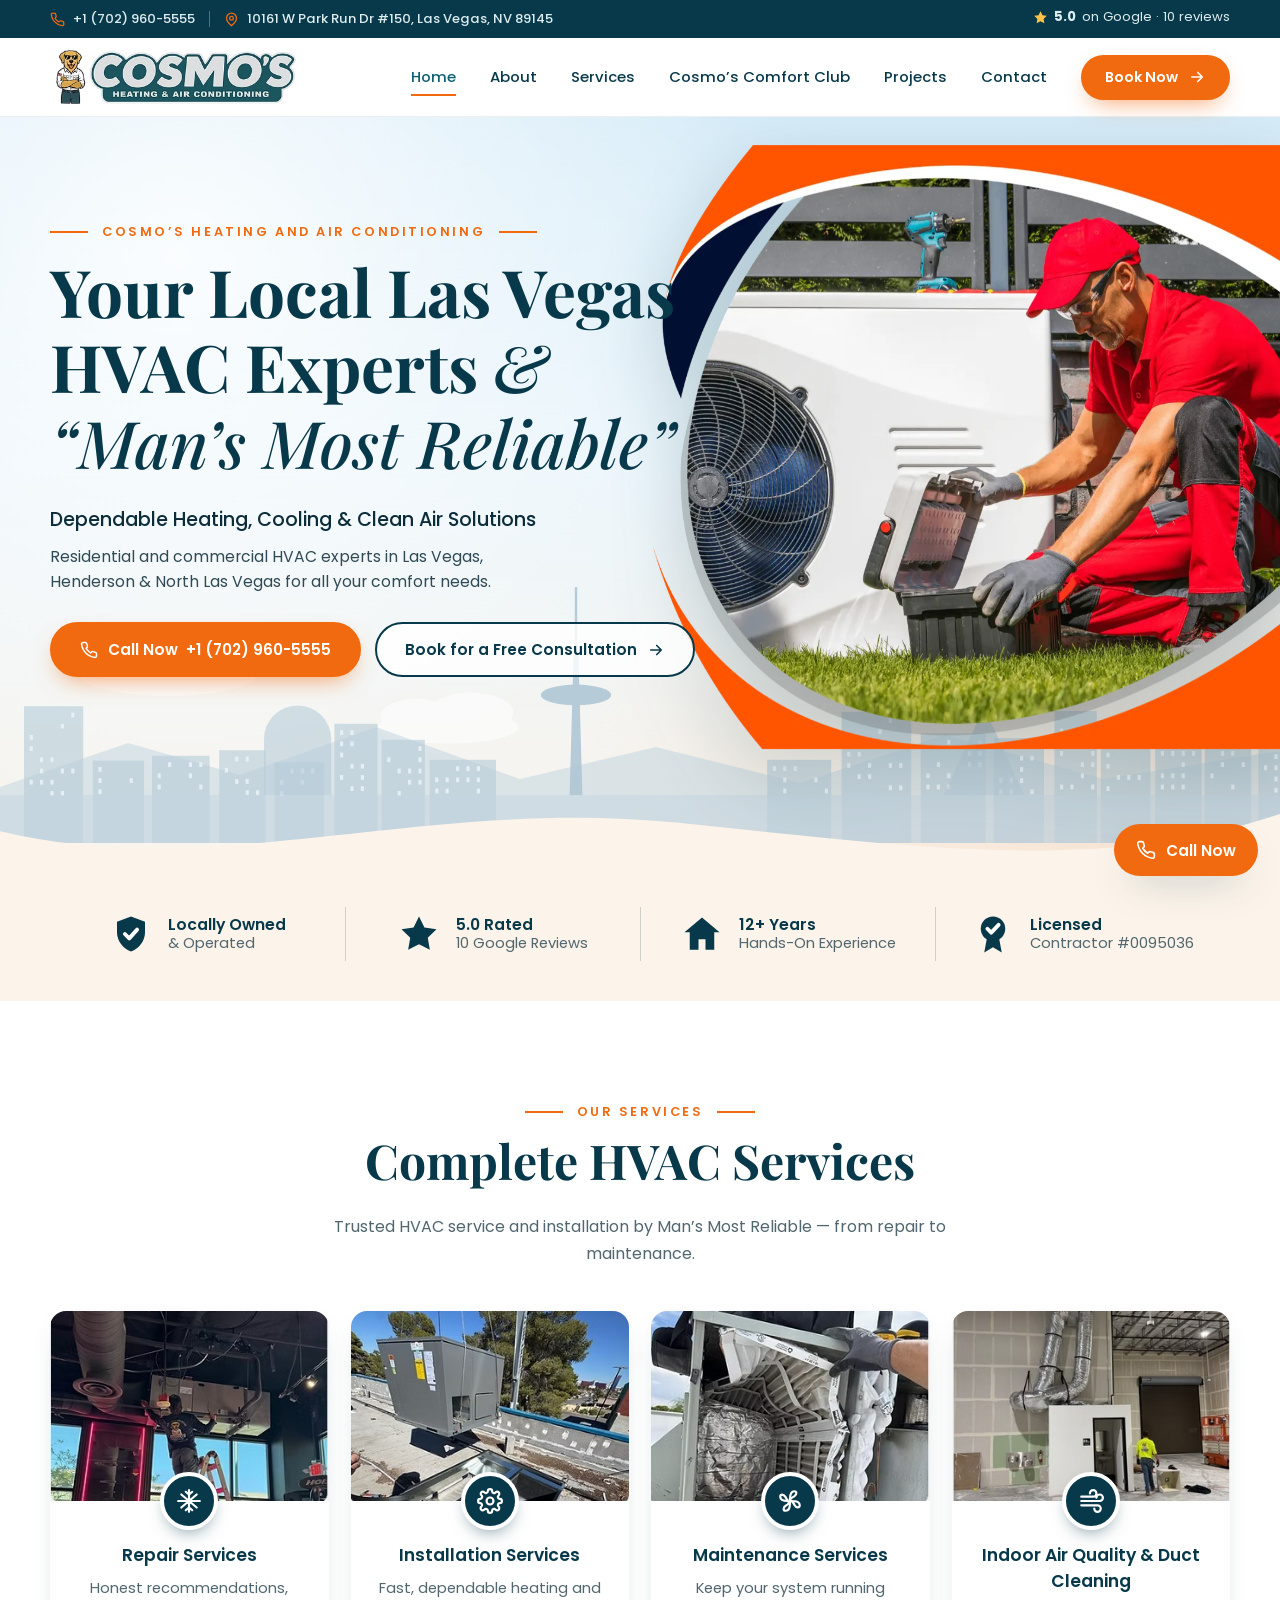
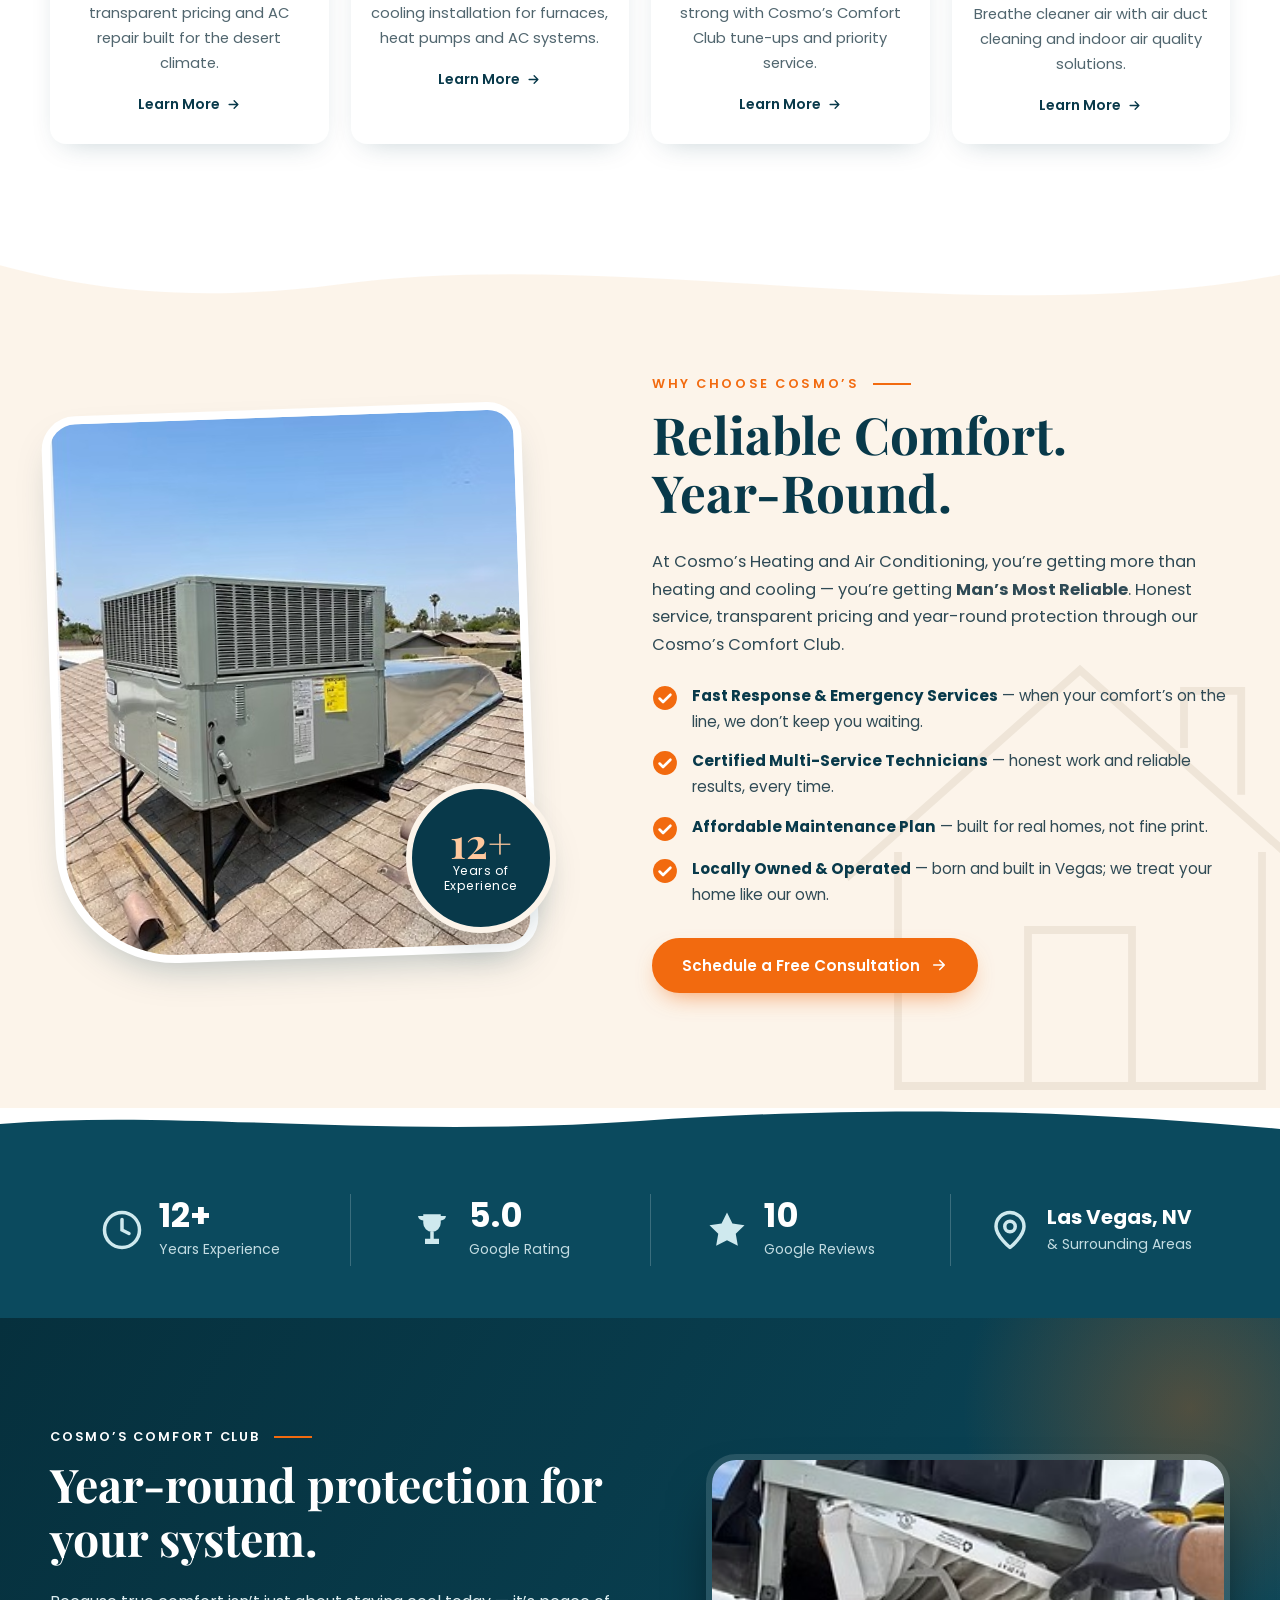
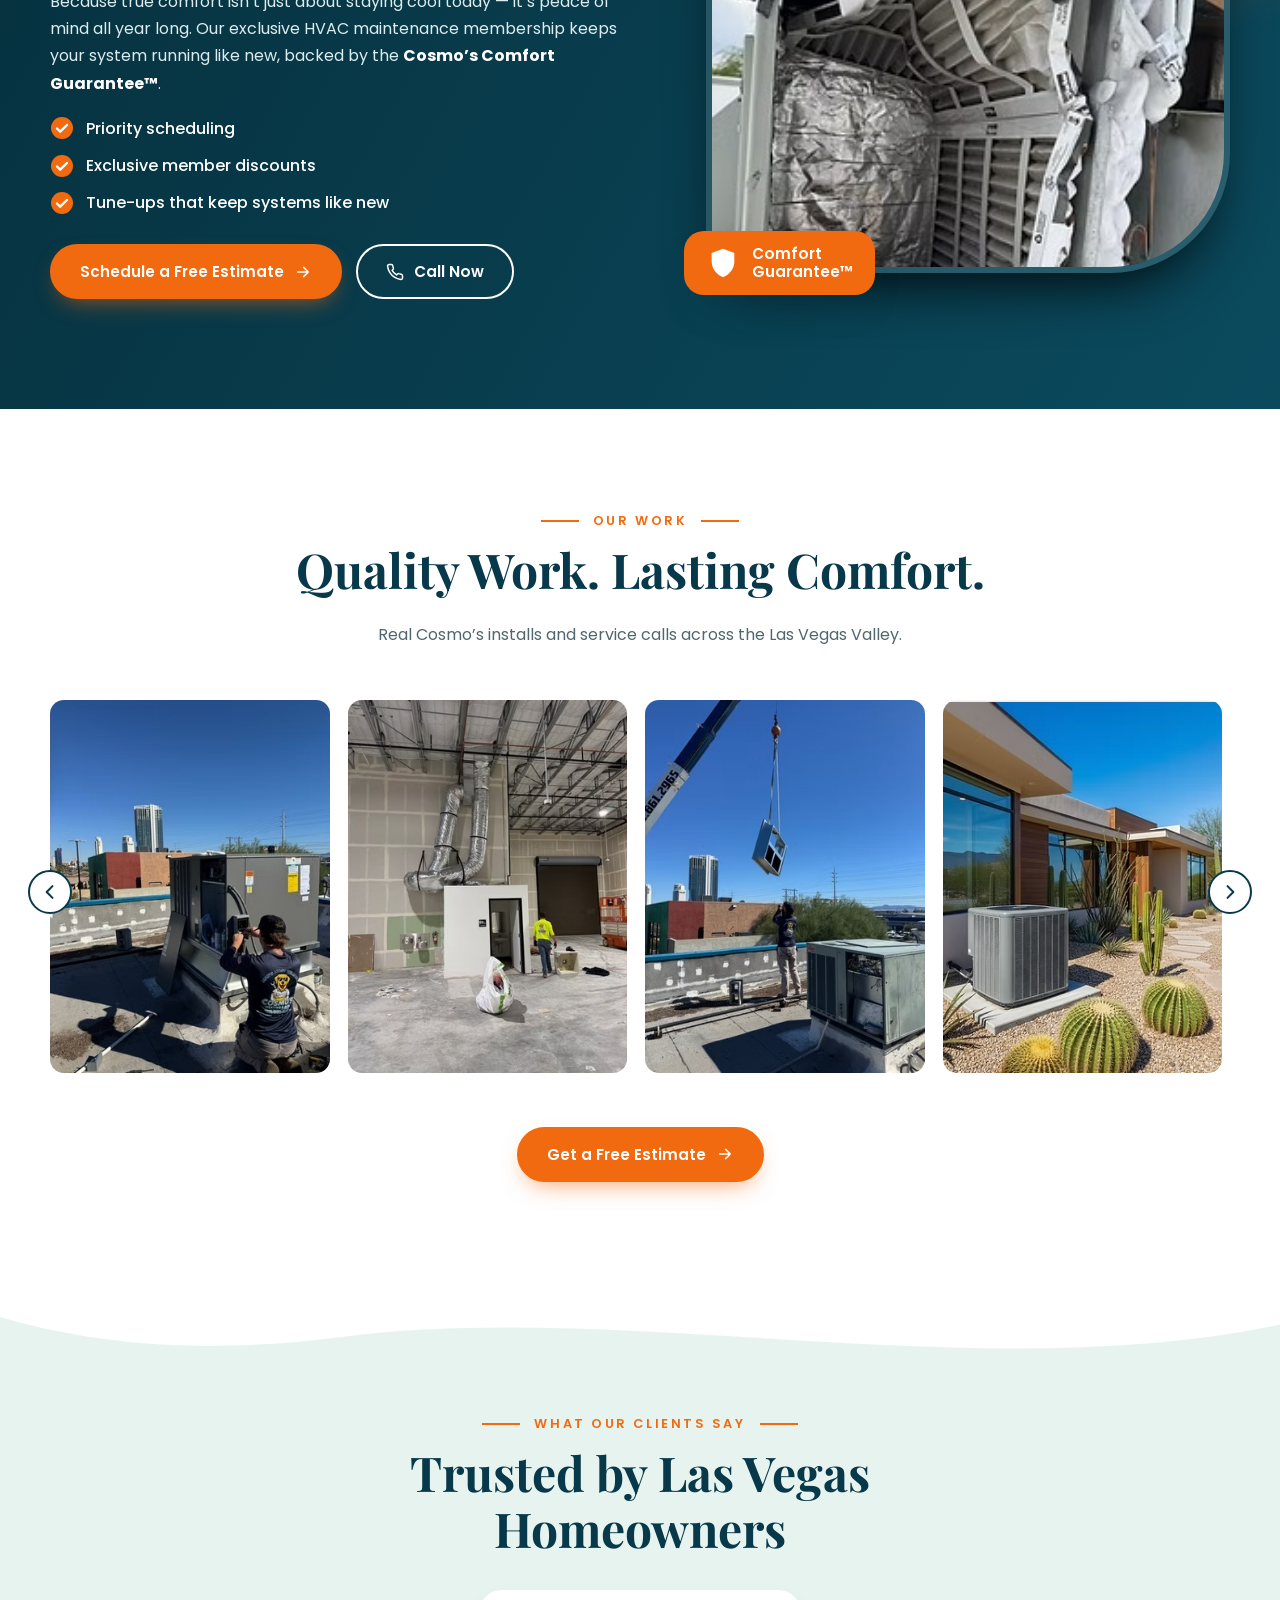
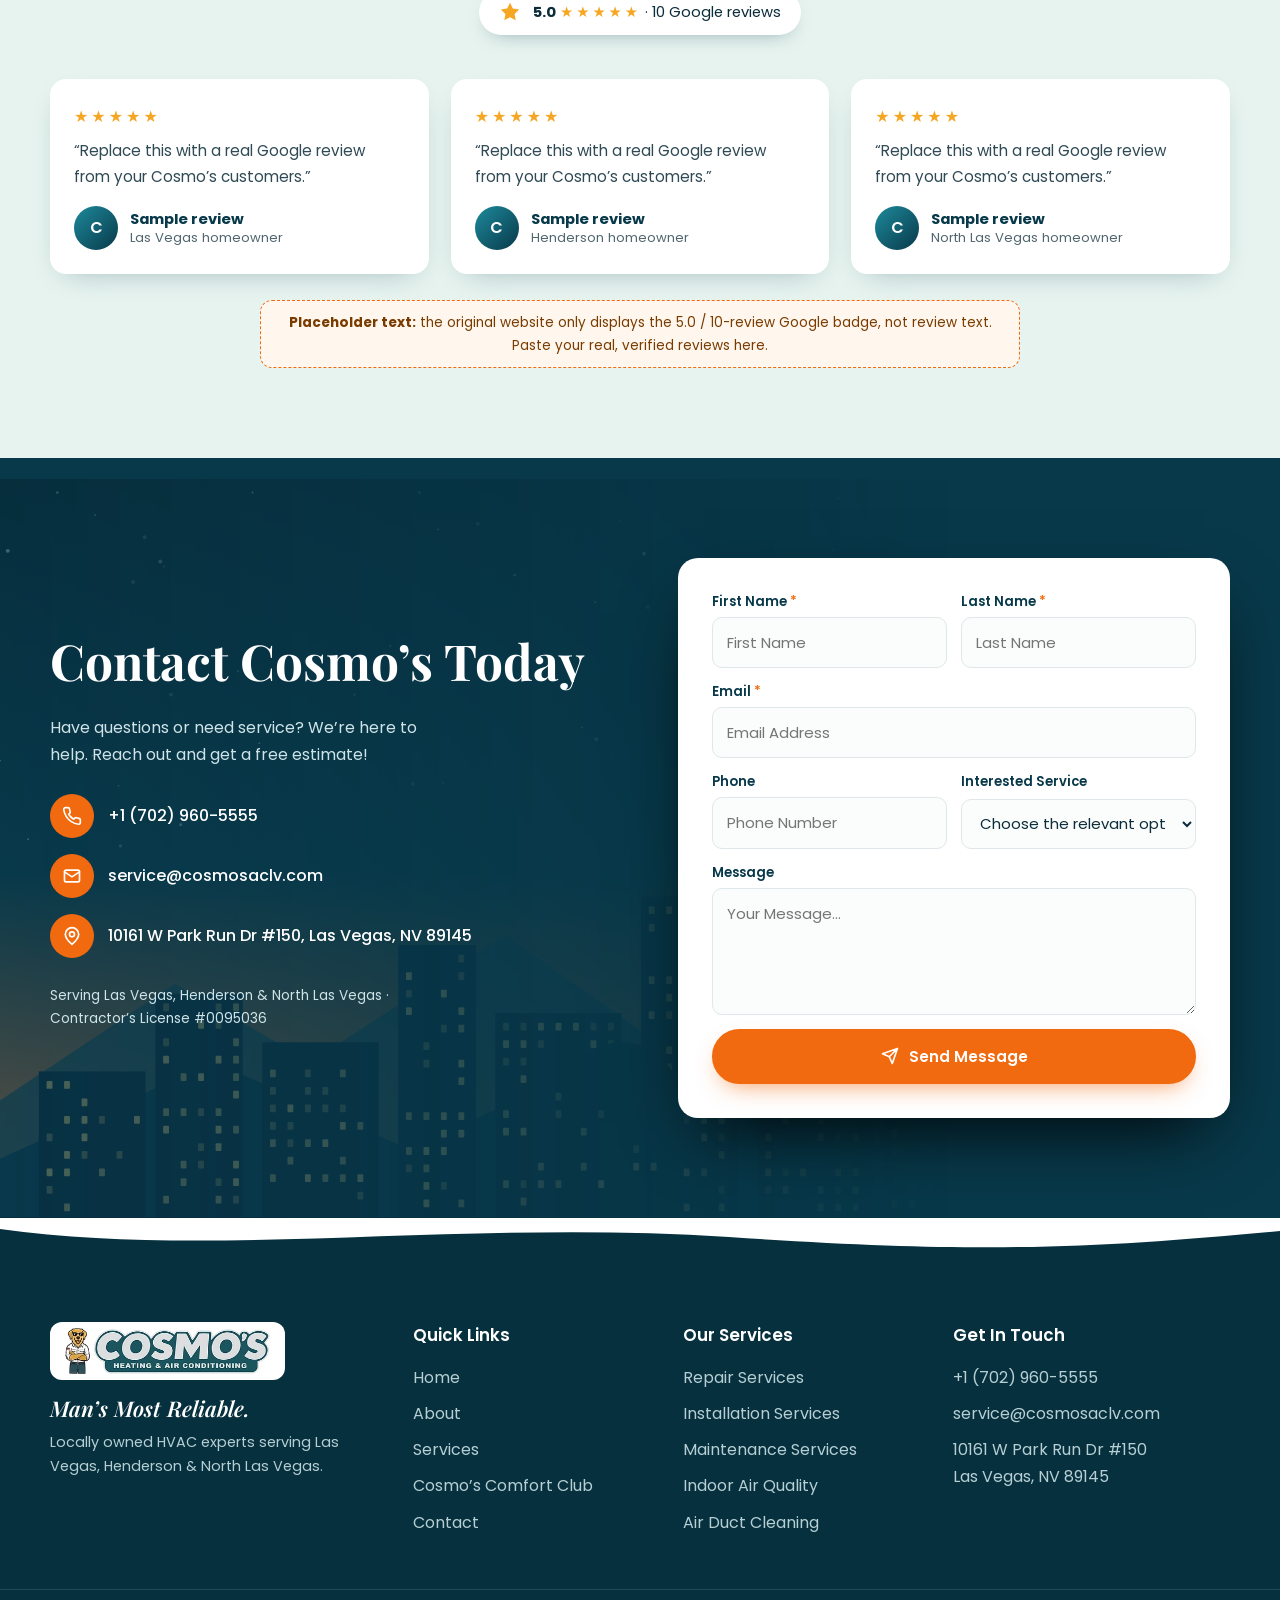
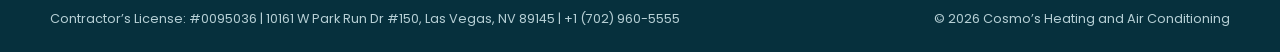
<file: index.html>
<!DOCTYPE html>
<html lang="en-US" class="no-js">
<head>
<meta charset="utf-8">
<meta name="viewport" content="width=device-width, initial-scale=1">
<title>AC Repair Las Vegas | Cosmo’s Heating &amp; Air Conditioning</title>
<meta name="description" content="Locally owned AC repair, heating, installation &amp; maintenance in Las Vegas, Henderson &amp; North Las Vegas. Comfort Guarantee™. Call (702) 960-5555.">
<link rel="canonical" href="https://www.cosmosaclv.com/">
<meta name="robots" content="index, follow, max-image-preview:large">
<meta name="theme-color" content="#0b4a5e">
<meta name="geo.region" content="US-NV"><meta name="geo.placename" content="Las Vegas">
<meta property="og:type" content="website"><meta property="og:site_name" content="Cosmo's Heating and Air Conditioning">
<meta property="og:title" content="AC Repair Las Vegas | Cosmo’s Heating &amp; Air Conditioning">
<meta property="og:description" content="Your Home's Most Reliable HVAC Partner | Las Vegas | Air Conditioning &amp; Heating">
<meta property="og:url" content="https://www.cosmosaclv.com/">
<meta property="og:image" content="https://static.wixstatic.com/media/8b2153_b9d178d994244cc1b9a9e0832935fe7a%7Emv2.png/v1/fit/w_2500,h_1330,al_c/8b2153_b9d178d994244cc1b9a9e0832935fe7a%7Emv2.png">
<meta name="twitter:card" content="summary_large_image">
<link rel="icon" href="assets/images/favicon.svg" type="image/svg+xml">
<link rel="preconnect" href="https://fonts.googleapis.com"><link rel="preconnect" href="https://fonts.gstatic.com" crossorigin>
<link rel="preconnect" href="https://static.wixstatic.com" crossorigin>
<link rel="stylesheet" href="https://fonts.googleapis.com/css2?family=Playfair+Display:ital,wght@0,600;0,700;1,500;1,600&family=Poppins:wght@400;500;600&display=swap">
<link rel="preload" as="image" href="assets/images/hero-technician.webp" fetchpriority="high">
<link rel="stylesheet" href="style.css">
<script type="application/ld+json">
{"@context":"https://schema.org","@type":["HVACBusiness","LocalBusiness"],"name":"Cosmo's Heating and Air Conditioning","url":"https://www.cosmosaclv.com/","telephone":"+1-702-960-5555","email":"service@cosmosaclv.com","slogan":"Man's Most Reliable","image":"https://static.wixstatic.com/media/8b2153_b9d178d994244cc1b9a9e0832935fe7a%7Emv2.png/v1/fit/w_2500,h_1330,al_c/8b2153_b9d178d994244cc1b9a9e0832935fe7a%7Emv2.png","address":{"@type":"PostalAddress","streetAddress":"10161 W Park Run Dr #150","addressLocality":"Las Vegas","addressRegion":"NV","postalCode":"89145","addressCountry":"US"},"areaServed":[{"@type":"City","name":"Las Vegas"},{"@type":"City","name":"Henderson"},{"@type":"City","name":"North Las Vegas"}],"identifier":{"@type":"PropertyValue","name":"Nevada Contractor's License","value":"0095036"},"knowsAbout":["AC repair","AC installation","Heating repair","HVAC maintenance","Indoor air quality","Air duct cleaning"]}
</script>
</head>
<body>

<!-- SVG icon sprite -->
<svg width="0" height="0" style="position:absolute" aria-hidden="true" focusable="false">
  <symbol id="i-phone" viewBox="0 0 24 24"><path fill="none" stroke="currentColor" stroke-width="2" stroke-linecap="round" stroke-linejoin="round" d="M22 16.9v3a2 2 0 0 1-2.2 2 19.8 19.8 0 0 1-8.6-3.1 19.5 19.5 0 0 1-6-6A19.8 19.8 0 0 1 2.1 4.2 2 2 0 0 1 4.1 2h3a2 2 0 0 1 2 1.7c.1 1 .4 1.9.7 2.8a2 2 0 0 1-.5 2.1L8.1 9.9a16 16 0 0 0 6 6l1.3-1.3a2 2 0 0 1 2.1-.4c.9.3 1.8.6 2.8.7a2 2 0 0 1 1.7 2z"/></symbol>
  <symbol id="i-pin" viewBox="0 0 24 24"><path fill="none" stroke="currentColor" stroke-width="2" stroke-linecap="round" stroke-linejoin="round" d="M12 22s8-6.5 8-12a8 8 0 1 0-16 0c0 5.5 8 12 8 12z"/><circle cx="12" cy="10" r="3" fill="none" stroke="currentColor" stroke-width="2"/></symbol>
  <symbol id="i-mail" viewBox="0 0 24 24"><rect x="3" y="5" width="18" height="14" rx="2" fill="none" stroke="currentColor" stroke-width="2"/><path d="m3 7 9 6 9-6" fill="none" stroke="currentColor" stroke-width="2" stroke-linecap="round"/></symbol>
  <symbol id="i-star" viewBox="0 0 24 24"><path fill="currentColor" d="m12 2 3.1 6.3 6.9 1-5 4.9 1.2 6.8L12 17.8 5.8 21l1.2-6.8-5-4.9 6.9-1z"/></symbol>
  <symbol id="i-shield" viewBox="0 0 24 24"><path fill="currentColor" d="M12 2 4 5v6c0 5 3.4 9.4 8 11 4.6-1.6 8-6 8-11V5z"/><path d="m8.5 12 2.5 2.5 4.5-5" fill="none" stroke="#fff" stroke-width="2.2" stroke-linecap="round" stroke-linejoin="round"/></symbol>
  <symbol id="i-house" viewBox="0 0 24 24"><path fill="currentColor" d="M12 2.5 2 11h3v10h5v-6h4v6h5V11h3z"/></symbol>
  <symbol id="i-check" viewBox="0 0 24 24"><circle cx="12" cy="12" r="11" fill="currentColor"/><path d="m7 12.5 3.2 3.2L17 9" fill="none" stroke="#fff" stroke-width="2.4" stroke-linecap="round" stroke-linejoin="round"/></symbol>
  <symbol id="i-snow" viewBox="0 0 24 24"><path fill="none" stroke="currentColor" stroke-width="2" stroke-linecap="round" d="M12 2v20M4.9 6l14.2 12M19.1 6 4.9 18M2 12h20M9 3.5l3 2.5 3-2.5M9 20.5l3-2.5 3 2.5"/></symbol>
  <symbol id="i-gear" viewBox="0 0 24 24"><circle cx="12" cy="12" r="3.2" fill="none" stroke="currentColor" stroke-width="2"/><path fill="none" stroke="currentColor" stroke-width="2" stroke-linecap="round" stroke-linejoin="round" d="M19.4 15a1.7 1.7 0 0 0 .3 1.9l.1.1a2 2 0 1 1-2.8 2.8l-.1-.1a1.7 1.7 0 0 0-1.9-.3 1.7 1.7 0 0 0-1 1.5V21a2 2 0 1 1-4 0v-.1a1.7 1.7 0 0 0-1.1-1.5 1.7 1.7 0 0 0-1.9.3l-.1.1a2 2 0 1 1-2.8-2.8l.1-.1a1.7 1.7 0 0 0 .3-1.9 1.7 1.7 0 0 0-1.5-1H3a2 2 0 1 1 0-4h.1a1.7 1.7 0 0 0 1.5-1.1 1.7 1.7 0 0 0-.3-1.9l-.1-.1a2 2 0 1 1 2.8-2.8l.1.1a1.7 1.7 0 0 0 1.9.3H9a1.7 1.7 0 0 0 1-1.5V3a2 2 0 1 1 4 0v.1a1.7 1.7 0 0 0 1 1.5 1.7 1.7 0 0 0 1.9-.3l.1-.1a2 2 0 1 1 2.8 2.8l-.1.1a1.7 1.7 0 0 0-.3 1.9V9a1.7 1.7 0 0 0 1.5 1H21a2 2 0 1 1 0 4h-.1a1.7 1.7 0 0 0-1.5 1z"/></symbol>
  <symbol id="i-fan" viewBox="0 0 24 24"><circle cx="12" cy="12" r="1.8" fill="currentColor"/><path fill="none" stroke="currentColor" stroke-width="2" stroke-linecap="round" stroke-linejoin="round" d="M12 10.2C12 6 13 3 16 3c2.5 0 2.5 3 0 4.6-1.2.7-2.600 1.500-4 2.600M13.800 12c4.200 0 7.200 1 7.200 4 0 2.500-3 2.500-4.600 0-.7-1.200-1.500-2.600-2.600-4M12 13.800c0 4.200-1 7.200-4 7.200-2.500 0-2.500-3 0-4.600 1.200-.7 2.600-1.500 2.600-2.600M10.200 12C6 12 3 11 3 8c0-2.500 3-2.500 4.600 0 .7 1.200 1.500 2.600 2.600 4"/></symbol>
  <symbol id="i-wind" viewBox="0 0 24 24"><path fill="none" stroke="currentColor" stroke-width="2" stroke-linecap="round" d="M3 8h11a3 3 0 1 0-3-3M3 16h15a3 3 0 1 1-3 3M3 12h17a3 3 0 1 0-3-3"/></symbol>
  <symbol id="i-calendar" viewBox="0 0 24 24"><rect x="3" y="4" width="18" height="17" rx="2" fill="none" stroke="currentColor" stroke-width="2"/><path d="M3 9h18M8 2v4M16 2v4" fill="none" stroke="currentColor" stroke-width="2" stroke-linecap="round"/></symbol>
  <symbol id="i-arrow" viewBox="0 0 24 24"><path d="M5 12h14m-6-6 6 6-6 6" fill="none" stroke="currentColor" stroke-width="2.2" stroke-linecap="round" stroke-linejoin="round"/></symbol>
  <symbol id="i-left" viewBox="0 0 24 24"><path d="m15 5-7 7 7 7" fill="none" stroke="currentColor" stroke-width="2.4" stroke-linecap="round" stroke-linejoin="round"/></symbol>
  <symbol id="i-right" viewBox="0 0 24 24"><path d="m9 5 7 7-7 7" fill="none" stroke="currentColor" stroke-width="2.4" stroke-linecap="round" stroke-linejoin="round"/></symbol>
  <symbol id="i-trophy" viewBox="0 0 24 24"><path fill="currentColor" d="M7 3h10v5a5 5 0 0 1-10 0zM4 4h3v2.500A3 3 0 0 1 4 4zm16 0h-3v2.500A3 3 0 0 0 20 4zM11 13h2v4h3v3H8v-3h3z"/></symbol>
  <symbol id="i-badge" viewBox="0 0 24 24"><circle cx="12" cy="9" r="7" fill="currentColor"/><path d="m8.500 14.500-1.500 8 5-3 5 3-1.500-8" fill="currentColor"/><path d="m8.800 9 2.200 2.200 4.200-4.400" fill="none" stroke="#fff" stroke-width="2.200" stroke-linecap="round" stroke-linejoin="round"/></symbol>
  <symbol id="i-clock" viewBox="0 0 24 24"><circle cx="12" cy="12" r="10" fill="none" stroke="currentColor" stroke-width="2"/><path d="M12 6v6l4 2" fill="none" stroke="currentColor" stroke-width="2" stroke-linecap="round"/></symbol>
  <symbol id="i-send" viewBox="0 0 24 24"><path d="m22 2-11 11M22 2l-7 20-4-9-9-4z" fill="none" stroke="currentColor" stroke-width="2.200" stroke-linecap="round" stroke-linejoin="round"/></symbol>
</svg>

<a class="skip" href="#main">Skip to main content</a>
<div class="progress" aria-hidden="true"></div>

<!-- TOP BAR -->
<div class="topbar">
  <div class="wrap topbar__in">
    <div class="topbar__l">
      <a href="tel:+17029605555"><svg class="ic"><use href="#i-phone"/></svg>+1 (702) 960-5555</a>
      <span class="sep" aria-hidden="true"></span>
      <a href="https://www.google.com/maps/search/?api=1&amp;query=10161+W+Park+Run+Dr+%23150,+Las+Vegas,+NV+89145" target="_blank" rel="noopener"><svg class="ic"><use href="#i-pin"/></svg>10161 W Park Run Dr #150, Las Vegas, NV 89145</a>
    </div>
    <div class="topbar__r"><span class="g-rate"><svg class="ic"><use href="#i-star"/></svg><b>5.0</b> on Google · 10 reviews</span></div>
  </div>
</div>

<!-- HEADER -->
<header class="header" id="top">
  <div class="wrap header__in">
    <a class="brand" href="#top" aria-label="Cosmo's Heating &amp; Air Conditioning — home">
      <img src="assets/images/logo.png" alt="Cosmo's Heating &amp; Air Conditioning logo" width="196" height="51" fetchpriority="high">
    </a>
    <nav id="nav" class="nav" aria-label="Main navigation">
      <a href="#top" class="is-active">Home</a>
      <a href="about.html">About</a>
      <a href="services.html">Services</a>
      <a href="comfort-club.html">Cosmo’s Comfort Club</a>
      <a href="#work">Projects</a>
      <a href="#contact">Contact</a>
      <a class="btn btn--sm nav__book" href="https://book.housecallpro.com/book/Cosmos-Heating--Air-Conditioning/5dd6087d1c134f25b5e4cfb80da8b594?v2=true" target="_blank" rel="noopener">Book Now <svg class="ic"><use href="#i-arrow"/></svg></a>
    </nav>
    <a class="btn btn--sm header__book" href="https://book.housecallpro.com/book/Cosmos-Heating--Air-Conditioning/5dd6087d1c134f25b5e4cfb80da8b594?v2=true" target="_blank" rel="noopener">Book Now <svg class="ic"><use href="#i-arrow"/></svg></a>
    <button class="burger" aria-expanded="false" aria-controls="nav" aria-label="Open menu"><span></span></button>
  </div>
</header>

<main id="main">

<!-- HERO -->
<section class="hero" aria-labelledby="hero-title">
  <div class="wrap hero__in">
    <div class="hero__copy">
      <p class="eyebrow eyebrow--lines eyebrow--start reveal">Cosmo’s Heating and Air Conditioning</p>
      <h1 id="hero-title" class="reveal" style="--d:.08s">Your Local Las Vegas <br>HVAC Experts <em>&amp; “Man’s Most Reliable”</em></h1>
      <p class="hero__sub reveal" style="--d:.16s">Dependable Heating, Cooling &amp; Clean Air Solutions<br><span>Residential and commercial HVAC experts in Las Vegas, Henderson &amp; North Las Vegas for all your comfort needs.</span></p>
      <div class="hero__cta reveal" style="--d:.24s">
        <a class="btn" href="tel:+17029605555"><svg class="ic"><use href="#i-phone"/></svg>Call Now&nbsp; +1 (702) 960-5555</a>
        <a class="btn btn--outline" href="https://book.housecallpro.com/book/Cosmos-Heating--Air-Conditioning/5dd6087d1c134f25b5e4cfb80da8b594?v2=true" target="_blank" rel="noopener">Book for a Free Consultation <svg class="ic"><use href="#i-arrow"/></svg></a>
      </div>
    </div>
    <figure class="hero__art reveal" data-from="right" style="--d:.15s">
      <img class="parallax" data-speed="0.05" src="assets/images/hero-technician.webp" alt="Cosmo’s HVAC technician servicing an outdoor air conditioning unit" width="1080" height="1018" fetchpriority="high" decoding="async">
    </figure>
  </div>
  <svg class="wave wave--cream" viewBox="0 0 1440 90" preserveAspectRatio="none" aria-hidden="true"><path d="M0 40C240 100 480 0 760 30s480 60 680-10V90H0z"/></svg>
</section>

<!-- TRUST BAR -->
<section class="trustbar" aria-label="Why customers trust Cosmo’s">
  <ul class="wrap trustbar__in">
    <li class="reveal"><svg class="ic ic--xl"><use href="#i-shield"/></svg><span><b>Locally Owned</b>&amp; Operated</span></li>
    <li class="reveal" style="--d:.07s"><svg class="ic ic--xl"><use href="#i-star"/></svg><span><b>5.0 Rated</b>10 Google Reviews</span></li>
    <li class="reveal" style="--d:.14s"><svg class="ic ic--xl"><use href="#i-house"/></svg><span><b>12+ Years</b>Hands-On Experience</span></li>
    <li class="reveal" style="--d:.21s"><svg class="ic ic--xl"><use href="#i-badge"/></svg><span><b>Licensed</b>Contractor #0095036</span></li>
  </ul>
</section>

<!-- SERVICES -->
<section class="section" id="services" aria-labelledby="svc-title">
  <div class="wrap">
    <header class="sec-head reveal">
      <p class="eyebrow eyebrow--lines">Our Services</p>
      <h2 id="svc-title">Complete HVAC Services</h2>
      <p>Trusted HVAC service and installation by Man’s Most Reliable — from repair to maintenance.</p>
    </header>
    <div class="cards">
      <article class="card reveal">
        <div class="card__img"><img src="assets/images/service-repair.jpg" data-hires="https://static.wixstatic.com/media/8b2153_36352a0da47b40718e5b14f1b922f320~mv2.jpeg/v1/fit/w_900,h_640,q_85/repair.jpeg" alt="Cosmo’s technician servicing a rooftop air conditioner" width="326" height="224" loading="lazy"></div>
        <span class="card__ic"><svg class="ic"><use href="#i-snow"/></svg></span>
        <h3>Repair Services</h3>
        <p>Honest recommendations, transparent pricing and AC repair built for the desert climate.</p>
        <a class="more" href="#contact">Learn More <svg class="ic"><use href="#i-arrow"/></svg></a>
      </article>
      <article class="card reveal" style="--d:.08s">
        <div class="card__img"><img src="assets/images/service-install.jpg" data-hires="https://static.wixstatic.com/media/8b2153_7dff9e0efb3e47e8b8143254b151e51c~mv2.png/v1/fit/w_900,h_640,q_85/install.jpg" alt="Commercial rooftop HVAC unit installation" width="322" height="224" loading="lazy"></div>
        <span class="card__ic"><svg class="ic"><use href="#i-gear"/></svg></span>
        <h3>Installation Services</h3>
        <p>Fast, dependable heating and cooling installation for furnaces, heat pumps and AC systems.</p>
        <a class="more" href="#contact">Learn More <svg class="ic"><use href="#i-arrow"/></svg></a>
      </article>
      <article class="card reveal" style="--d:.16s">
        <div class="card__img"><img src="assets/images/service-maintenance.jpg" data-hires="https://static.wixstatic.com/media/8b2153_7a7414a59d2b45fbbcd257a13241c9b9~mv2.jpeg/v1/fit/w_900,h_640,q_85/maintenance.jpeg" alt="HVAC technician replacing a filter during maintenance" width="323" height="224" loading="lazy"></div>
        <span class="card__ic"><svg class="ic"><use href="#i-fan"/></svg></span>
        <h3>Maintenance Services</h3>
        <p>Keep your system running strong with Cosmo’s Comfort Club tune-ups and priority service.</p>
        <a class="more" href="#comfort-club">Learn More <svg class="ic"><use href="#i-arrow"/></svg></a>
      </article>
      <article class="card reveal" style="--d:.24s">
        <div class="card__img"><img src="assets/images/gallery-2.jpg" data-hires="https://static.wixstatic.com/media/8b2153_fdfc5da3a2334a6694d8e72675592e4b~mv2.png/v1/fit/w_900,h_640,q_85/ducts.png" alt="Ductwork installed inside a commercial building" width="351" height="461" loading="lazy"></div>
        <span class="card__ic"><svg class="ic"><use href="#i-wind"/></svg></span>
        <h3>Indoor Air Quality &amp; Duct Cleaning</h3>
        <p>Breathe cleaner air with air duct cleaning and indoor air quality solutions.</p>
        <a class="more" href="#contact">Learn More <svg class="ic"><use href="#i-arrow"/></svg></a>
      </article>
    </div>
  </div>
</section>

<!-- ABOUT / WHY CHOOSE -->
<section class="about" id="about" aria-labelledby="about-title">
  <svg class="wave wave--top" viewBox="0 0 1440 80" preserveAspectRatio="none" aria-hidden="true"><path d="M0 0h1440v30C1100 90 700 0 380 40 200 62 80 40 0 20z"/></svg>
  <div class="wrap about__in">
    <div class="about__media reveal" data-from="left">
      <div class="about__photo"><img src="assets/images/rooftop-install.jpg" data-hires="https://static.wixstatic.com/media/8b2153_577c37d06183446a8fd7dc5ae8c600b8~mv2.jpeg/v1/fit/w_1000,h_1300,q_85/rooftop.jpeg" alt="Rooftop air conditioning unit installed by Cosmo’s" width="380" height="507" loading="lazy"></div>
      <div class="badge-years"><b data-count="12" data-suffix="+">12+</b><span>Years of<br>Experience</span></div>
    </div>
    <div class="about__copy reveal" data-from="right">
      <p class="eyebrow eyebrow--lines eyebrow--left">Why Choose Cosmo’s</p>
      <h2 id="about-title">Reliable Comfort.<br>Year-Round.</h2>
      <p class="lead">At Cosmo’s Heating and Air Conditioning, you’re getting more than heating and cooling — you’re getting <strong>Man’s Most Reliable</strong>. Honest service, transparent pricing and year-round protection through our Cosmo’s Comfort Club.</p>
      <ul class="checks">
        <li><svg class="ic"><use href="#i-check"/></svg><span><b>Fast Response &amp; Emergency Services</b> — when your comfort’s on the line, we don’t keep you waiting.</span></li>
        <li><svg class="ic"><use href="#i-check"/></svg><span><b>Certified Multi-Service Technicians</b> — honest work and reliable results, every time.</span></li>
        <li><svg class="ic"><use href="#i-check"/></svg><span><b>Affordable Maintenance Plan</b> — built for real homes, not fine print.</span></li>
        <li><svg class="ic"><use href="#i-check"/></svg><span><b>Locally Owned &amp; Operated</b> — born and built in Vegas; we treat your home like our own.</span></li>
      </ul>
      <a class="btn" href="https://book.housecallpro.com/book/Cosmos-Heating--Air-Conditioning/5dd6087d1c134f25b5e4cfb80da8b594?v2=true" target="_blank" rel="noopener">Schedule a Free Consultation <svg class="ic"><use href="#i-arrow"/></svg></a>
    </div>
  </div>
</section>

<!-- STATS -->
<section class="stats" aria-label="Cosmo’s by the numbers">
  <svg class="wave wave--stats-top" viewBox="0 0 1440 40" preserveAspectRatio="none" aria-hidden="true"><path d="M0 40V15C200 0 420 30 720 12s520-8 720 8v20z"/></svg>
  <ul class="wrap stats__in">
    <li class="reveal"><svg class="ic ic--xl"><use href="#i-clock"/></svg><div><b data-count="12" data-suffix="+">12+</b><span>Years Experience</span></div></li>
    <li class="reveal" style="--d:.08s"><svg class="ic ic--xl"><use href="#i-trophy"/></svg><div><b data-count="5" data-decimals="1">5.0</b><span>Google Rating</span></div></li>
    <li class="reveal" style="--d:.16s"><svg class="ic ic--xl"><use href="#i-star"/></svg><div><b data-count="10">10</b><span>Google Reviews</span></div></li>
    <li class="reveal" style="--d:.24s"><svg class="ic ic--xl"><use href="#i-pin"/></svg><div><b class="sm">Las Vegas, NV</b><span>&amp; Surrounding Areas</span></div></li>
  </ul>
</section>

<!-- COMFORT CLUB -->
<section class="club" id="comfort-club" aria-labelledby="club-title">
  <div class="wrap club__in">
    <div class="club__copy reveal" data-from="left">
      <p class="eyebrow eyebrow--lines eyebrow--left eyebrow--light">Cosmo’s Comfort Club</p>
      <h2 id="club-title">Year-round protection for your system.</h2>
      <p>Because true comfort isn’t just about staying cool today — it’s peace of mind all year long. Our exclusive HVAC maintenance membership keeps your system running like new, backed by the <strong>Cosmo’s Comfort Guarantee™</strong>.</p>
      <ul class="club__perks">
        <li><svg class="ic"><use href="#i-check"/></svg>Priority scheduling</li>
        <li><svg class="ic"><use href="#i-check"/></svg>Exclusive member discounts</li>
        <li><svg class="ic"><use href="#i-check"/></svg>Tune-ups that keep systems like new</li>
      </ul>
      <div class="club__cta">
        <a class="btn" href="https://book.housecallpro.com/book/Cosmos-Heating--Air-Conditioning/5dd6087d1c134f25b5e4cfb80da8b594?v2=true" target="_blank" rel="noopener">Schedule a Free Estimate <svg class="ic"><use href="#i-arrow"/></svg></a>
        <a class="btn btn--outline" href="tel:+17029605555"><svg class="ic"><use href="#i-phone"/></svg>Call Now</a>
      </div>
    </div>
    <div class="club__media reveal" data-from="right">
      <img src="assets/images/service-maintenance.jpg" data-hires="https://static.wixstatic.com/media/8b2153_7a7414a59d2b45fbbcd257a13241c9b9~mv2.jpeg/v1/fit/w_1000,h_760,q_85/club.jpeg" alt="Technician performing a Comfort Club maintenance tune-up" width="323" height="224" loading="lazy">
      <div class="club__seal"><svg class="ic ic--xl"><use href="#i-shield"/></svg><span>Comfort<br>Guarantee™</span></div>
    </div>
  </div>
</section>

<!-- PROJECTS -->
<section class="section" id="work" aria-labelledby="work-title">
  <div class="wrap">
    <header class="sec-head reveal">
      <p class="eyebrow eyebrow--lines">Our Work</p>
      <h2 id="work-title">Quality Work. Lasting Comfort.</h2>
      <p>Real Cosmo’s installs and service calls across the Las Vegas Valley.</p>
    </header>
    <div class="carousel reveal">
      <button class="car-btn car-btn--prev" aria-label="Previous projects"><svg class="ic"><use href="#i-left"/></svg></button>
      <ul class="track" tabindex="0" aria-label="Project photo carousel">
        <li><button class="shot" data-caption="Rooftop unit service — Las Vegas"><img src="assets/images/gallery-1.jpg" data-hires="https://static.wixstatic.com/media/8b2153_ee23ab066bd941278ca37fd11207edac~mv2.png/v1/fit/w_1000,h_1300,q_90/gallery1.png" alt="Cosmo’s technician servicing a rooftop HVAC unit" width="349" height="461" loading="lazy"></button></li>
        <li><button class="shot" data-caption="Commercial ductwork installation"><img src="assets/images/gallery-2.jpg" data-hires="https://static.wixstatic.com/media/8b2153_79a875624b0f41118d4cb4637f10ecaf~mv2.png/v1/fit/w_1000,h_1300,q_90/gallery2.png" alt="Commercial ductwork and HVAC equipment installation" width="351" height="461" loading="lazy"></button></li>
        <li><button class="shot" data-caption="Crane-lift rooftop installation"><img src="assets/images/gallery-3.jpg" data-hires="https://static.wixstatic.com/media/8b2153_fdfc5da3a2334a6694d8e72675592e4b~mv2.png/v1/fit/w_1000,h_1300,q_90/gallery3.png" alt="New HVAC unit being lifted by crane onto a rooftop" width="348" height="461" loading="lazy"></button></li>
        <li><button class="shot" data-caption="Residential AC installation"><img src="assets/images/home-ac.jpg" data-hires="https://static.wixstatic.com/media/8b2153_41e101c3eac14f27a0b27a0c3d480f15~mv2.jpg/v1/fit/w_1000,h_1000,q_90/home.jpg" alt="Air conditioner installed beside a modern desert home" width="402" height="402" loading="lazy"></button></li>
        <li><button class="shot" data-caption="Rooftop package unit"><img src="assets/images/rooftop-install.jpg" data-hires="https://static.wixstatic.com/media/8b2153_577c37d06183446a8fd7dc5ae8c600b8~mv2.jpeg/v1/fit/w_1000,h_1300,q_90/rooftop2.jpeg" alt="Rooftop package AC unit on a Las Vegas home" width="380" height="507" loading="lazy"></button></li>
        <li><button class="shot" data-caption="Indoor ceiling HVAC service"><img src="assets/images/service-repair.jpg" data-hires="https://static.wixstatic.com/media/8b2153_36352a0da47b40718e5b14f1b922f320~mv2.jpeg/v1/fit/w_1000,h_700,q_90/repair2.jpeg" alt="Technician working on ceiling-mounted HVAC equipment" width="326" height="224" loading="lazy"></button></li>
      </ul>
      <button class="car-btn car-btn--next" aria-label="Next projects"><svg class="ic"><use href="#i-right"/></svg></button>
    </div>
    <p class="center reveal"><a class="btn" href="#contact">Get a Free Estimate <svg class="ic"><use href="#i-arrow"/></svg></a></p>
  </div>
</section>

<!-- TESTIMONIALS -->
<section class="reviews" id="reviews" aria-labelledby="rev-title">
  <svg class="wave wave--top wave--mint" viewBox="0 0 1440 60" preserveAspectRatio="none" aria-hidden="true"><path d="M0 0h1440v20C1100 70 700 0 380 30 200 46 80 30 0 14z"/></svg>
  <div class="wrap">
    <header class="sec-head reveal">
      <p class="eyebrow eyebrow--lines">What Our Clients Say</p>
      <h2 id="rev-title">Trusted by Las Vegas Homeowners</h2>
      <a class="gbadge" href="https://www.google.com/search?q=Cosmo%27s+Heating+and+Air+Conditioning+Las+Vegas+reviews" target="_blank" rel="noopener">
        <svg class="ic"><use href="#i-star"/></svg><span><b>5.0</b> <span class="stars" aria-hidden="true">★★★★★</span> · 10 Google reviews</span>
      </a>
    </header>
    <div class="rev-grid">
      <figure class="rev reveal"><span class="stars" role="img" aria-label="5 out of 5 stars">★★★★★</span><blockquote>“Replace this with a real Google review from your Cosmo’s customers.”</blockquote><figcaption><i aria-hidden="true">C</i><span><b>Sample review</b>Las Vegas homeowner</span></figcaption></figure>
      <figure class="rev reveal" style="--d:.1s"><span class="stars" role="img" aria-label="5 out of 5 stars">★★★★★</span><blockquote>“Replace this with a real Google review from your Cosmo’s customers.”</blockquote><figcaption><i aria-hidden="true">C</i><span><b>Sample review</b>Henderson homeowner</span></figcaption></figure>
      <figure class="rev reveal" style="--d:.2s"><span class="stars" role="img" aria-label="5 out of 5 stars">★★★★★</span><blockquote>“Replace this with a real Google review from your Cosmo’s customers.”</blockquote><figcaption><i aria-hidden="true">C</i><span><b>Sample review</b>North Las Vegas homeowner</span></figcaption></figure>
    </div>
    <p class="notice" role="note"><strong>Placeholder text:</strong> the original website only displays the 5.0 / 10-review Google badge, not review text. Paste your real, verified reviews here.</p>
  </div>
</section>

<!-- CONTACT -->
<section class="contact" id="contact" aria-labelledby="contact-title">
  <div class="contact__bg" aria-hidden="true"><img class="parallax" data-speed="0.06" src="assets/images/hero-skyline-fallback.svg" data-hires="https://static.wixstatic.com/media/8b2153_74b5ddbd11684ed094554650dc03fad9~mv2.jpg/v1/fit/w_1600,h_1000,q_80/skyline2.jpg" alt="" width="1600" height="900" loading="lazy"></div>
  <div class="wrap contact__in">
    <div class="contact__copy reveal" data-from="left">
      <h2 id="contact-title">Contact Cosmo’s Today</h2>
      <p>Have questions or need service? We’re here to help. Reach out and get a free estimate!</p>
      <ul class="contact__list">
        <li><span class="cic"><svg class="ic"><use href="#i-phone"/></svg></span><a href="tel:+17029605555">+1 (702) 960-5555</a></li>
        <li><span class="cic"><svg class="ic"><use href="#i-mail"/></svg></span><a href="mailto:service@cosmosaclv.com">service@cosmosaclv.com</a></li>
        <li><span class="cic"><svg class="ic"><use href="#i-pin"/></svg></span><a href="https://www.google.com/maps/search/?api=1&amp;query=10161+W+Park+Run+Dr+%23150,+Las+Vegas,+NV+89145" target="_blank" rel="noopener">10161 W Park Run Dr #150, Las Vegas, NV 89145</a></li>
      </ul>
      <p class="contact__note">Serving Las Vegas, Henderson &amp; North Las Vegas · Contractor’s License #0095036</p>
    </div>
    <div class="formcard reveal" data-from="right">
      <form id="lead-form" novalidate aria-label="Contact form">
        <div class="row">
          <div class="field"><label for="fn">First Name <span aria-hidden="true">*</span></label><input id="fn" name="first_name" autocomplete="given-name" placeholder="First Name" required><span class="err" role="alert">Please enter your first name.</span></div>
          <div class="field"><label for="ln">Last Name <span aria-hidden="true">*</span></label><input id="ln" name="last_name" autocomplete="family-name" placeholder="Last Name" required><span class="err" role="alert">Please enter your last name.</span></div>
        </div>
        <div class="field"><label for="em">Email <span aria-hidden="true">*</span></label><input id="em" name="email" type="email" autocomplete="email" placeholder="Email Address" required><span class="err" role="alert">Please enter a valid email.</span></div>
        <div class="row">
          <div class="field"><label for="ph">Phone</label><input id="ph" name="phone" type="tel" inputmode="tel" autocomplete="tel" placeholder="Phone Number"><span class="err" role="alert">Please enter a valid phone number.</span></div>
          <div class="field"><label for="sv">Interested Service</label>
            <select id="sv" name="service"><option value="">Choose the relevant option</option><option>Repair Services</option><option>Installation Services</option><option>Maintenance Services</option><option>Cosmo’s Comfort Club</option><option>Indoor Air Quality</option><option>Air Duct Cleaning</option></select></div>
        </div>
        <div class="field"><label for="ms">Message</label><textarea id="ms" name="message" rows="4" placeholder="Your Message…"></textarea></div>
        <div class="hp" aria-hidden="true"><label>Leave blank <input name="website" tabindex="-1" autocomplete="off"></label></div>
        <button class="btn btn--block" type="submit"><svg class="ic"><use href="#i-send"/></svg>Send Message</button>
      </form>
      <div class="success" role="status" hidden><svg class="ic ic--xl"><use href="#i-check"/></svg><h3>Thanks for submitting!</h3><p>This is a demo form — connect it to your email or CRM (see README). For urgent service call <a href="tel:+17029605555">+1 (702) 960-5555</a>.</p></div>
    </div>
  </div>
</section>
</main>

<!-- FOOTER -->
<footer class="footer">
  <svg class="wave wave--footer" viewBox="0 0 1440 40" preserveAspectRatio="none" aria-hidden="true"><path d="M0 40V10C240 40 520 0 820 18s420 10 620-6v28z"/></svg>
  <div class="wrap footer__grid">
    <div class="footer__brand">
      <img src="assets/images/logo.png" alt="Cosmo’s Heating &amp; Air Conditioning" width="220" height="57" loading="lazy">
      <p class="tag">Man’s Most Reliable.</p>
      <p class="small">Locally owned HVAC experts serving Las Vegas, Henderson &amp; North Las Vegas.</p>
    </div>
    <nav aria-label="Quick links"><h3>Quick Links</h3><ul><li><a href="#top">Home</a></li><li><a href="about.html">About</a></li><li><a href="services.html">Services</a></li><li><a href="comfort-club.html">Cosmo’s Comfort Club</a></li><li><a href="#contact">Contact</a></li></ul></nav>
    <nav aria-label="Services"><h3>Our Services</h3><ul><li><a href="services.html#repair">Repair Services</a></li><li><a href="services.html#installation">Installation Services</a></li><li><a href="services.html#maintenance">Maintenance Services</a></li><li><a href="services.html#air-quality">Indoor Air Quality</a></li><li><a href="services.html#air-quality">Air Duct Cleaning</a></li></ul></nav>
    <div><h3>Get In Touch</h3><ul class="footer__contact"><li><a href="tel:+17029605555">+1 (702) 960-5555</a></li><li><a href="mailto:service@cosmosaclv.com">service@cosmosaclv.com</a></li><li>10161 W Park Run Dr #150<br>Las Vegas, NV 89145</li></ul></div>
  </div>
  <div class="footer__bar"><div class="wrap"><span>Contractor’s License: #0095036 | 10161 W Park Run Dr #150, Las Vegas, NV 89145 | +1 (702) 960-5555</span><span>© <span id="yr">2026</span> Cosmo’s Heating and Air Conditioning</span></div></div>
</footer>

<!-- STICKY CTAs -->
<a class="fab" href="tel:+17029605555" aria-label="Call Cosmo’s now"><svg class="ic"><use href="#i-phone"/></svg><span>Call Now</span></a>
<div class="mbar"><a class="mbar__call" href="tel:+17029605555"><svg class="ic"><use href="#i-phone"/></svg>Call Now</a><a class="mbar__book" href="https://book.housecallpro.com/book/Cosmos-Heating--Air-Conditioning/5dd6087d1c134f25b5e4cfb80da8b594?v2=true" target="_blank" rel="noopener"><svg class="ic"><use href="#i-calendar"/></svg>Book Now</a></div>

<!-- LIGHTBOX -->
<div class="lb" id="lightbox" role="dialog" aria-modal="true" aria-label="Project photo viewer" hidden>
  <button class="lb__x" aria-label="Close viewer">×</button>
  <button class="lb__nav lb__prev" aria-label="Previous photo"><svg class="ic"><use href="#i-left"/></svg></button>
  <figure><img alt="" width="800" height="600"><figcaption></figcaption></figure>
  <button class="lb__nav lb__next" aria-label="Next photo"><svg class="ic"><use href="#i-right"/></svg></button>
</div>

<script src="script.js" defer></script>
</body>
</html>
</file>
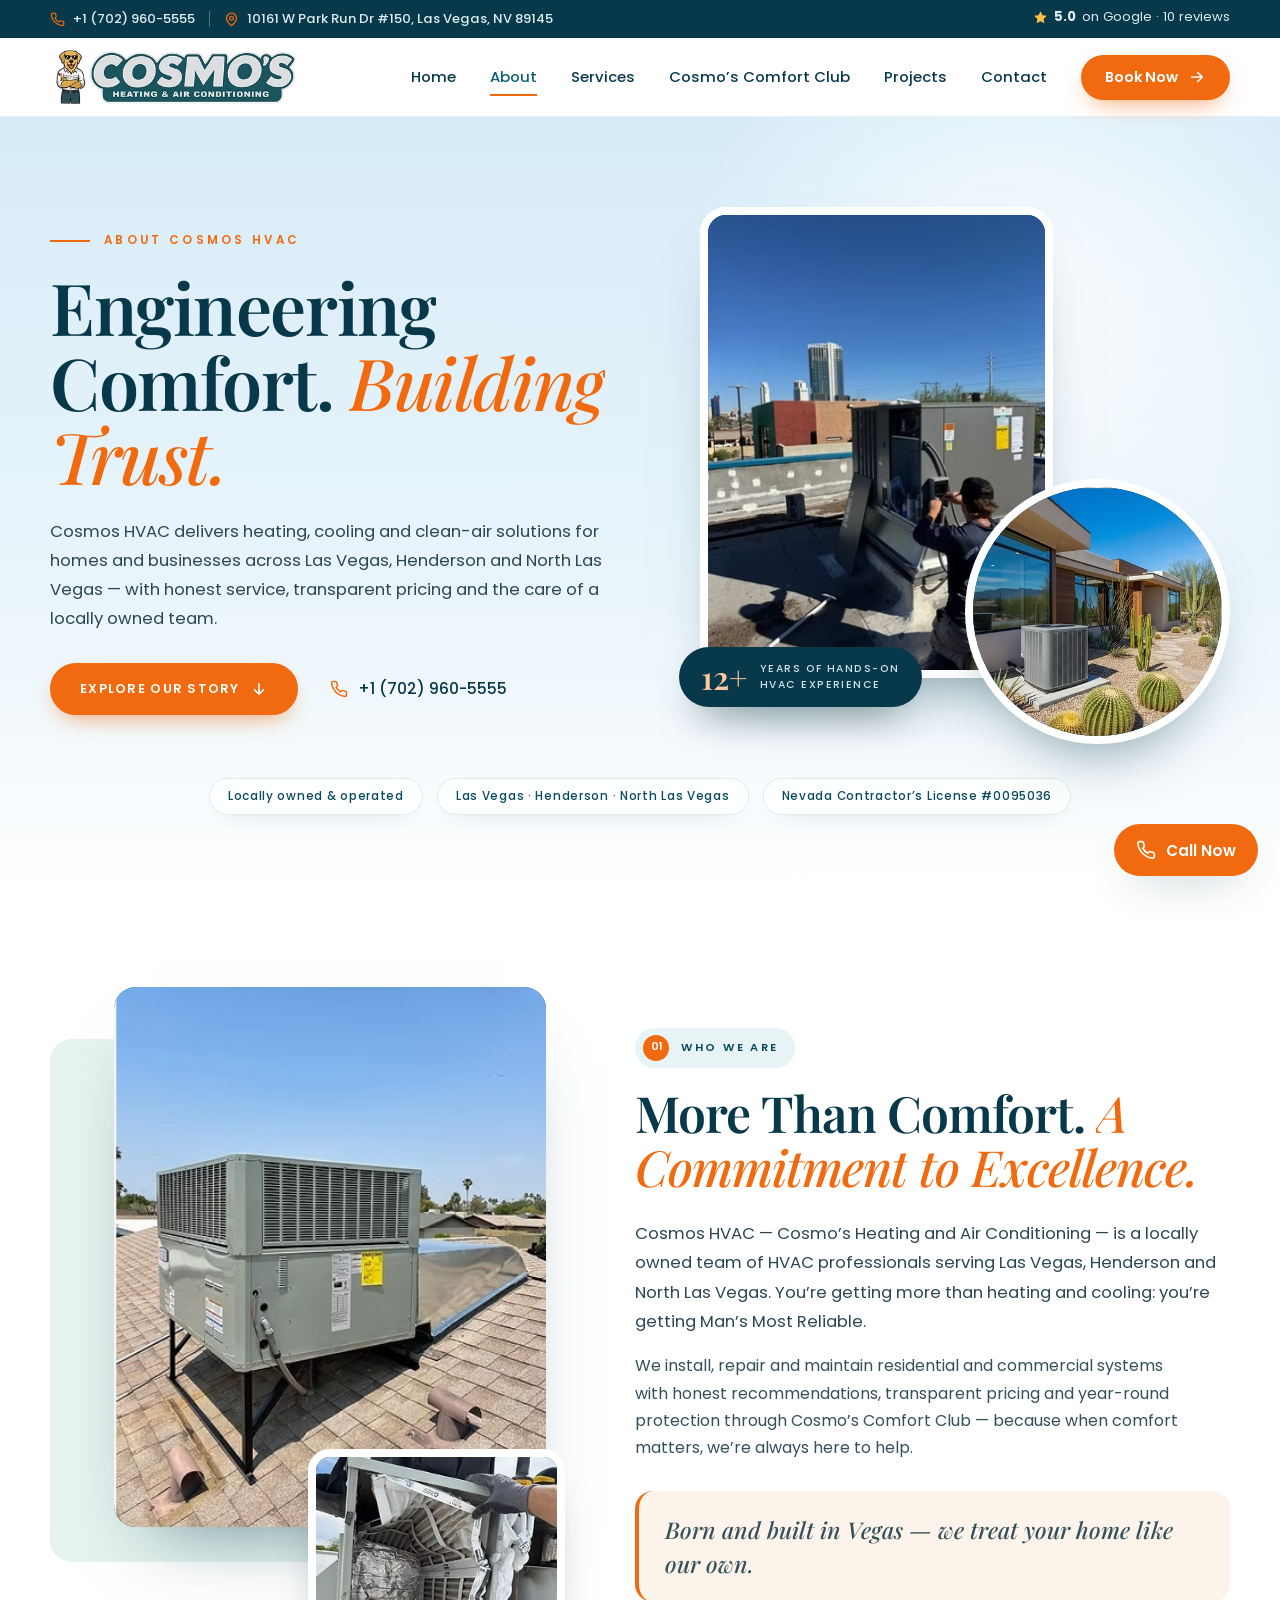
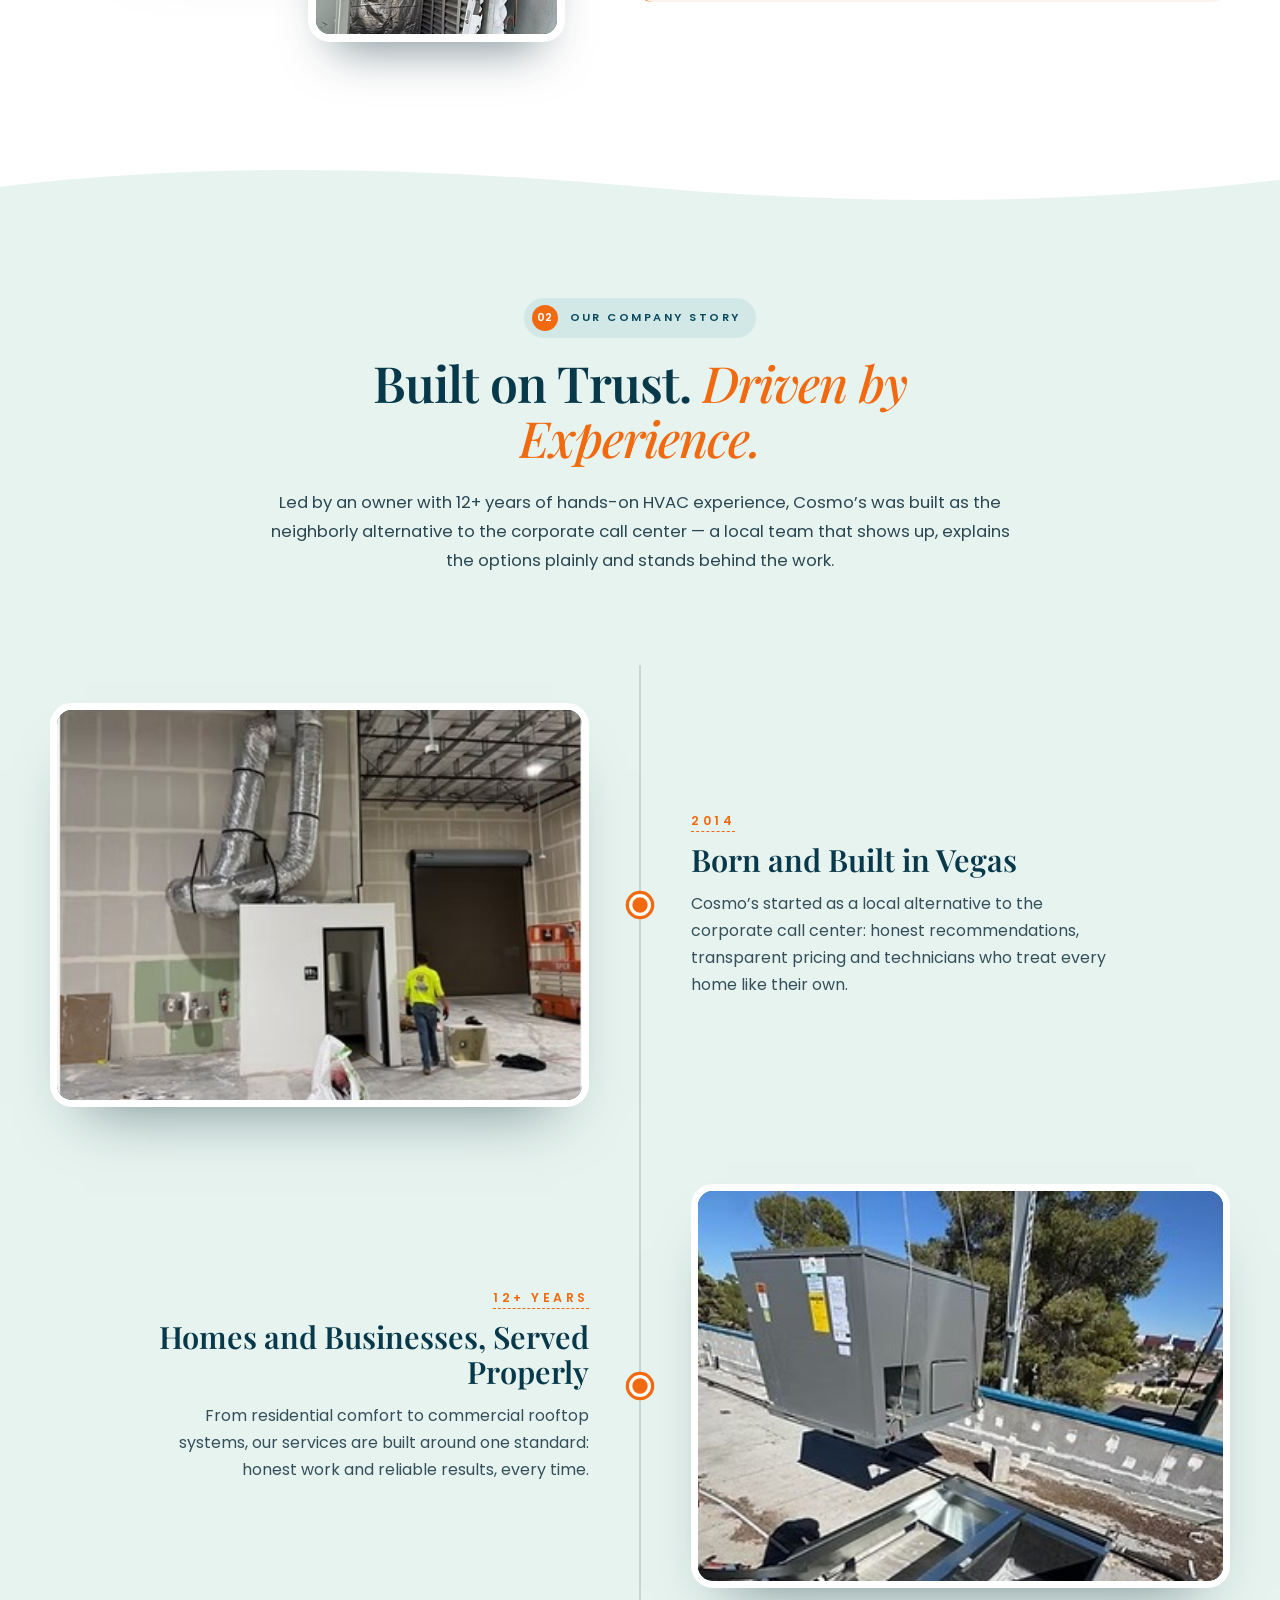
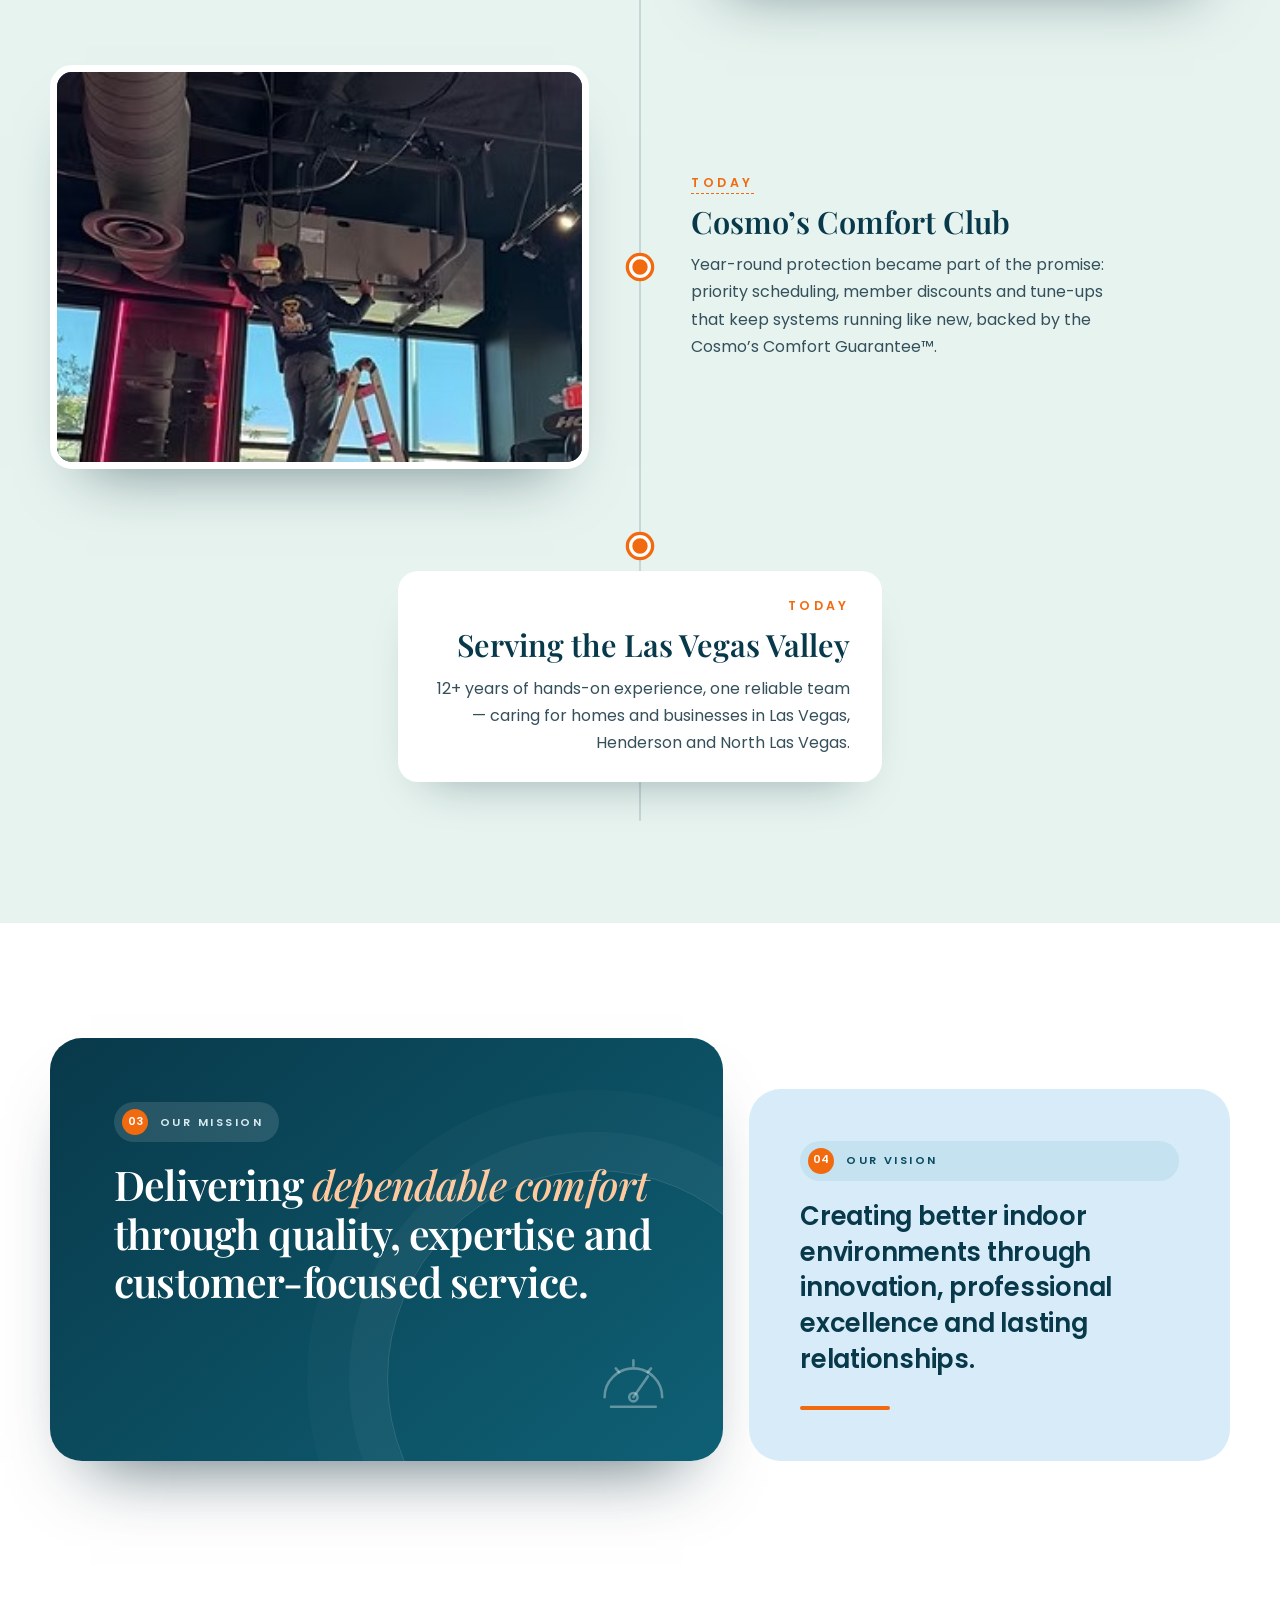
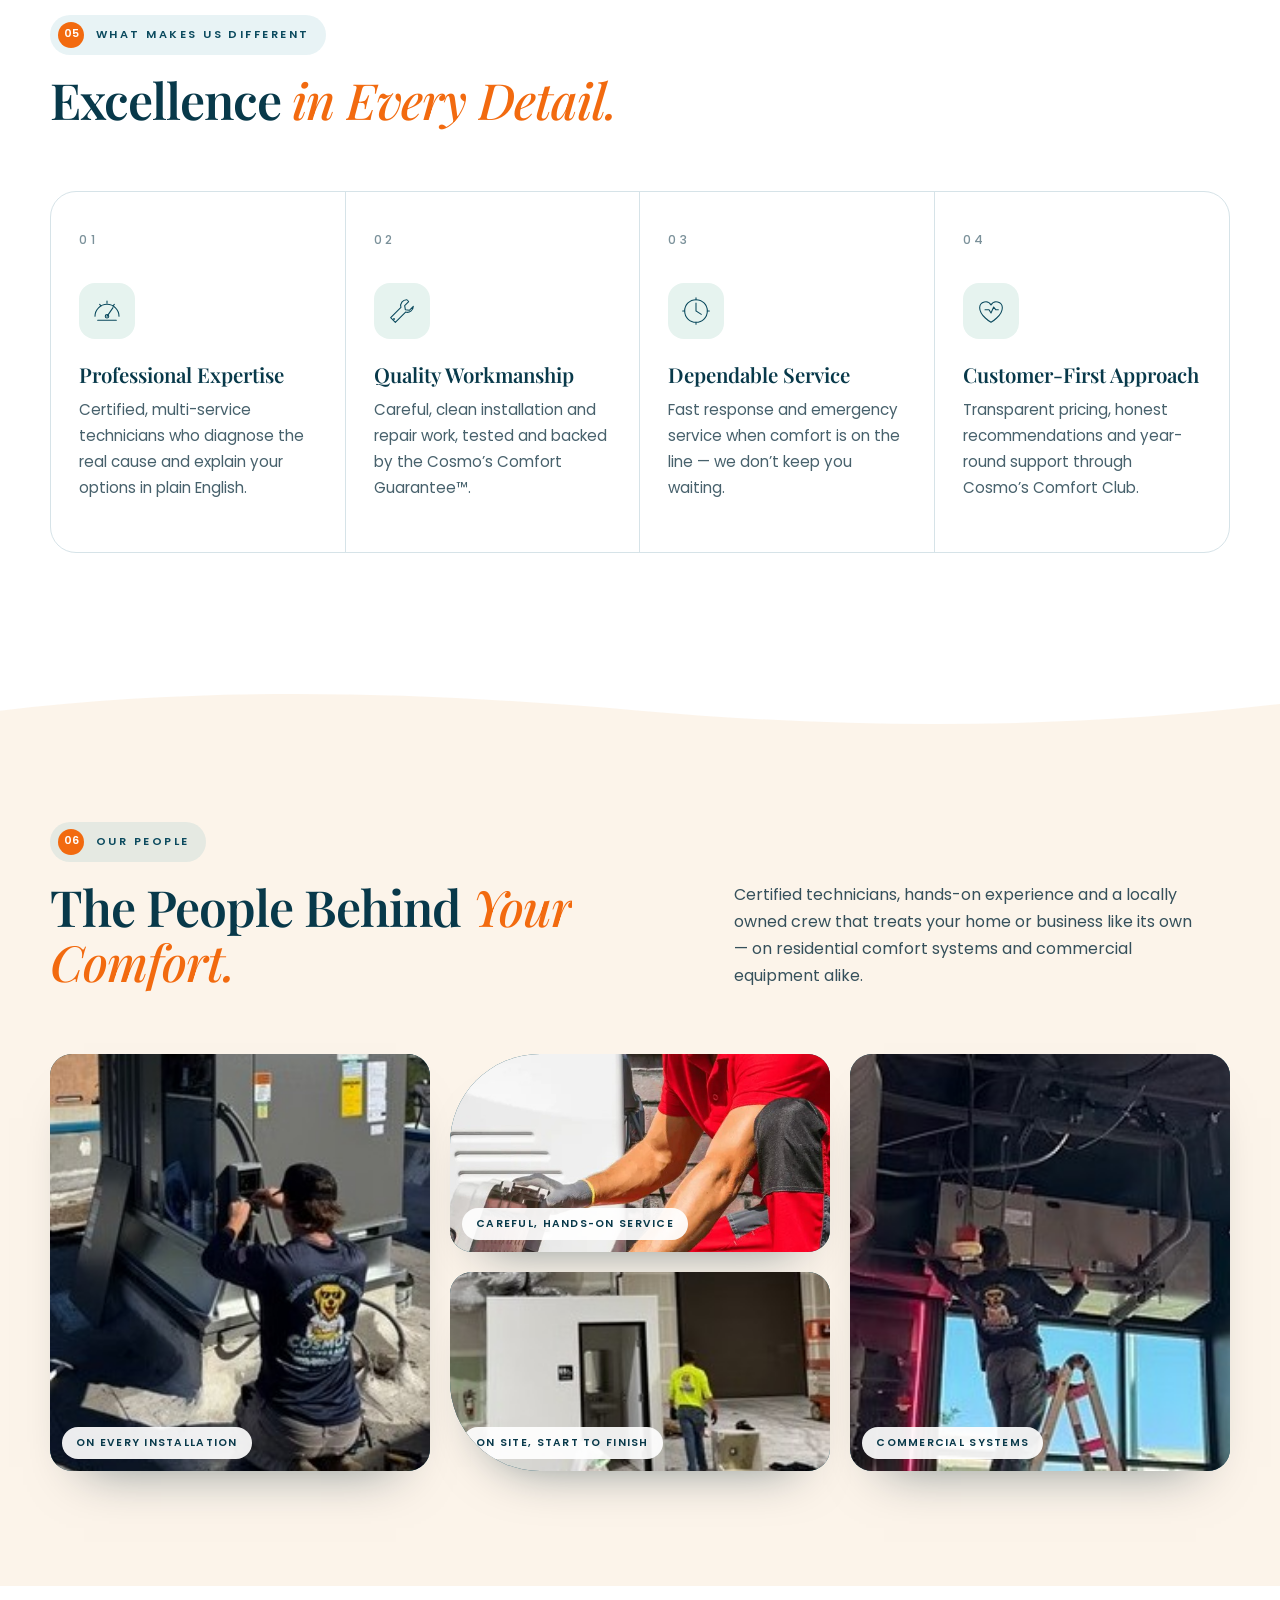
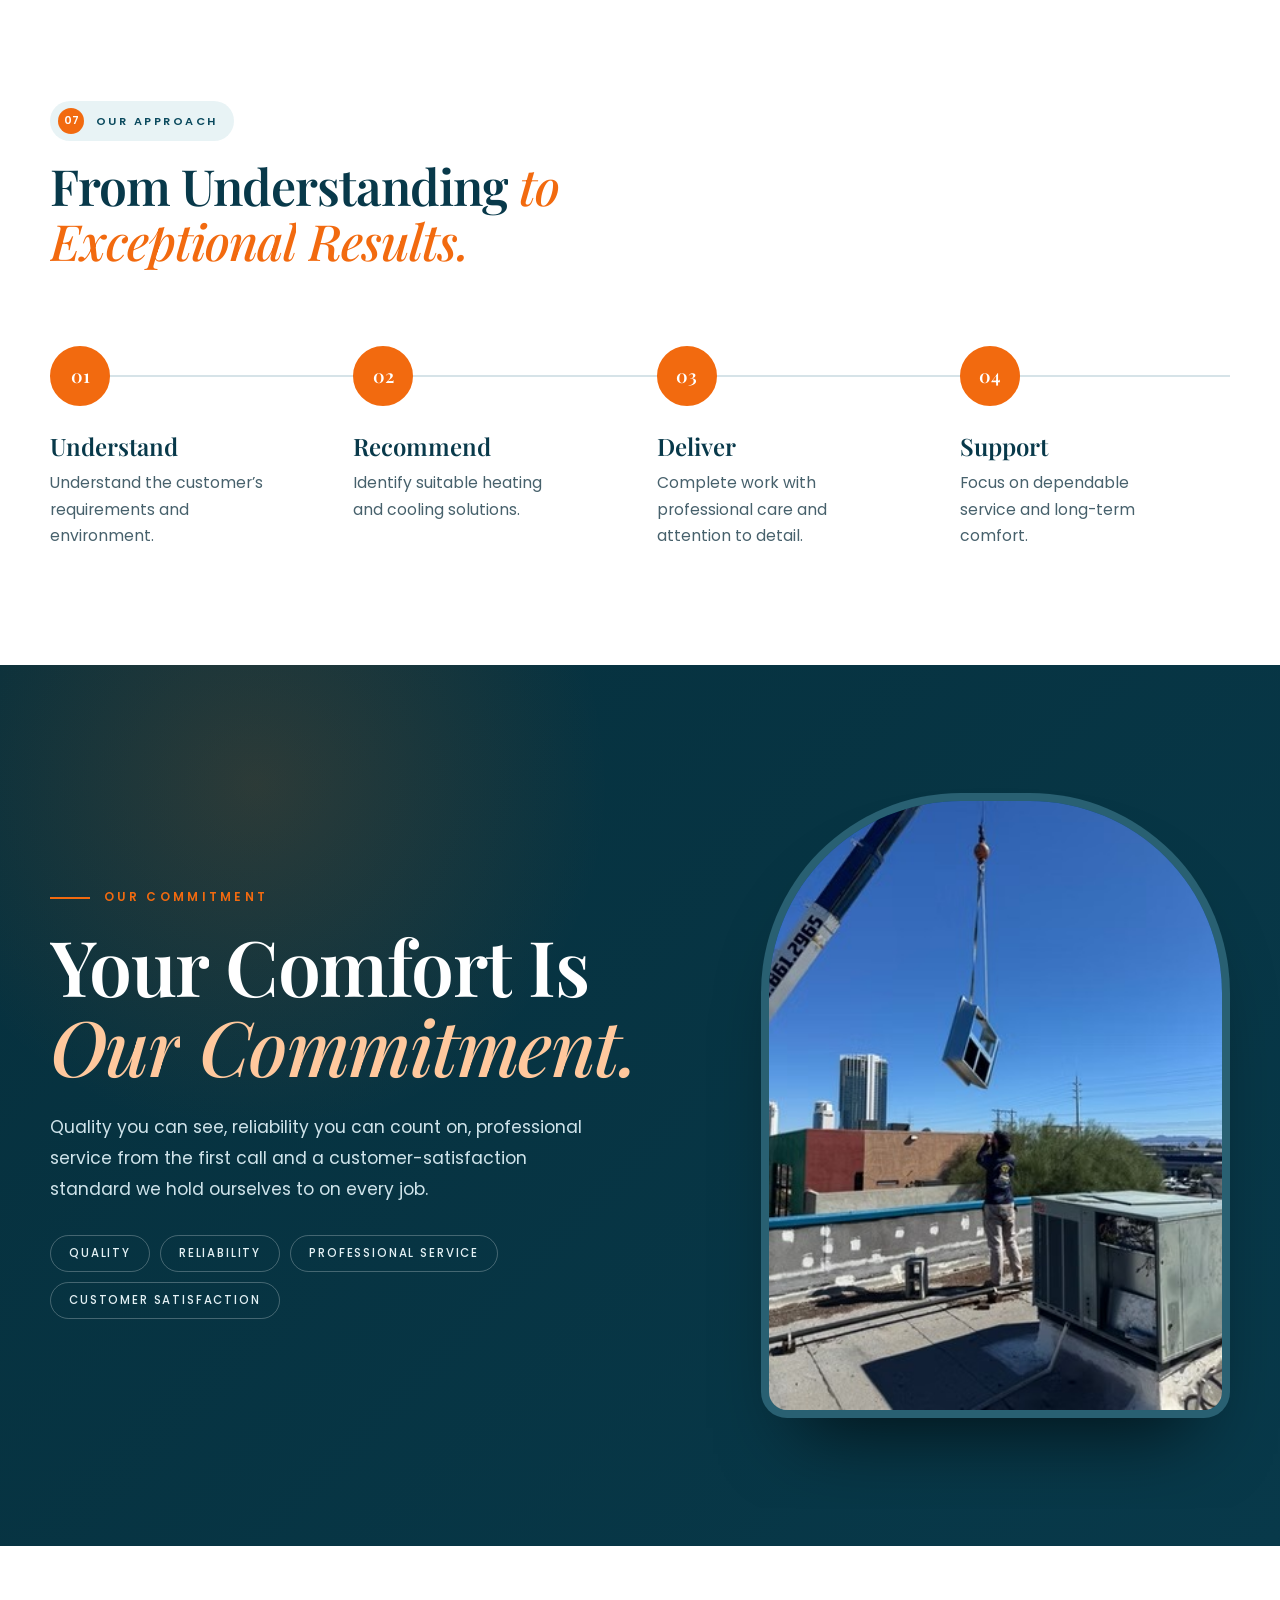
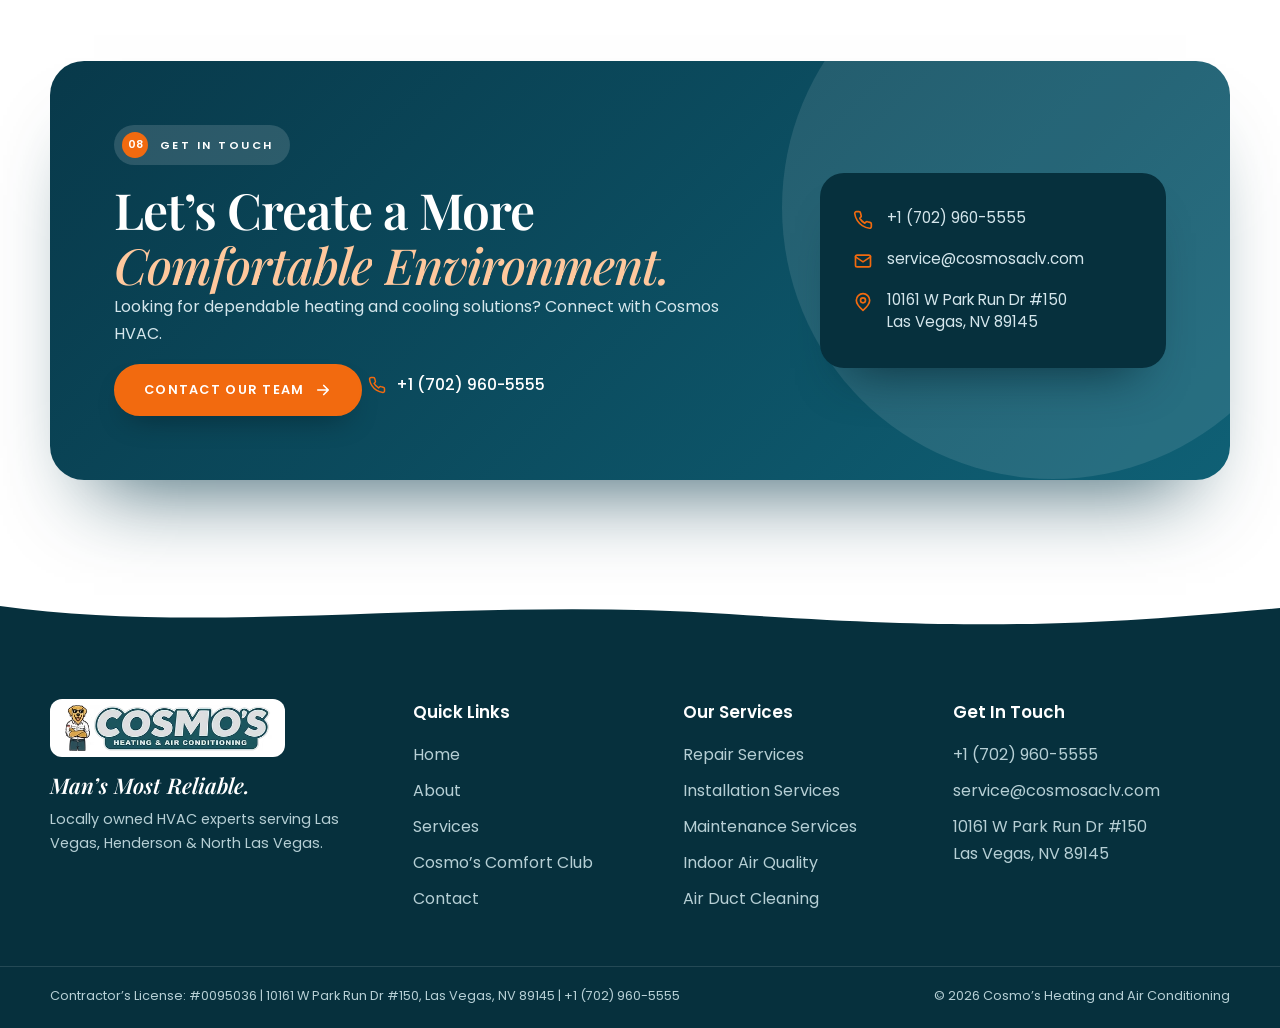
<file: about.html>
<!DOCTYPE html>
<html lang="en-US" class="no-js">
<head>
<meta charset="utf-8">
<meta name="viewport" content="width=device-width, initial-scale=1">
<script>document.documentElement.classList.replace('no-js','js')</script>
<title>About Cosmos HVAC | Cosmo’s Heating &amp; Air Conditioning, Las Vegas</title>
<meta name="description" content="Meet Cosmos HVAC — Cosmo’s Heating &amp; Air Conditioning. A locally owned Las Vegas team with 12+ years of hands-on experience, honest pricing and the Comfort Guarantee™.">
<link rel="canonical" href="https://www.cosmosaclv.com/about.html">
<meta name="robots" content="index, follow, max-image-preview:large">
<meta name="theme-color" content="#06303d">
<meta name="geo.region" content="US-NV"><meta name="geo.placename" content="Las Vegas">
<meta property="og:type" content="website"><meta property="og:site_name" content="Cosmo's Heating and Air Conditioning">
<meta property="og:title" content="About Cosmos HVAC | Engineering Comfort. Building Trust.">
<meta property="og:description" content="A locally owned Las Vegas HVAC team: honest service, transparent pricing and year-round protection.">
<meta property="og:url" content="https://www.cosmosaclv.com/about.html">
<meta name="twitter:card" content="summary_large_image">
<link rel="icon" href="assets/images/favicon.svg" type="image/svg+xml">
<link rel="preconnect" href="https://fonts.googleapis.com"><link rel="preconnect" href="https://fonts.gstatic.com" crossorigin>
<link rel="stylesheet" href="https://fonts.googleapis.com/css2?family=Playfair+Display:ital,wght@0,500;0,600;0,700;1,500;1,600&family=Poppins:wght@400;500;600&display=swap">
<link rel="stylesheet" href="style.css">
<link rel="stylesheet" href="css/about.css">
<script type="application/ld+json">
{"@context":"https://schema.org","@graph":[
{"@type":"AboutPage","@id":"https://www.cosmosaclv.com/about.html#page","url":"https://www.cosmosaclv.com/about.html","name":"About Cosmos HVAC","description":"A locally owned Las Vegas HVAC company with 12+ years of hands-on experience.","about":{"@id":"https://www.cosmosaclv.com/#business"}},
{"@type":"BreadcrumbList","itemListElement":[{"@type":"ListItem","position":1,"name":"Home","item":"https://www.cosmosaclv.com/"},{"@type":"ListItem","position":2,"name":"About","item":"https://www.cosmosaclv.com/about.html"}]},
{"@type":["HVACBusiness","LocalBusiness"],"@id":"https://www.cosmosaclv.com/#business","name":"Cosmo's Heating and Air Conditioning","alternateName":"Cosmos HVAC","url":"https://www.cosmosaclv.com/","telephone":"+1-702-960-5555","email":"service@cosmosaclv.com","slogan":"Man's Most Reliable","address":{"@type":"PostalAddress","streetAddress":"10161 W Park Run Dr #150","addressLocality":"Las Vegas","addressRegion":"NV","postalCode":"89145","addressCountry":"US"},"areaServed":[{"@type":"City","name":"Las Vegas"},{"@type":"City","name":"Henderson"},{"@type":"City","name":"North Las Vegas"}],"identifier":{"@type":"PropertyValue","name":"Nevada Contractor's License","value":"0095036"}}]}
</script>
</head>
<body class="about-body">
<div class="a-curtain" aria-hidden="true"></div>

<svg width="0" height="0" style="position:absolute" aria-hidden="true" focusable="false">
  <symbol id="i-phone" viewBox="0 0 24 24"><path fill="none" stroke="currentColor" stroke-width="2" stroke-linecap="round" stroke-linejoin="round" d="M22 16.9v3a2 2 0 0 1-2.2 2 19.8 19.8 0 0 1-8.6-3.1 19.5 19.5 0 0 1-6-6A19.8 19.8 0 0 1 2.1 4.2 2 2 0 0 1 4.1 2h3a2 2 0 0 1 2 1.7c.1 1 .4 1.9.7 2.8a2 2 0 0 1-.5 2.1L8.1 9.9a16 16 0 0 0 6 6l1.3-1.3a2 2 0 0 1 2.1-.4c.9.3 1.8.6 2.8.7a2 2 0 0 1 1.7 2z"/></symbol>
  <symbol id="i-pin" viewBox="0 0 24 24"><path fill="none" stroke="currentColor" stroke-width="2" stroke-linecap="round" stroke-linejoin="round" d="M12 22s8-6.5 8-12a8 8 0 1 0-16 0c0 5.5 8 12 8 12z"/><circle cx="12" cy="10" r="3" fill="none" stroke="currentColor" stroke-width="2"/></symbol>
  <symbol id="i-mail" viewBox="0 0 24 24"><rect x="3" y="5" width="18" height="14" rx="2" fill="none" stroke="currentColor" stroke-width="2"/><path d="m3 7 9 6 9-6" fill="none" stroke="currentColor" stroke-width="2" stroke-linecap="round"/></symbol>
  <symbol id="i-star" viewBox="0 0 24 24"><path fill="currentColor" d="m12 2 3.1 6.3 6.9 1-5 4.9 1.2 6.8L12 17.8 5.8 21l1.2-6.8-5-4.9 6.9-1z"/></symbol>
  <symbol id="i-shield" viewBox="0 0 24 24"><path fill="currentColor" d="M12 2 4 5v6c0 5 3.4 9.4 8 11 4.6-1.6 8-6 8-11V5z"/><path d="m8.5 12 2.5 2.5 4.5-5" fill="none" stroke="#fff" stroke-width="2.2" stroke-linecap="round" stroke-linejoin="round"/></symbol>
  <symbol id="i-house" viewBox="0 0 24 24"><path fill="currentColor" d="M12 2.5 2 11h3v10h5v-6h4v6h5V11h3z"/></symbol>
  <symbol id="i-check" viewBox="0 0 24 24"><circle cx="12" cy="12" r="11" fill="currentColor"/><path d="m7 12.5 3.2 3.2L17 9" fill="none" stroke="#fff" stroke-width="2.4" stroke-linecap="round" stroke-linejoin="round"/></symbol>
  <symbol id="i-snow" viewBox="0 0 24 24"><path fill="none" stroke="currentColor" stroke-width="2" stroke-linecap="round" d="M12 2v20M4.9 6l14.2 12M19.1 6 4.9 18M2 12h20M9 3.5l3 2.5 3-2.5M9 20.5l3-2.5 3 2.5"/></symbol>
  <symbol id="i-gear" viewBox="0 0 24 24"><circle cx="12" cy="12" r="3.2" fill="none" stroke="currentColor" stroke-width="2"/><path fill="none" stroke="currentColor" stroke-width="2" stroke-linecap="round" stroke-linejoin="round" d="M19.4 15a1.7 1.7 0 0 0 .3 1.9l.1.1a2 2 0 1 1-2.8 2.8l-.1-.1a1.7 1.7 0 0 0-1.9-.3 1.7 1.7 0 0 0-1 1.5V21a2 2 0 1 1-4 0v-.1a1.7 1.7 0 0 0-1.1-1.5 1.7 1.7 0 0 0-1.9.3l-.1.1a2 2 0 1 1-2.8-2.8l.1-.1a1.7 1.7 0 0 0 .3-1.9 1.7 1.7 0 0 0-1.5-1H3a2 2 0 1 1 0-4h.1a1.7 1.7 0 0 0 1.5-1.1 1.7 1.7 0 0 0-.3-1.9l-.1-.1a2 2 0 1 1 2.8-2.8l.1.1a1.7 1.7 0 0 0 1.9.3H9a1.7 1.7 0 0 0 1-1.5V3a2 2 0 1 1 4 0v.1a1.7 1.7 0 0 0 1 1.5 1.7 1.7 0 0 0 1.9-.3l.1-.1a2 2 0 1 1 2.8 2.8l-.1.1a1.7 1.7 0 0 0-.3 1.9V9a1.7 1.7 0 0 0 1.5 1H21a2 2 0 1 1 0 4h-.1a1.7 1.7 0 0 0-1.5 1z"/></symbol>
  <symbol id="i-fan" viewBox="0 0 24 24"><circle cx="12" cy="12" r="1.8" fill="currentColor"/><path fill="none" stroke="currentColor" stroke-width="2" stroke-linecap="round" stroke-linejoin="round" d="M12 10.2C12 6 13 3 16 3c2.5 0 2.5 3 0 4.6-1.2.7-2.600 1.500-4 2.600M13.800 12c4.200 0 7.200 1 7.200 4 0 2.500-3 2.500-4.600 0-.7-1.200-1.500-2.600-2.600-4M12 13.800c0 4.200-1 7.200-4 7.200-2.500 0-2.500-3 0-4.600 1.200-.7 2.600-1.500 2.600-2.600M10.200 12C6 12 3 11 3 8c0-2.500 3-2.500 4.600 0 .7 1.200 1.500 2.600 2.600 4"/></symbol>
  <symbol id="i-wind" viewBox="0 0 24 24"><path fill="none" stroke="currentColor" stroke-width="2" stroke-linecap="round" d="M3 8h11a3 3 0 1 0-3-3M3 16h15a3 3 0 1 1-3 3M3 12h17a3 3 0 1 0-3-3"/></symbol>
  <symbol id="i-calendar" viewBox="0 0 24 24"><rect x="3" y="4" width="18" height="17" rx="2" fill="none" stroke="currentColor" stroke-width="2"/><path d="M3 9h18M8 2v4M16 2v4" fill="none" stroke="currentColor" stroke-width="2" stroke-linecap="round"/></symbol>
  <symbol id="i-arrow" viewBox="0 0 24 24"><path d="M5 12h14m-6-6 6 6-6 6" fill="none" stroke="currentColor" stroke-width="2.2" stroke-linecap="round" stroke-linejoin="round"/></symbol>
  <symbol id="i-left" viewBox="0 0 24 24"><path d="m15 5-7 7 7 7" fill="none" stroke="currentColor" stroke-width="2.4" stroke-linecap="round" stroke-linejoin="round"/></symbol>
  <symbol id="i-right" viewBox="0 0 24 24"><path d="m9 5 7 7-7 7" fill="none" stroke="currentColor" stroke-width="2.4" stroke-linecap="round" stroke-linejoin="round"/></symbol>
  <symbol id="i-trophy" viewBox="0 0 24 24"><path fill="currentColor" d="M7 3h10v5a5 5 0 0 1-10 0zM4 4h3v2.500A3 3 0 0 1 4 4zm16 0h-3v2.500A3 3 0 0 0 20 4zM11 13h2v4h3v3H8v-3h3z"/></symbol>
  <symbol id="i-badge" viewBox="0 0 24 24"><circle cx="12" cy="9" r="7" fill="currentColor"/><path d="m8.500 14.500-1.500 8 5-3 5 3-1.500-8" fill="currentColor"/><path d="m8.800 9 2.200 2.200 4.200-4.400" fill="none" stroke="#fff" stroke-width="2.200" stroke-linecap="round" stroke-linejoin="round"/></symbol>
  <symbol id="i-clock" viewBox="0 0 24 24"><circle cx="12" cy="12" r="10" fill="none" stroke="currentColor" stroke-width="2"/><path d="M12 6v6l4 2" fill="none" stroke="currentColor" stroke-width="2" stroke-linecap="round"/></symbol>
  <symbol id="i-send" viewBox="0 0 24 24"><path d="m22 2-11 11M22 2l-7 20-4-9-9-4z" fill="none" stroke="currentColor" stroke-width="2.200" stroke-linecap="round" stroke-linejoin="round"/></symbol>
</svg>


<svg width="0" height="0" style="position:absolute" aria-hidden="true" focusable="false">
  <symbol id="a-gauge" viewBox="0 0 48 48"><path d="M6 32a18 18 0 1 1 36 0" fill="none" stroke="currentColor" stroke-width="1.6" stroke-linecap="round"/><path d="M24 32 33 19" fill="none" stroke="currentColor" stroke-width="1.6" stroke-linecap="round" class="a-needle"/><circle cx="24" cy="32" r="2.6" fill="none" stroke="currentColor" stroke-width="1.6"/><path d="M10 38h28M13 14l2 2.4M24 9v3.4M35 14l-2 2.4" fill="none" stroke="currentColor" stroke-width="1.6" stroke-linecap="round"/></symbol>
  <symbol id="a-wrench" viewBox="0 0 48 48"><path d="M31 7a9 9 0 0 0-8.600 11.600L7 34l7 7 15.400-15.400A9 9 0 0 0 41 17l-6 6-6-1-1-6 6-6A9 9 0 0 0 31 7z" fill="none" stroke="currentColor" stroke-width="1.6" stroke-linejoin="round"/><circle cx="12" cy="36" r="1.4" fill="currentColor"/></symbol>
  <symbol id="a-clock" viewBox="0 0 48 48"><circle cx="24" cy="24" r="17" fill="none" stroke="currentColor" stroke-width="1.6"/><path d="M24 12v12l8 5" fill="none" stroke="currentColor" stroke-width="1.6" stroke-linecap="round" class="a-needle"/><path d="M24 4v3M24 41v3M4 24h3M41 24h3" fill="none" stroke="currentColor" stroke-width="1.6" stroke-linecap="round"/></symbol>
  <symbol id="a-heart" viewBox="0 0 48 48"><path d="M24 41S7 31 7 19a9 9 0 0 1 17-4 9 9 0 0 1 17 4c0 12-17 22-17 22z" fill="none" stroke="currentColor" stroke-width="1.6" stroke-linejoin="round"/><path d="M15 22h6l3 5 4-9 3 4h4" fill="none" stroke="currentColor" stroke-width="1.6" stroke-linecap="round" stroke-linejoin="round"/></symbol>
  <symbol id="a-down" viewBox="0 0 24 24"><path d="M12 5v14m-6-6 6 6 6-6" fill="none" stroke="currentColor" stroke-width="2.2" stroke-linecap="round" stroke-linejoin="round"/></symbol>
</svg>

<a class="skip" href="#main">Skip to main content</a>
<div class="progress" aria-hidden="true"></div>

<!-- TOP BAR -->
<div class="topbar">
  <div class="wrap topbar__in">
    <div class="topbar__l">
      <a href="tel:+17029605555"><svg class="ic"><use href="#i-phone"/></svg>+1 (702) 960-5555</a>
      <span class="sep" aria-hidden="true"></span>
      <a href="https://www.google.com/maps/search/?api=1&amp;query=10161+W+Park+Run+Dr+%23150,+Las+Vegas,+NV+89145" target="_blank" rel="noopener"><svg class="ic"><use href="#i-pin"/></svg>10161 W Park Run Dr #150, Las Vegas, NV 89145</a>
    </div>
    <div class="topbar__r"><span class="g-rate"><svg class="ic"><use href="#i-star"/></svg><b>5.0</b> on Google · 10 reviews</span></div>
  </div>
</div>

<!-- HEADER -->
<header class="header" id="top">
  <div class="wrap header__in">
    <a class="brand" href="index.html" aria-label="Cosmo's Heating &amp; Air Conditioning — home">
      <img src="assets/images/logo.png" alt="Cosmo's Heating &amp; Air Conditioning logo" width="196" height="51" fetchpriority="high">
    </a>
    <nav id="nav" class="nav" aria-label="Main navigation">
      <a href="index.html">Home</a>
      <a href="about.html" class="is-active" aria-current="page">About</a>
      <a href="services.html">Services</a>
      <a href="comfort-club.html">Cosmo’s Comfort Club</a>
      <a href="index.html#work">Projects</a>
      <a href="index.html#contact">Contact</a>
      <a class="btn btn--sm nav__book" href="https://book.housecallpro.com/book/Cosmos-Heating--Air-Conditioning/5dd6087d1c134f25b5e4cfb80da8b594?v2=true" target="_blank" rel="noopener">Book Now <svg class="ic"><use href="#i-arrow"/></svg></a>
    </nav>
    <a class="btn btn--sm header__book" href="https://book.housecallpro.com/book/Cosmos-Heating--Air-Conditioning/5dd6087d1c134f25b5e4cfb80da8b594?v2=true" target="_blank" rel="noopener">Book Now <svg class="ic"><use href="#i-arrow"/></svg></a>
    <button class="burger" aria-expanded="false" aria-controls="nav" aria-label="Open menu"><span></span></button>
  </div>
</header>



<main id="main" class="about-page">

<!-- ===== HERO : sky-blue, photo mosaic ===== -->
<section class="a-hero" aria-labelledby="a-hero-title">
  <div class="wrap a-hero__grid">
    <div class="a-hero__text">
      <p class="a-eyebrow" data-a>About Cosmos HVAC</p>
      <h1 id="a-hero-title" class="a-display" data-split>Engineering Comfort. <em>Building Trust.</em></h1>
      <p class="a-hero__lead" data-a style="--d:.45s">Cosmos HVAC delivers heating, cooling and clean-air solutions for homes and businesses across Las Vegas, Henderson and North Las Vegas — with honest service, transparent pricing and the care of a locally owned team.</p>
      <div class="a-hero__cta" data-a style="--d:.6s">
        <a class="btn btn--caps" href="#who">Explore our story <svg class="ic"><use href="#a-down"/></svg></a>
        <a class="a-link-dark" href="tel:+17029605555"><svg class="ic"><use href="#i-phone"/></svg>+1 (702) 960-5555</a>
      </div>
    </div>
    <div class="a-hero__mosaic">
      <figure class="a-hm a-hm--1 a-img"><img src="assets/about/hero-rooftop.jpg" alt="Cosmo’s technician servicing a commercial rooftop HVAC unit in Las Vegas" width="349" height="461" decoding="async"></figure>
      <figure class="a-hm a-hm--2 a-img" style="--d:.2s"><img src="assets/about/hero-residential.jpg" alt="Newly installed residential air conditioner beside a desert-landscaped Las Vegas home" width="402" height="402" decoding="async"></figure>
      <p class="a-hm__badge" data-a style="--d:.5s"><b>12+</b><span>Years of hands-on<br>HVAC experience</span></p>
    </div>
  </div>
  <ul class="wrap a-hero__meta" aria-label="Company at a glance">
    <li>Locally owned &amp; operated</li>
    <li>Las Vegas · Henderson · North Las Vegas</li>
    <li>Nevada Contractor’s License #0095036</li>
  </ul>
  <svg class="a-wave" viewBox="0 0 1440 60" preserveAspectRatio="none" aria-hidden="true"><path d="M0 40c240 30 480 30 720 8s480-30 720 0v12H0z" fill="#fff"/></svg>
</section>

<!-- ===== WHO WE ARE ===== -->
<section class="a-who" id="who" aria-labelledby="who-title">
  <div class="wrap a-who__grid">
    <div class="a-who__media">
      <figure class="a-who__main a-img"><img src="assets/about/who-main.jpg" alt="Commercial rooftop package HVAC unit installed on a residential roof in Las Vegas" width="380" height="507" loading="lazy" decoding="async"></figure>
      <figure class="a-who__small a-img" style="--d:.2s"><img src="assets/about/who-detail.jpg" alt="Technician’s gloved hands replacing a filter inside an HVAC air handler" width="323" height="224" loading="lazy" decoding="async"></figure>
    </div>
    <div class="a-who__text">
      <p class="a-label" data-a><span>01</span>Who we are</p>
      <h2 id="who-title" class="a-h2" data-split>More Than Comfort. <em>A Commitment to Excellence.</em></h2>
      <p class="a-lead" data-a>Cosmos HVAC — Cosmo’s Heating and Air Conditioning — is a locally owned team of HVAC professionals serving Las Vegas, Henderson and North Las Vegas. You’re getting more than heating and cooling: you’re getting Man’s Most Reliable.</p>
      <p data-a>We install, repair and maintain residential and commercial systems with honest recommendations, transparent pricing and year-round protection through Cosmo’s Comfort Club — because when comfort matters, we’re always here to help.</p>
      <blockquote class="a-pull" data-a><p>Born and built in Vegas — we treat your home like our own.</p></blockquote>
    </div>
  </div>
</section>

<!-- ===== COMPANY STORY / TIMELINE ===== -->
<section class="a-story" id="story" aria-labelledby="story-title">
  <svg class="a-wave a-wave--top" viewBox="0 0 1440 60" preserveAspectRatio="none" aria-hidden="true"><path d="M0 0h1440v28c-240 30-480 30-720 8S240 6 0 36z" fill="#fff"/></svg>
  <div class="wrap">
    <header class="a-story__head">
      <p class="a-label" data-a><span>02</span>Our company story</p>
      <h2 id="story-title" class="a-h2" data-split>Built on Trust. <em>Driven by Experience.</em></h2>
      <p class="a-lead" data-a>Led by an owner with 12+ years of hands-on HVAC experience, Cosmo’s was built as the neighborly alternative to the corporate call center — a local team that shows up, explains the options plainly and stands behind the work.</p>
    </header>
    <!-- EDIT: replace each [Year] with your real date. Titles/descriptions are drawn from the live website. -->
    <ol class="a-tl" data-progress>
      <li class="a-tl__item">
        <div class="a-tl__media a-img"><img src="assets/about/story-1.jpg" alt="Cosmo’s crew working inside a commercial building with new ductwork overhead" width="349" height="461" loading="lazy" decoding="async"></div>
        <div class="a-tl__body" data-a>
          <p class="a-tl__date"><span class="is-placeholder" data-editable>2014</span></p>
          <h3>Born and Built in Vegas</h3>
          <p>Cosmo’s started as a local alternative to the corporate call center: honest recommendations, transparent pricing and technicians who treat every home like their own.</p>
        </div>
      </li>
      <li class="a-tl__item">
        <div class="a-tl__media a-img"><img src="assets/about/story-2.jpg" alt="Rooftop HVAC unit being lifted into place by crane on a Las Vegas building" width="322" height="224" loading="lazy" decoding="async"></div>
        <div class="a-tl__body" data-a>
          <p class="a-tl__date"><span class="is-placeholder" data-editable>12+ Years</span></p>
          <h3>Homes and Businesses, Served Properly</h3>
          <p>From residential comfort to commercial rooftop systems, our services are built around one standard: honest work and reliable results, every time.</p>
        </div>
      </li>
      <li class="a-tl__item">
        <div class="a-tl__media a-img"><img src="assets/about/story-3.jpg" alt="Cosmo’s technician on a ladder servicing ceiling-mounted ductwork in a restaurant" width="326" height="224" loading="lazy" decoding="async"></div>
        <div class="a-tl__body" data-a>
          <p class="a-tl__date"><span class="is-placeholder" data-editable>Today</span></p>
          <h3>Cosmo’s Comfort Club</h3>
          <p>Year-round protection became part of the promise: priority scheduling, member discounts and tune-ups that keep systems running like new, backed by the Cosmo’s Comfort Guarantee™.</p>
        </div>
      </li>
      <li class="a-tl__item a-tl__item--today">
        <div class="a-tl__body" data-a>
          <p class="a-tl__date">Today</p>
          <h3>Serving the Las Vegas Valley</h3>
          <p>12+ years of hands-on experience, one reliable team — caring for homes and businesses in Las Vegas, Henderson and North Las Vegas.</p>
        </div>
      </li>
    </ol>
  </div>
</section>

<!-- ===== MISSION & VISION ===== -->
<section class="a-mv" aria-label="Mission and vision">
  <div class="wrap a-mv__grid">
    <article class="a-mission" aria-labelledby="mission-title" data-a>
      <p class="a-label a-label--light"><span>03</span>Our mission</p>
      <h2 id="mission-title" class="a-statement">Delivering <em>dependable comfort</em> through quality, expertise and customer-focused service.</h2>
      <svg class="a-mv__ic" aria-hidden="true"><use href="#a-gauge"/></svg>
    </article>
    <article class="a-vision" aria-labelledby="vision-title" data-a style="--d:.15s">
      <p class="a-label"><span>04</span>Our vision</p>
      <h2 id="vision-title" class="a-vision__title">Creating better indoor environments through innovation, professional excellence and lasting relationships.</h2>
      <span class="a-vision__rule" aria-hidden="true"></span>
    </article>
  </div>
</section>

<!-- ===== WHAT MAKES US DIFFERENT ===== -->
<section class="a-diff" aria-labelledby="diff-title">
  <div class="wrap">
    <div class="a-diff__head">
      <p class="a-label" data-a><span>05</span>What makes us different</p>
      <h2 id="diff-title" class="a-h2" data-split>Excellence <em>in Every Detail.</em></h2>
    </div>
    <ul class="a-diff__list">
      <li class="a-diff__item" data-a>
        <span class="a-diff__no">01</span>
        <svg class="a-diff__ic" aria-hidden="true"><use href="#a-gauge"/></svg>
        <h3>Professional Expertise</h3>
        <p>Certified, multi-service technicians who diagnose the real cause and explain your options in plain English.</p>
      </li>
      <li class="a-diff__item" data-a style="--d:.1s">
        <span class="a-diff__no">02</span>
        <svg class="a-diff__ic" aria-hidden="true"><use href="#a-wrench"/></svg>
        <h3>Quality Workmanship</h3>
        <p>Careful, clean installation and repair work, tested and backed by the Cosmo’s Comfort Guarantee™.</p>
      </li>
      <li class="a-diff__item" data-a style="--d:.2s">
        <span class="a-diff__no">03</span>
        <svg class="a-diff__ic" aria-hidden="true"><use href="#a-clock"/></svg>
        <h3>Dependable Service</h3>
        <p>Fast response and emergency service when comfort is on the line — we don’t keep you waiting.</p>
      </li>
      <li class="a-diff__item" data-a style="--d:.3s">
        <span class="a-diff__no">04</span>
        <svg class="a-diff__ic" aria-hidden="true"><use href="#a-heart"/></svg>
        <h3>Customer-First Approach</h3>
        <p>Transparent pricing, honest recommendations and year-round support through Cosmo’s Comfort Club.</p>
      </li>
    </ul>
  </div>
</section>

<!-- ===== OUR PEOPLE ===== -->
<section class="a-people" aria-labelledby="people-title">
  <svg class="a-wave a-wave--top a-wave--mint" viewBox="0 0 1440 60" preserveAspectRatio="none" aria-hidden="true"><path d="M0 0h1440v28c-240 30-480 30-720 8S240 6 0 36z" fill="#fff"/></svg>
  <div class="wrap">
    <div class="a-people__head">
      <div>
        <p class="a-label" data-a><span>06</span>Our people</p>
        <h2 id="people-title" class="a-h2" data-split>The People Behind <em>Your Comfort.</em></h2>
      </div>
      <p data-a>Certified technicians, hands-on experience and a locally owned crew that treats your home or business like its own — on residential comfort systems and commercial equipment alike.</p>
    </div>
    <div class="a-collage">
      <figure class="a-c a-c1 a-img"><img src="assets/about/people-1.jpg" alt="Cosmo’s technician connecting power to a rooftop HVAC unit" width="229" height="271" loading="lazy" decoding="async"><figcaption>On every installation</figcaption></figure>
      <figure class="a-c a-c2 a-img" style="--d:.12s"><img src="assets/about/people-4.jpg" alt="Technician in red uniform servicing an outdoor air-conditioning unit" width="600" height="600" loading="lazy" decoding="async"><figcaption>Careful, hands-on service</figcaption></figure>
      <figure class="a-c a-c3 a-img" style="--d:.24s"><img src="assets/about/people-2.jpg" alt="Technician on a ladder inspecting commercial ductwork" width="200" height="214" loading="lazy" decoding="async"><figcaption>Commercial systems</figcaption></figure>
      <figure class="a-c a-c4 a-img" style="--d:.36s"><img src="assets/about/people-3.jpg" alt="Crew member on site in a commercial space during HVAC installation" width="230" height="250" loading="lazy" decoding="async"><figcaption>On site, start to finish</figcaption></figure>
    </div>
  </div>
</section>

<!-- ===== OUR APPROACH ===== -->
<section class="a-approach" aria-labelledby="approach-title">
  <div class="wrap">
    <div class="a-approach__head">
      <p class="a-label" data-a><span>07</span>Our approach</p>
      <h2 id="approach-title" class="a-h2" data-split>From Understanding <em>to Exceptional Results.</em></h2>
    </div>
    <ol class="a-steps" data-progress>
      <li class="a-step" data-a><span class="a-step__no" aria-hidden="true">01</span><h3>Understand</h3><p>Understand the customer’s requirements and environment.</p></li>
      <li class="a-step" data-a style="--d:.12s"><span class="a-step__no" aria-hidden="true">02</span><h3>Recommend</h3><p>Identify suitable heating and cooling solutions.</p></li>
      <li class="a-step" data-a style="--d:.24s"><span class="a-step__no" aria-hidden="true">03</span><h3>Deliver</h3><p>Complete work with professional care and attention to detail.</p></li>
      <li class="a-step" data-a style="--d:.36s"><span class="a-step__no" aria-hidden="true">04</span><h3>Support</h3><p>Focus on dependable service and long-term comfort.</p></li>
    </ol>
  </div>
</section>

<!-- ===== OUR COMMITMENT : dark ===== -->
<section class="a-commit" aria-labelledby="commit-title">
  <div class="wrap a-commit__grid">
    <div class="a-commit__text">
      <p class="a-eyebrow" data-a>Our commitment</p>
      <h2 id="commit-title" class="a-display a-display--lg" data-split>Your Comfort Is <em>Our Commitment.</em></h2>
      <p class="a-commit__lead" data-a>Quality you can see, reliability you can count on, professional service from the first call and a customer-satisfaction standard we hold ourselves to on every job.</p>
      <ul class="a-commit__list" data-a>
        <li>Quality</li><li>Reliability</li><li>Professional service</li><li>Customer satisfaction</li>
      </ul>
    </div>
    <figure class="a-commit__photo a-img"><img src="assets/about/commitment.jpg" alt="HVAC unit being craned onto a Las Vegas rooftop under a clear blue sky" width="348" height="461" loading="lazy" decoding="async"></figure>
  </div>
</section>

<!-- ===== FINAL CTA ===== -->
<section class="a-cta" id="contact-cta" aria-labelledby="cta-title">
  <div class="wrap">
    <div class="a-cta__card">
      <div class="a-cta__text">
        <p class="a-label a-label--light" data-a><span>08</span>Get in touch</p>
        <h2 id="cta-title" class="a-h2 a-h2--light" data-split>Let’s Create a More <em>Comfortable Environment.</em></h2>
        <p class="a-cta__lead" data-a>Looking for dependable heating and cooling solutions? Connect with Cosmos HVAC.</p>
        <div class="a-cta__actions" data-a>
          <a class="btn btn--caps a-btn--white" href="index.html#contact">Contact our team <svg class="ic"><use href="#i-arrow"/></svg></a>
          <a class="a-link-light" href="tel:+17029605555"><svg class="ic"><use href="#i-phone"/></svg>+1 (702) 960-5555</a>
        </div>
      </div>
      <ul class="a-cta__info" data-a style="--d:.2s" aria-label="Contact details">
        <li><svg class="ic"><use href="#i-phone"/></svg><a href="tel:+17029605555">+1 (702) 960-5555</a></li>
        <li><svg class="ic"><use href="#i-mail"/></svg><a href="mailto:service@cosmosaclv.com">service@cosmosaclv.com</a></li>
        <li><svg class="ic"><use href="#i-pin"/></svg><a href="https://www.google.com/maps/search/?api=1&amp;query=10161+W+Park+Run+Dr+%23150,+Las+Vegas,+NV+89145" target="_blank" rel="noopener">10161 W Park Run Dr #150<br>Las Vegas, NV 89145</a></li>
      </ul>
    </div>
  </div>
</section>

</main>

<!-- FOOTER -->
<footer class="footer">
  <svg class="wave wave--footer" viewBox="0 0 1440 40" preserveAspectRatio="none" aria-hidden="true"><path d="M0 40V10C240 40 520 0 820 18s420 10 620-6v28z"/></svg>
  <div class="wrap footer__grid">
    <div class="footer__brand">
      <img src="assets/images/logo.png" alt="Cosmo’s Heating &amp; Air Conditioning" width="220" height="57" loading="lazy">
      <p class="tag">Man’s Most Reliable.</p>
      <p class="small">Locally owned HVAC experts serving Las Vegas, Henderson &amp; North Las Vegas.</p>
    </div>
    <nav aria-label="Quick links"><h3>Quick Links</h3><ul><li><a href="index.html">Home</a></li><li><a href="about.html">About</a></li><li><a href="services.html">Services</a></li><li><a href="comfort-club.html">Cosmo’s Comfort Club</a></li><li><a href="index.html#contact">Contact</a></li></ul></nav>
    <nav aria-label="Services"><h3>Our Services</h3><ul><li><a href="services.html#repair">Repair Services</a></li><li><a href="services.html#installation">Installation Services</a></li><li><a href="services.html#maintenance">Maintenance Services</a></li><li><a href="services.html#air-quality">Indoor Air Quality</a></li><li><a href="services.html#air-quality">Air Duct Cleaning</a></li></ul></nav>
    <div><h3>Get In Touch</h3><ul class="footer__contact"><li><a href="tel:+17029605555">+1 (702) 960-5555</a></li><li><a href="mailto:service@cosmosaclv.com">service@cosmosaclv.com</a></li><li>10161 W Park Run Dr #150<br>Las Vegas, NV 89145</li></ul></div>
  </div>
  <div class="footer__bar"><div class="wrap"><span>Contractor’s License: #0095036 | 10161 W Park Run Dr #150, Las Vegas, NV 89145 | +1 (702) 960-5555</span><span>© <span id="yr">2026</span> Cosmo’s Heating and Air Conditioning</span></div></div>
</footer>

<!-- STICKY CTAs -->
<a class="fab" href="tel:+17029605555" aria-label="Call Cosmo’s now"><svg class="ic"><use href="#i-phone"/></svg><span>Call Now</span></a>
<div class="mbar"><a class="mbar__call" href="tel:+17029605555"><svg class="ic"><use href="#i-phone"/></svg>Call Now</a><a class="mbar__book" href="https://book.housecallpro.com/book/Cosmos-Heating--Air-Conditioning/5dd6087d1c134f25b5e4cfb80da8b594?v2=true" target="_blank" rel="noopener"><svg class="ic"><use href="#i-calendar"/></svg>Book Now</a></div>



<script src="script.js" defer></script>
<script src="js/about.js" defer></script>
</body>
</html>
</file>
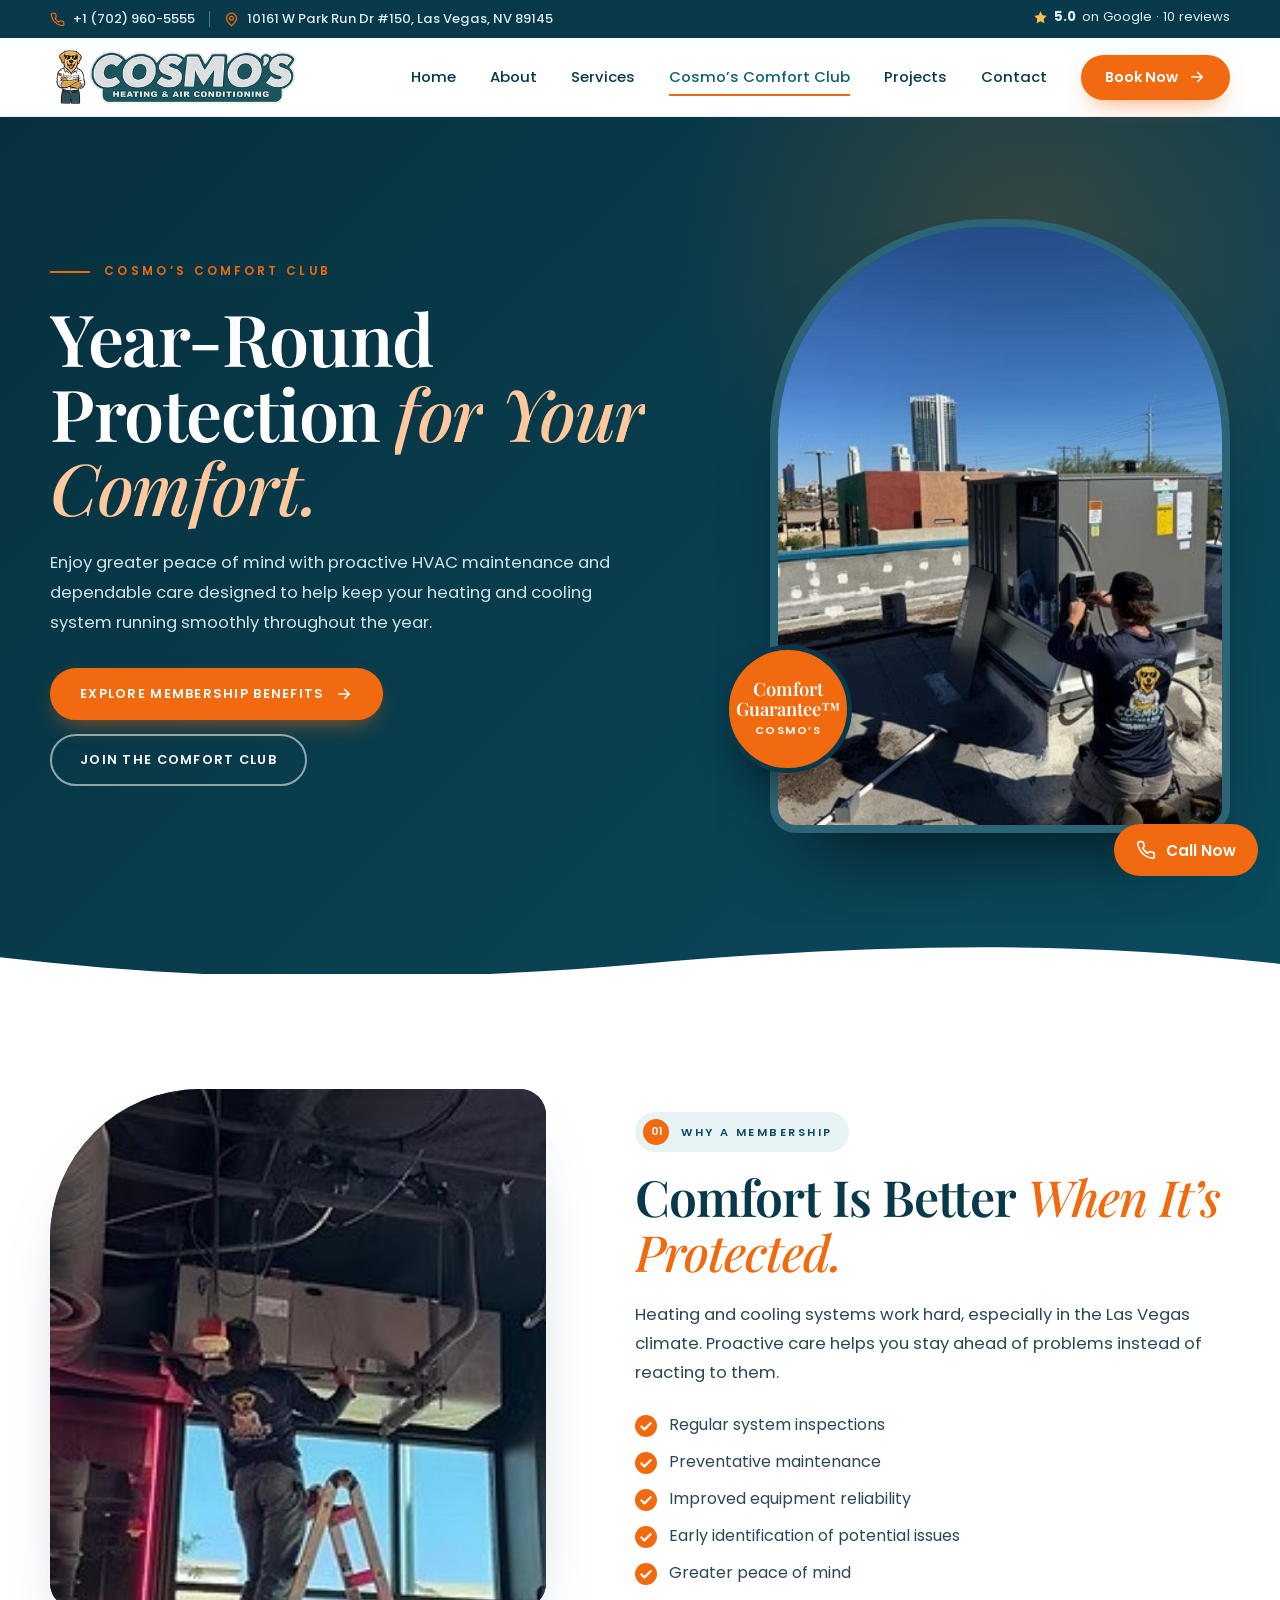
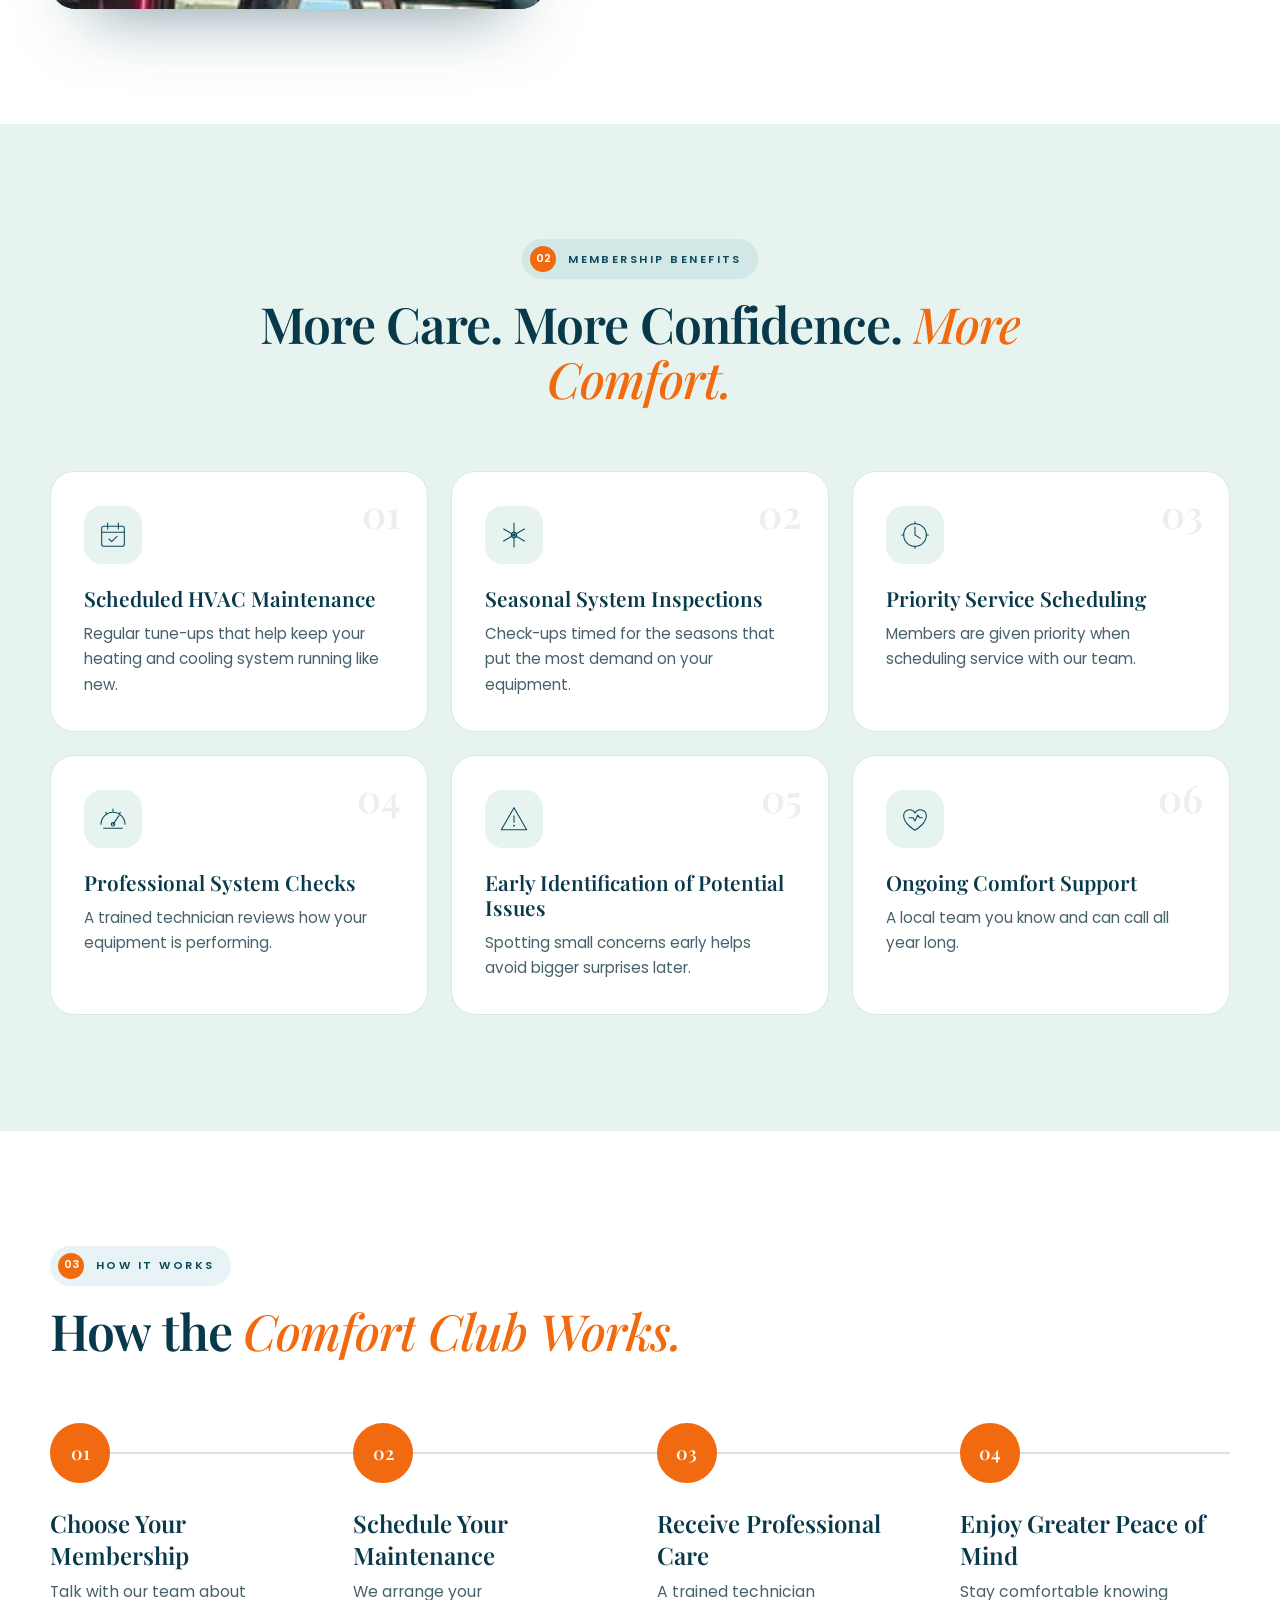
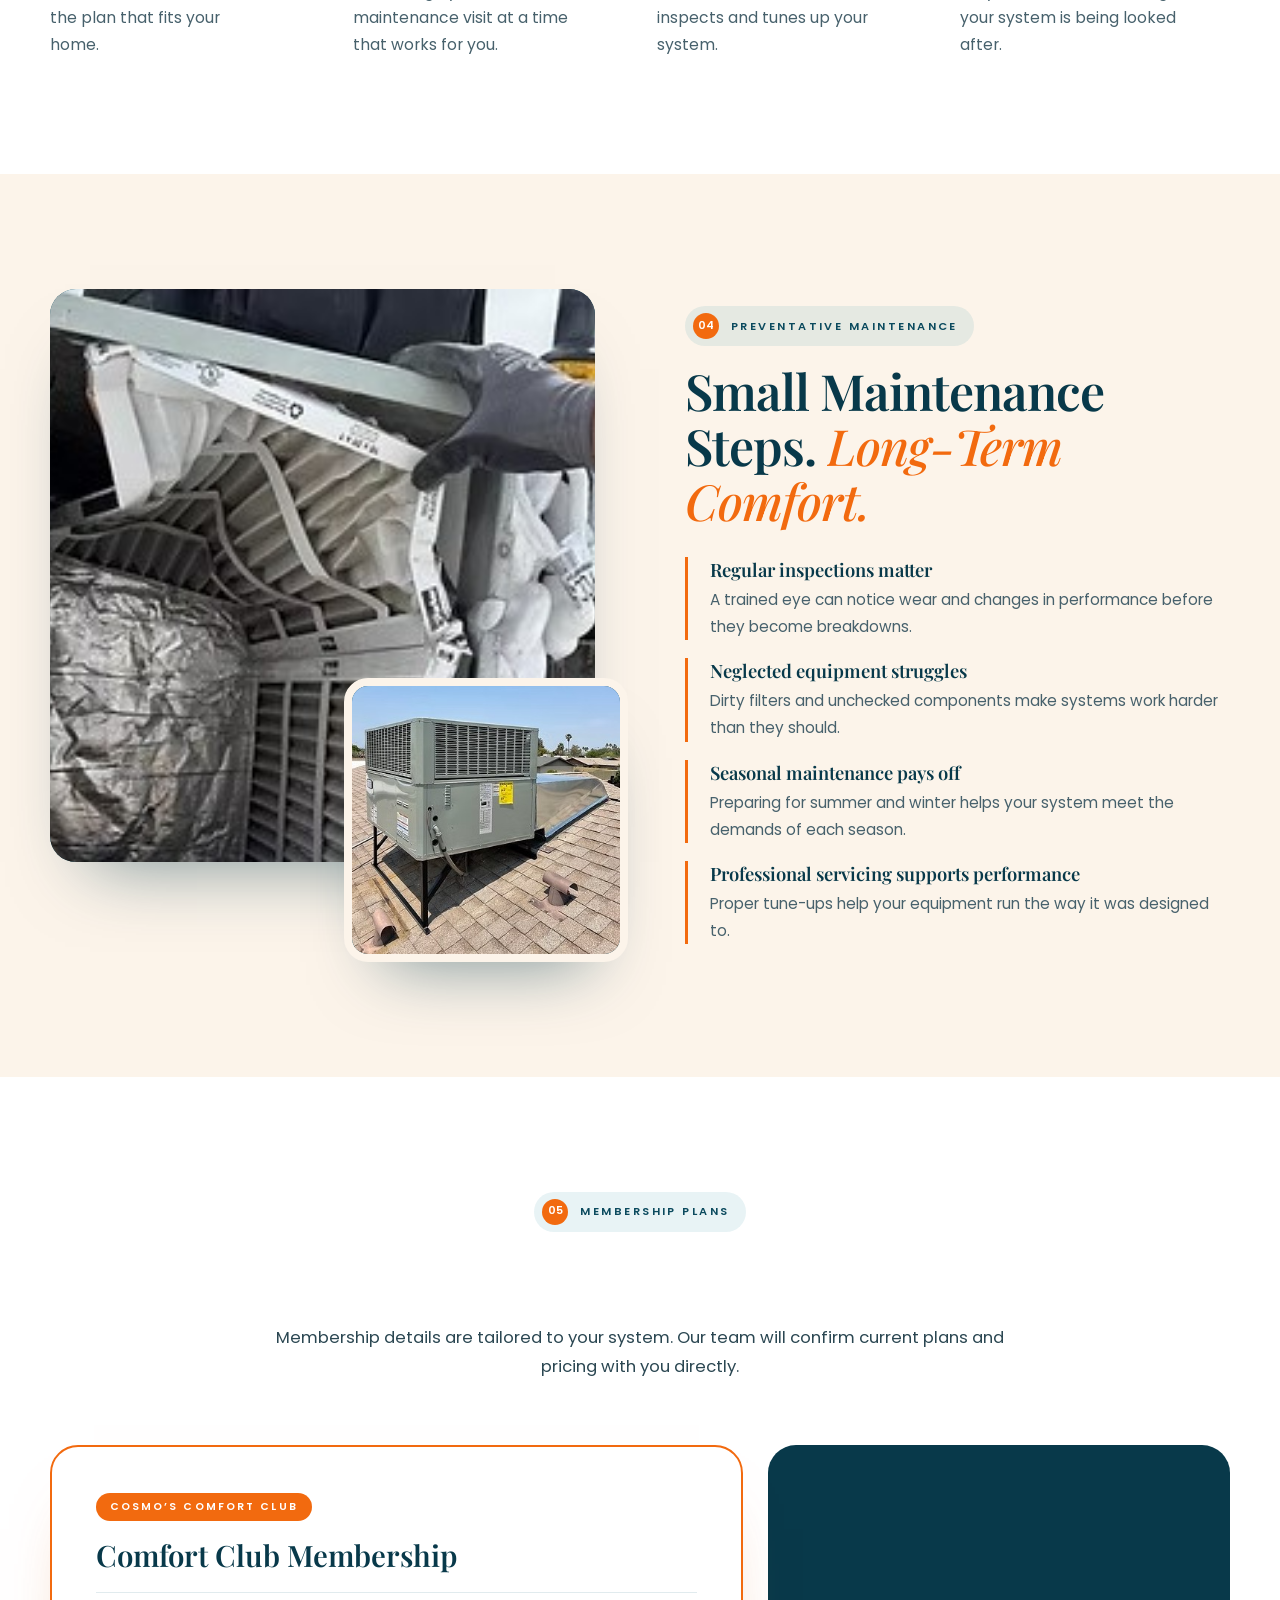
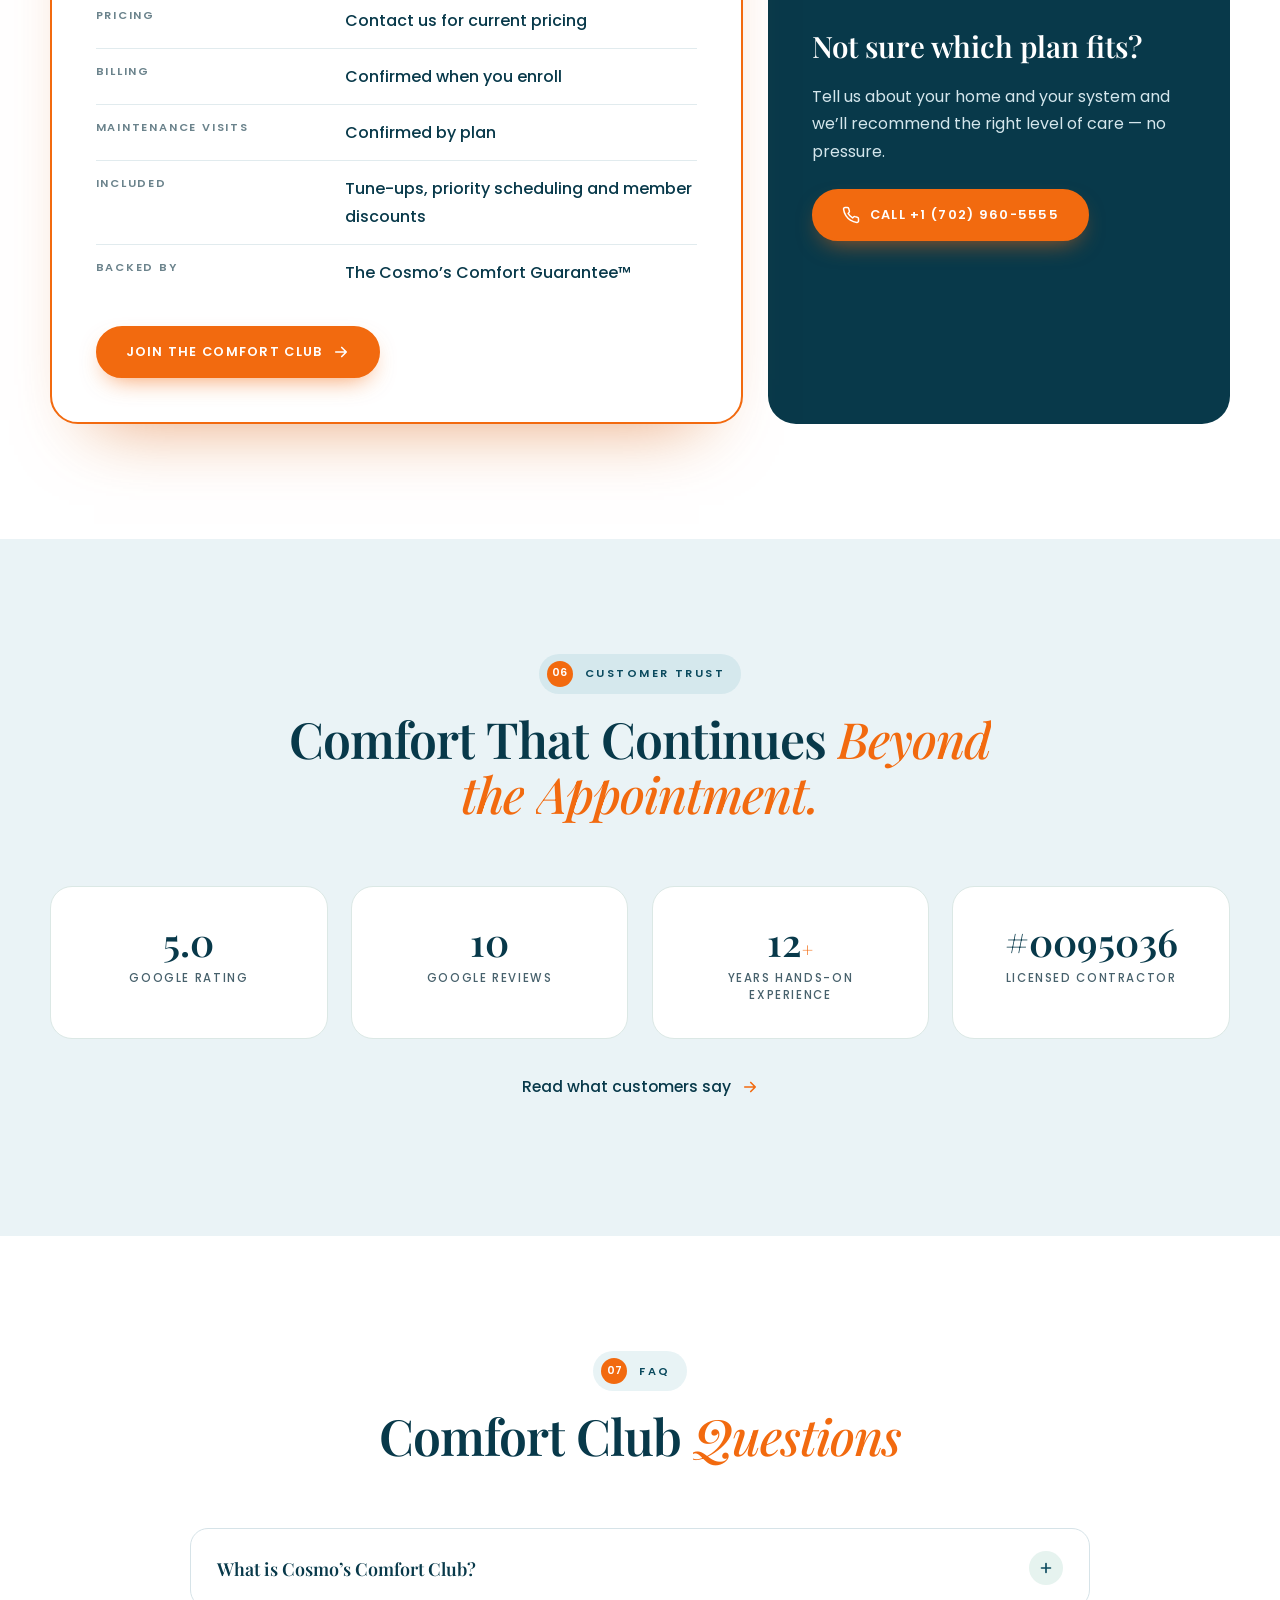
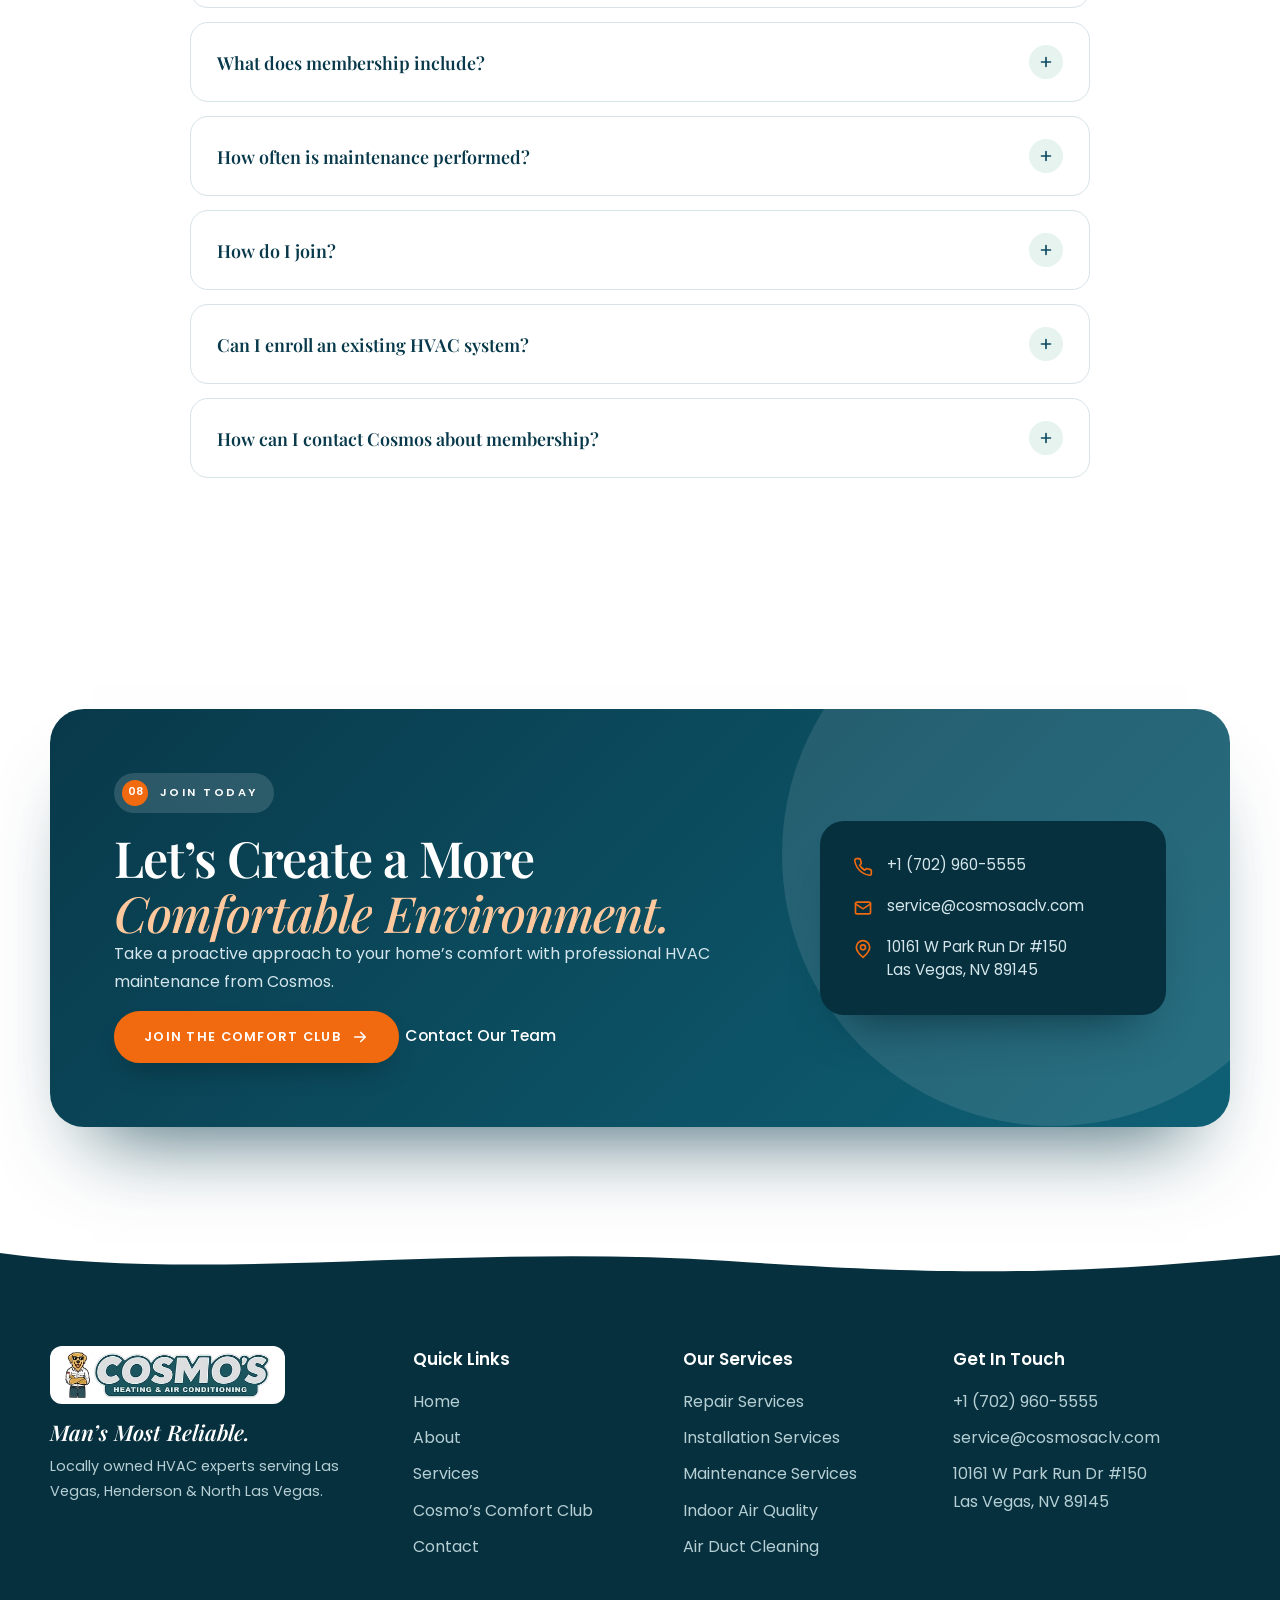
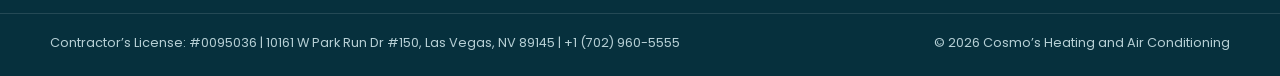
<file: comfort-club.html>
<!DOCTYPE html>
<html lang="en-US" class="no-js">
<head>
<meta charset="utf-8">
<meta name="viewport" content="width=device-width, initial-scale=1">
<script>document.documentElement.classList.replace('no-js','js')</script>
<title>Cosmo’s Comfort Club | HVAC Maintenance Membership in Las Vegas</title>
<meta name="description" content="Join Cosmo’s Comfort Club for year-round HVAC maintenance in Las Vegas, Henderson and North Las Vegas — proactive care, priority scheduling and peace of mind from Cosmos.">
<link rel="canonical" href="https://www.cosmosaclv.com/comfort-club.html">
<meta name="robots" content="index, follow, max-image-preview:large">
<meta name="theme-color" content="#06303d">
<meta name="geo.region" content="US-NV"><meta name="geo.placename" content="Las Vegas">
<meta property="og:type" content="website"><meta property="og:site_name" content="Cosmo's Heating and Air Conditioning">
<meta property="og:title" content="Cosmo’s Comfort Club | Year-Round HVAC Protection in Las Vegas">
<meta property="og:description" content="Join Cosmo’s Comfort Club for year-round HVAC maintenance in Las Vegas, Henderson and North Las Vegas — proactive care, priority scheduling and peace of mind from Cosmos.">
<meta property="og:url" content="https://www.cosmosaclv.com/comfort-club.html">
<meta name="twitter:card" content="summary_large_image">
<!-- TODO: add <meta property="og:image"> (1200x630) once a final photo is chosen -->
<link rel="icon" href="assets/images/favicon.svg" type="image/svg+xml">
<link rel="preconnect" href="https://fonts.googleapis.com"><link rel="preconnect" href="https://fonts.gstatic.com" crossorigin>
<link rel="stylesheet" href="https://fonts.googleapis.com/css2?family=Playfair+Display:ital,wght@0,500;0,600;0,700;1,500;1,600&family=Poppins:wght@400;500;600&display=swap">
<link rel="stylesheet" href="style.css">
<link rel="stylesheet" href="css/about.css">
<link rel="stylesheet" href="css/pages.css">
<script type="application/ld+json">
{"@context": "https://schema.org", "@graph": [{"@type": "WebPage", "@id": "https://www.cosmosaclv.com/comfort-club.html#page", "url": "https://www.cosmosaclv.com/comfort-club.html", "name": "Cosmo’s Comfort Club HVAC Maintenance Membership", "isPartOf": {"@id": "https://www.cosmosaclv.com/#business"}}, {"@type": "BreadcrumbList", "itemListElement": [{"@type": "ListItem", "position": 1, "name": "Home", "item": "https://www.cosmosaclv.com/"}, {"@type": "ListItem", "position": 2, "name": "Cosmo’s Comfort Club", "item": "https://www.cosmosaclv.com/comfort-club.html"}]}, {"@type": ["HVACBusiness", "LocalBusiness"], "@id": "https://www.cosmosaclv.com/#business", "name": "Cosmo's Heating and Air Conditioning", "alternateName": "Cosmos HVAC", "url": "https://www.cosmosaclv.com/", "telephone": "+1-702-960-5555", "email": "service@cosmosaclv.com", "address": {"@type": "PostalAddress", "streetAddress": "10161 W Park Run Dr #150", "addressLocality": "Las Vegas", "addressRegion": "NV", "postalCode": "89145", "addressCountry": "US"}, "areaServed": ["Las Vegas, NV", "Henderson, NV", "North Las Vegas, NV"]}, {"@type": "FAQPage", "mainEntity": [{"@type": "Question", "name": "What is Cosmo’s Comfort Club?", "acceptedAnswer": {"@type": "Answer", "text": "Cosmo’s Comfort Club is our year-round HVAC maintenance membership, built around proactive care for your heating and cooling system and backed by the Cosmo’s Comfort Guarantee™."}}, {"@type": "Question", "name": "What does membership include?", "acceptedAnswer": {"@type": "Answer", "text": "Membership is designed around tune-ups that help keep your system running like new, priority scheduling and exclusive member discounts. Specific plan details are confirmed by our team, so please contact us for the current membership terms."}}, {"@type": "Question", "name": "How often is maintenance performed?", "acceptedAnswer": {"@type": "Answer", "text": "Visit frequency depends on the membership plan you choose. Contact our team and we’ll confirm the schedule that applies to you."}}, {"@type": "Question", "name": "How do I join?", "acceptedAnswer": {"@type": "Answer", "text": "Call us at +1 (702) 960-5555, email service@cosmosaclv.com or use the contact form on our homepage, and our team will walk you through enrolling."}}, {"@type": "Question", "name": "Can I enroll an existing HVAC system?", "acceptedAnswer": {"@type": "Answer", "text": "Please contact our team with details about your system and we’ll confirm how membership would apply to it."}}, {"@type": "Question", "name": "How can I contact Cosmos about membership?", "acceptedAnswer": {"@type": "Answer", "text": "Call +1 (702) 960-5555, email service@cosmosaclv.com or visit us at 10161 W Park Run Dr #150, Las Vegas, NV 89145."}}]}]}
</script>
</head>
<body class="about-body">
<div class="a-curtain" aria-hidden="true"></div>

<svg width="0" height="0" style="position:absolute" aria-hidden="true" focusable="false">
  <symbol id="i-phone" viewBox="0 0 24 24"><path fill="none" stroke="currentColor" stroke-width="2" stroke-linecap="round" stroke-linejoin="round" d="M22 16.9v3a2 2 0 0 1-2.2 2 19.8 19.8 0 0 1-8.6-3.1 19.5 19.5 0 0 1-6-6A19.8 19.8 0 0 1 2.1 4.2 2 2 0 0 1 4.1 2h3a2 2 0 0 1 2 1.7c.1 1 .4 1.9.7 2.8a2 2 0 0 1-.5 2.1L8.1 9.9a16 16 0 0 0 6 6l1.3-1.3a2 2 0 0 1 2.1-.4c.9.3 1.8.6 2.8.7a2 2 0 0 1 1.7 2z"/></symbol>
  <symbol id="i-pin" viewBox="0 0 24 24"><path fill="none" stroke="currentColor" stroke-width="2" stroke-linecap="round" stroke-linejoin="round" d="M12 22s8-6.5 8-12a8 8 0 1 0-16 0c0 5.5 8 12 8 12z"/><circle cx="12" cy="10" r="3" fill="none" stroke="currentColor" stroke-width="2"/></symbol>
  <symbol id="i-mail" viewBox="0 0 24 24"><rect x="3" y="5" width="18" height="14" rx="2" fill="none" stroke="currentColor" stroke-width="2"/><path d="m3 7 9 6 9-6" fill="none" stroke="currentColor" stroke-width="2" stroke-linecap="round"/></symbol>
  <symbol id="i-star" viewBox="0 0 24 24"><path fill="currentColor" d="m12 2 3.1 6.3 6.9 1-5 4.9 1.2 6.8L12 17.8 5.8 21l1.2-6.8-5-4.9 6.9-1z"/></symbol>
  <symbol id="i-shield" viewBox="0 0 24 24"><path fill="currentColor" d="M12 2 4 5v6c0 5 3.4 9.4 8 11 4.6-1.6 8-6 8-11V5z"/><path d="m8.5 12 2.5 2.5 4.5-5" fill="none" stroke="#fff" stroke-width="2.2" stroke-linecap="round" stroke-linejoin="round"/></symbol>
  <symbol id="i-house" viewBox="0 0 24 24"><path fill="currentColor" d="M12 2.5 2 11h3v10h5v-6h4v6h5V11h3z"/></symbol>
  <symbol id="i-check" viewBox="0 0 24 24"><circle cx="12" cy="12" r="11" fill="currentColor"/><path d="m7 12.5 3.2 3.2L17 9" fill="none" stroke="#fff" stroke-width="2.4" stroke-linecap="round" stroke-linejoin="round"/></symbol>
  <symbol id="i-snow" viewBox="0 0 24 24"><path fill="none" stroke="currentColor" stroke-width="2" stroke-linecap="round" d="M12 2v20M4.9 6l14.2 12M19.1 6 4.9 18M2 12h20M9 3.5l3 2.5 3-2.5M9 20.5l3-2.5 3 2.5"/></symbol>
  <symbol id="i-gear" viewBox="0 0 24 24"><circle cx="12" cy="12" r="3.2" fill="none" stroke="currentColor" stroke-width="2"/><path fill="none" stroke="currentColor" stroke-width="2" stroke-linecap="round" stroke-linejoin="round" d="M19.4 15a1.7 1.7 0 0 0 .3 1.9l.1.1a2 2 0 1 1-2.8 2.8l-.1-.1a1.7 1.7 0 0 0-1.9-.3 1.7 1.7 0 0 0-1 1.5V21a2 2 0 1 1-4 0v-.1a1.7 1.7 0 0 0-1.1-1.5 1.7 1.7 0 0 0-1.9.3l-.1.1a2 2 0 1 1-2.8-2.8l.1-.1a1.7 1.7 0 0 0 .3-1.9 1.7 1.7 0 0 0-1.5-1H3a2 2 0 1 1 0-4h.1a1.7 1.7 0 0 0 1.5-1.1 1.7 1.7 0 0 0-.3-1.9l-.1-.1a2 2 0 1 1 2.8-2.8l.1.1a1.7 1.7 0 0 0 1.9.3H9a1.7 1.7 0 0 0 1-1.5V3a2 2 0 1 1 4 0v.1a1.7 1.7 0 0 0 1 1.5 1.7 1.7 0 0 0 1.9-.3l.1-.1a2 2 0 1 1 2.8 2.8l-.1.1a1.7 1.7 0 0 0-.3 1.9V9a1.7 1.7 0 0 0 1.5 1H21a2 2 0 1 1 0 4h-.1a1.7 1.7 0 0 0-1.5 1z"/></symbol>
  <symbol id="i-fan" viewBox="0 0 24 24"><circle cx="12" cy="12" r="1.8" fill="currentColor"/><path fill="none" stroke="currentColor" stroke-width="2" stroke-linecap="round" stroke-linejoin="round" d="M12 10.2C12 6 13 3 16 3c2.5 0 2.5 3 0 4.6-1.2.7-2.600 1.500-4 2.600M13.800 12c4.200 0 7.200 1 7.200 4 0 2.500-3 2.500-4.600 0-.7-1.200-1.500-2.600-2.600-4M12 13.800c0 4.200-1 7.200-4 7.200-2.500 0-2.500-3 0-4.600 1.200-.7 2.600-1.500 2.600-2.600M10.200 12C6 12 3 11 3 8c0-2.500 3-2.500 4.600 0 .7 1.200 1.500 2.600 2.600 4"/></symbol>
  <symbol id="i-wind" viewBox="0 0 24 24"><path fill="none" stroke="currentColor" stroke-width="2" stroke-linecap="round" d="M3 8h11a3 3 0 1 0-3-3M3 16h15a3 3 0 1 1-3 3M3 12h17a3 3 0 1 0-3-3"/></symbol>
  <symbol id="i-calendar" viewBox="0 0 24 24"><rect x="3" y="4" width="18" height="17" rx="2" fill="none" stroke="currentColor" stroke-width="2"/><path d="M3 9h18M8 2v4M16 2v4" fill="none" stroke="currentColor" stroke-width="2" stroke-linecap="round"/></symbol>
  <symbol id="i-arrow" viewBox="0 0 24 24"><path d="M5 12h14m-6-6 6 6-6 6" fill="none" stroke="currentColor" stroke-width="2.2" stroke-linecap="round" stroke-linejoin="round"/></symbol>
  <symbol id="i-left" viewBox="0 0 24 24"><path d="m15 5-7 7 7 7" fill="none" stroke="currentColor" stroke-width="2.4" stroke-linecap="round" stroke-linejoin="round"/></symbol>
  <symbol id="i-right" viewBox="0 0 24 24"><path d="m9 5 7 7-7 7" fill="none" stroke="currentColor" stroke-width="2.4" stroke-linecap="round" stroke-linejoin="round"/></symbol>
  <symbol id="i-trophy" viewBox="0 0 24 24"><path fill="currentColor" d="M7 3h10v5a5 5 0 0 1-10 0zM4 4h3v2.500A3 3 0 0 1 4 4zm16 0h-3v2.500A3 3 0 0 0 20 4zM11 13h2v4h3v3H8v-3h3z"/></symbol>
  <symbol id="i-badge" viewBox="0 0 24 24"><circle cx="12" cy="9" r="7" fill="currentColor"/><path d="m8.500 14.500-1.500 8 5-3 5 3-1.500-8" fill="currentColor"/><path d="m8.800 9 2.200 2.200 4.200-4.400" fill="none" stroke="#fff" stroke-width="2.200" stroke-linecap="round" stroke-linejoin="round"/></symbol>
  <symbol id="i-clock" viewBox="0 0 24 24"><circle cx="12" cy="12" r="10" fill="none" stroke="currentColor" stroke-width="2"/><path d="M12 6v6l4 2" fill="none" stroke="currentColor" stroke-width="2" stroke-linecap="round"/></symbol>
  <symbol id="i-send" viewBox="0 0 24 24"><path d="m22 2-11 11M22 2l-7 20-4-9-9-4z" fill="none" stroke="currentColor" stroke-width="2.200" stroke-linecap="round" stroke-linejoin="round"/></symbol>
</svg>


<svg width="0" height="0" style="position:absolute" aria-hidden="true" focusable="false">
  <symbol id="a-gauge" viewBox="0 0 48 48"><path d="M6 32a18 18 0 1 1 36 0" fill="none" stroke="currentColor" stroke-width="1.6" stroke-linecap="round"/><path d="M24 32 33 19" fill="none" stroke="currentColor" stroke-width="1.6" stroke-linecap="round" class="a-needle"/><circle cx="24" cy="32" r="2.6" fill="none" stroke="currentColor" stroke-width="1.6"/><path d="M10 38h28M13 14l2 2.4M24 9v3.4M35 14l-2 2.4" fill="none" stroke="currentColor" stroke-width="1.6" stroke-linecap="round"/></symbol>
  <symbol id="a-wrench" viewBox="0 0 48 48"><path d="M31 7a9 9 0 0 0-8.600 11.600L7 34l7 7 15.400-15.400A9 9 0 0 0 41 17l-6 6-6-1-1-6 6-6A9 9 0 0 0 31 7z" fill="none" stroke="currentColor" stroke-width="1.6" stroke-linejoin="round"/><circle cx="12" cy="36" r="1.4" fill="currentColor"/></symbol>
  <symbol id="a-clock" viewBox="0 0 48 48"><circle cx="24" cy="24" r="17" fill="none" stroke="currentColor" stroke-width="1.6"/><path d="M24 12v12l8 5" fill="none" stroke="currentColor" stroke-width="1.6" stroke-linecap="round" class="a-needle"/><path d="M24 4v3M24 41v3M4 24h3M41 24h3" fill="none" stroke="currentColor" stroke-width="1.6" stroke-linecap="round"/></symbol>
  <symbol id="a-heart" viewBox="0 0 48 48"><path d="M24 41S7 31 7 19a9 9 0 0 1 17-4 9 9 0 0 1 17 4c0 12-17 22-17 22z" fill="none" stroke="currentColor" stroke-width="1.6" stroke-linejoin="round"/><path d="M15 22h6l3 5 4-9 3 4h4" fill="none" stroke="currentColor" stroke-width="1.6" stroke-linecap="round" stroke-linejoin="round"/></symbol>
  <symbol id="a-down" viewBox="0 0 24 24"><path d="M12 5v14m-6-6 6 6 6-6" fill="none" stroke="currentColor" stroke-width="2.2" stroke-linecap="round" stroke-linejoin="round"/></symbol>
</svg>

<svg width="0" height="0" style="position:absolute" aria-hidden="true" focusable="false">
  <symbol id="s-chat" viewBox="0 0 48 48"><path d="M7 9h34v22H23l-9 8v-8H7z" fill="none" stroke="currentColor" stroke-width="1.6" stroke-linejoin="round"/><path d="M15 18h18M15 24h11" stroke="currentColor" stroke-width="1.6" stroke-linecap="round"/></symbol>
  <symbol id="s-cal" viewBox="0 0 48 48"><rect x="7" y="11" width="34" height="30" rx="3" fill="none" stroke="currentColor" stroke-width="1.6"/><path d="M7 20h34M16 6v9M32 6v9" stroke="currentColor" stroke-width="1.6" stroke-linecap="round"/><path d="m18 30 4 4 8-8" fill="none" stroke="currentColor" stroke-width="1.6" stroke-linecap="round" stroke-linejoin="round"/></symbol>
  <symbol id="s-search" viewBox="0 0 48 48"><circle cx="21" cy="21" r="12" fill="none" stroke="currentColor" stroke-width="1.6"/><path d="m30 30 11 11" stroke="currentColor" stroke-width="1.6" stroke-linecap="round"/></symbol>
  <symbol id="s-alert" viewBox="0 0 48 48"><path d="M24 7 43 40H5z" fill="none" stroke="currentColor" stroke-width="1.6" stroke-linejoin="round"/><path d="M24 19v10" stroke="currentColor" stroke-width="1.6" stroke-linecap="round"/><circle cx="24" cy="34" r="1.4" fill="currentColor"/></symbol>
  <symbol id="s-snow" viewBox="0 0 48 48"><path d="M24 6v36M8.400 15l31.200 18M8.400 33l31.200-18" stroke="currentColor" stroke-width="1.6" stroke-linecap="round"/><circle cx="24" cy="24" r="4" fill="none" stroke="currentColor" stroke-width="1.6"/></symbol>
</svg>
<a class="skip" href="#main">Skip to main content</a>
<div class="progress" aria-hidden="true"></div>

<!-- TOP BAR -->
<div class="topbar">
  <div class="wrap topbar__in">
    <div class="topbar__l">
      <a href="tel:+17029605555"><svg class="ic"><use href="#i-phone"/></svg>+1 (702) 960-5555</a>
      <span class="sep" aria-hidden="true"></span>
      <a href="https://www.google.com/maps/search/?api=1&amp;query=10161+W+Park+Run+Dr+%23150,+Las+Vegas,+NV+89145" target="_blank" rel="noopener"><svg class="ic"><use href="#i-pin"/></svg>10161 W Park Run Dr #150, Las Vegas, NV 89145</a>
    </div>
    <div class="topbar__r"><span class="g-rate"><svg class="ic"><use href="#i-star"/></svg><b>5.0</b> on Google · 10 reviews</span></div>
  </div>
</div>

<!-- HEADER -->
<header class="header" id="top">
  <div class="wrap header__in">
    <a class="brand" href="index.html" aria-label="Cosmo's Heating &amp; Air Conditioning — home">
      <img src="assets/images/logo.png" alt="Cosmo's Heating &amp; Air Conditioning logo" width="196" height="51" fetchpriority="high">
    </a>
    <nav id="nav" class="nav" aria-label="Main navigation">
      <a href="index.html">Home</a>
      <a href="about.html">About</a>
      <a href="services.html">Services</a>
      <a href="comfort-club.html" class="is-active" aria-current="page">Cosmo’s Comfort Club</a>
      <a href="index.html#work">Projects</a>
      <a href="index.html#contact">Contact</a>
      <a class="btn btn--sm nav__book" href="https://book.housecallpro.com/book/Cosmos-Heating--Air-Conditioning/5dd6087d1c134f25b5e4cfb80da8b594?v2=true" target="_blank" rel="noopener">Book Now <svg class="ic"><use href="#i-arrow"/></svg></a>
    </nav>
    <a class="btn btn--sm header__book" href="https://book.housecallpro.com/book/Cosmos-Heating--Air-Conditioning/5dd6087d1c134f25b5e4cfb80da8b594?v2=true" target="_blank" rel="noopener">Book Now <svg class="ic"><use href="#i-arrow"/></svg></a>
    <button class="burger" aria-expanded="false" aria-controls="nav" aria-label="Open menu"><span></span></button>
  </div>
</header>



<main id="main" class="about-page">

<!-- ===== 1 · HERO ===== -->
<section class="c-hero" aria-labelledby="c-hero-title">
  <div class="wrap c-hero__grid">
    <div>
      <p class="a-eyebrow" data-a>Cosmo’s Comfort Club</p>
      <h1 id="c-hero-title" class="a-display" data-split>Year-Round Protection <em>for Your Comfort.</em></h1>
      <p class="c-hero__lead" data-a style="--d:.4s">Enjoy greater peace of mind with proactive HVAC maintenance and dependable care designed to help keep your heating and cooling system running smoothly throughout the year.</p>
      <div class="s-btns" data-a style="--d:.55s">
        <a class="btn btn--caps" href="#benefits">Explore Membership Benefits <svg class="ic"><use href="#i-arrow"/></svg></a>
        <a class="btn btn--caps btn--ghost-light" href="index.html#contact">Join the Comfort Club</a>
      </div>
    </div>
    <div class="c-hero__media">
      <figure class="s-photo c-hero__photo a-img"><img src="assets/club/hero.jpg" alt="Cosmo’s HVAC technician inspecting a commercial rooftop air conditioning unit" width="349" height="461" decoding="async"></figure>
      <p class="c-hero__seal" data-a style="--d:.5s"><span><b>Comfort<br>Guarantee™</b>Cosmo’s</span></p>
    </div>
  </div>
  <svg class="a-wave" viewBox="0 0 1440 60" preserveAspectRatio="none" aria-hidden="true"><path d="M0 40c240 30 480 30 720 8s480-30 720 0v12H0z" fill="#fff"/></svg>
</section>

<!-- ===== 2 · INTRODUCTION ===== -->
<section class="s-sec c-intro" aria-labelledby="c-intro-title">
  <div class="wrap c-intro__grid">
    <figure class="s-photo a-img"><img src="assets/club/intro.jpg" alt="Technician on a ladder checking ceiling-mounted HVAC equipment during a maintenance visit" width="260" height="224" loading="lazy" decoding="async"></figure>
    <div>
      <p class="a-label" data-a><span>01</span>Why a membership</p>
      <h2 id="c-intro-title" class="a-h2" data-split>Comfort Is Better <em>When It’s Protected.</em></h2>
      <p class="a-lead" data-a>Heating and cooling systems work hard, especially in the Las Vegas climate. Proactive care helps you stay ahead of problems instead of reacting to them.</p>
      <ul class="s-list" data-a><li>Regular system inspections</li><li>Preventative maintenance</li><li>Improved equipment reliability</li><li>Early identification of potential issues</li><li>Greater peace of mind</li></ul>
    </div>
  </div>
</section>

<!-- ===== 3 · BENEFITS =====
     VERIFY: Priority scheduling, tune-ups and member discounts come from the live website. The other benefit
     descriptions are general preventative-care wording — confirm against your actual Comfort Club agreement. -->
<section class="s-sec s-sec--mint" id="benefits" aria-labelledby="c-ben-title">
  <div class="wrap">
    <header class="s-head s-head--center">
      <p class="a-label" data-a><span>02</span>Membership benefits</p>
      <h2 id="c-ben-title" class="a-h2" data-split>More Care. More Confidence. <em>More Comfort.</em></h2>
    </header>
    <ul class="c-benefits">
      <li class="c-benefit" data-a><span class="c-benefit__no" aria-hidden="true">01</span><svg class="c-benefit__ic" aria-hidden="true"><use href="#s-cal"/></svg><h3>Scheduled HVAC Maintenance</h3><p>Regular tune-ups that help keep your heating and cooling system running like new.</p></li>
      <li class="c-benefit" data-a style="--d:0.10s"><span class="c-benefit__no" aria-hidden="true">02</span><svg class="c-benefit__ic" aria-hidden="true"><use href="#s-snow"/></svg><h3>Seasonal System Inspections</h3><p>Check-ups timed for the seasons that put the most demand on your equipment.</p></li>
      <li class="c-benefit" data-a style="--d:0.20s"><span class="c-benefit__no" aria-hidden="true">03</span><svg class="c-benefit__ic" aria-hidden="true"><use href="#a-clock"/></svg><h3>Priority Service Scheduling</h3><p>Members are given priority when scheduling service with our team.</p></li>
      <li class="c-benefit" data-a><span class="c-benefit__no" aria-hidden="true">04</span><svg class="c-benefit__ic" aria-hidden="true"><use href="#a-gauge"/></svg><h3>Professional System Checks</h3><p>A trained technician reviews how your equipment is performing.</p></li>
      <li class="c-benefit" data-a style="--d:0.10s"><span class="c-benefit__no" aria-hidden="true">05</span><svg class="c-benefit__ic" aria-hidden="true"><use href="#s-alert"/></svg><h3>Early Identification of Potential Issues</h3><p>Spotting small concerns early helps avoid bigger surprises later.</p></li>
      <li class="c-benefit" data-a style="--d:0.20s"><span class="c-benefit__no" aria-hidden="true">06</span><svg class="c-benefit__ic" aria-hidden="true"><use href="#a-heart"/></svg><h3>Ongoing Comfort Support</h3><p>A local team you know and can call all year long.</p></li>
    </ul>
  </div>
</section>

<!-- ===== 4 · HOW IT WORKS ===== -->
<section class="s-sec" aria-labelledby="c-how-title">
  <div class="wrap">
    <header class="s-head">
      <p class="a-label" data-a><span>03</span>How it works</p>
      <h2 id="c-how-title" class="a-h2" data-split>How the <em>Comfort Club Works.</em></h2>
    </header>
    <ol class="a-steps" data-progress>
      <li class="a-step" data-a><span class="a-step__no" aria-hidden="true">01</span><h3>Choose Your Membership</h3><p>Talk with our team about the plan that fits your home.</p></li>
      <li class="a-step" data-a style="--d:.12s"><span class="a-step__no" aria-hidden="true">02</span><h3>Schedule Your Maintenance</h3><p>We arrange your maintenance visit at a time that works for you.</p></li>
      <li class="a-step" data-a style="--d:.24s"><span class="a-step__no" aria-hidden="true">03</span><h3>Receive Professional Care</h3><p>A trained technician inspects and tunes up your system.</p></li>
      <li class="a-step" data-a style="--d:.36s"><span class="a-step__no" aria-hidden="true">04</span><h3>Enjoy Greater Peace of Mind</h3><p>Stay comfortable knowing your system is being looked after.</p></li>
    </ol>
  </div>
</section>

<!-- ===== 5 · WHY MAINTENANCE MATTERS ===== -->
<section class="s-sec s-sec--cream c-why" aria-labelledby="c-why-title">
  <div class="wrap c-why__grid">
    <div class="c-why__photos">
      <figure class="s-photo a-img"><img src="assets/club/care-1.jpg" alt="Technician’s hand replacing a dirty air filter inside an HVAC system" width="303" height="224" loading="lazy" decoding="async"></figure>
      <figure class="s-photo s-photo--inset a-img" style="--d:.2s"><img src="assets/club/care-2.jpg" alt="Packaged rooftop HVAC unit on a home’s roof awaiting seasonal maintenance" width="360" height="360" loading="lazy" decoding="async"></figure>
    </div>
    <div>
      <p class="a-label" data-a><span>04</span>Preventative maintenance</p>
      <h2 id="c-why-title" class="a-h2" data-split>Small Maintenance Steps. <em>Long-Term Comfort.</em></h2>
      <ul class="c-points" data-a>
        <li><b>Regular inspections matter</b><span>A trained eye can notice wear and changes in performance before they become breakdowns.</span></li>
        <li><b>Neglected equipment struggles</b><span>Dirty filters and unchecked components make systems work harder than they should.</span></li>
        <li><b>Seasonal maintenance pays off</b><span>Preparing for summer and winter helps your system meet the demands of each season.</span></li>
        <li><b>Professional servicing supports performance</b><span>Proper tune-ups help your equipment run the way it was designed to.</span></li>
      </ul>
    </div>
  </div>
</section>

<!-- ===== 6 · PLANS (enquiry-based; editable) ===== -->
<section class="s-sec" id="plans" aria-labelledby="c-plan-title">
  <div class="wrap">
    <header class="s-head s-head--center">
      <p class="a-label" data-a><span>05</span>Membership plans</p>
      <h2 id="c-plan-title" class="a-h2" data-split>Find the Right <em>Comfort Plan.</em></h2>
      <p class="a-lead" data-a>Membership details are tailored to your system. Our team will confirm current plans and pricing with you directly.</p>
    </header>
    <!-- EDIT HERE: replace each <dd> with your real plan details (name, price, billing, visits, services, extras).
         Duplicate a <article class="c-plan"> block to add more plans. No prices are shown until you add them. -->
    <div class="c-plans">
      <article class="c-plan c-plan--main" data-a>
        <p class="c-plan__badge">Cosmo’s Comfort Club</p>
        <h3>Comfort Club Membership</h3>
        <dl>
          <div><dt>Pricing</dt><dd>Contact us for current pricing</dd></div>
          <div><dt>Billing</dt><dd>Confirmed when you enroll</dd></div>
          <div><dt>Maintenance visits</dt><dd>Confirmed by plan</dd></div>
          <div><dt>Included</dt><dd>Tune-ups, priority scheduling and member discounts</dd></div>
          <div><dt>Backed by</dt><dd>The Cosmo’s Comfort Guarantee™</dd></div>
        </dl>
        <a class="btn btn--caps" href="index.html#contact">Join the Comfort Club <svg class="ic"><use href="#i-arrow"/></svg></a>
      </article>
      <aside class="c-plan c-plan--aside" data-a style="--d:.15s">
        <h3>Not sure which plan fits?</h3>
        <p>Tell us about your home and your system and we’ll recommend the right level of care — no pressure.</p>
        <div class="s-btns"><a class="btn btn--caps" href="tel:+17029605555"><svg class="ic" aria-hidden="true"><use href="#i-phone"/></svg>Call +1 (702) 960-5555</a></div>
      </aside>
    </div>
  </div>
</section>

<!-- ===== 7 · TRUST ===== -->
<section class="s-sec s-sec--sky" aria-labelledby="c-trust-title">
  <div class="wrap">
    <header class="s-head s-head--center">
      <p class="a-label" data-a><span>06</span>Customer trust</p>
      <h2 id="c-trust-title" class="a-h2" data-split>Comfort That Continues <em>Beyond the Appointment.</em></h2>
    </header>
    <ul class="c-trust">
      <li data-a><b>5.0</b><span>Google rating</span></li>
      <li data-a style="--d:.08s"><b>10</b><span>Google reviews</span></li>
      <li data-a style="--d:.16s"><b>12<small>+</small></b><span>Years hands-on experience</span></li>
      <li data-a style="--d:.24s"><b>#0095036</b><span>Licensed contractor</span></li>
    </ul>
    <p class="c-trust__link" data-a><a class="a-link-dark" href="index.html#reviews">Read what customers say <svg class="ic"><use href="#i-arrow"/></svg></a></p>
  </div>
</section>

<!-- ===== 8 · FAQ ===== -->
<section class="s-sec" aria-labelledby="c-faq-title">
  <div class="wrap">
    <header class="s-head s-head--center">
      <p class="a-label" data-a><span>07</span>FAQ</p>
      <h2 id="c-faq-title" class="a-h2" data-split>Comfort Club <em>Questions</em></h2>
    </header>
    <div class="faq">
  <details data-a><summary>What is Cosmo’s Comfort Club?</summary><div class="faq__a"><p>Cosmo’s Comfort Club is our year-round HVAC maintenance membership, built around proactive care for your heating and cooling system and backed by the Cosmo’s Comfort Guarantee™.</p></div></details>
  <details data-a style="--d:0.06s"><summary>What does membership include?</summary><div class="faq__a"><p>Membership is designed around tune-ups that help keep your system running like new, priority scheduling and exclusive member discounts. Specific plan details are confirmed by our team, so please contact us for the current membership terms.</p></div></details>
  <details data-a style="--d:0.12s"><summary>How often is maintenance performed?</summary><div class="faq__a"><p>Visit frequency depends on the membership plan you choose. Contact our team and we’ll confirm the schedule that applies to you.</p></div></details>
  <details data-a style="--d:0.18s"><summary>How do I join?</summary><div class="faq__a"><p>Call us at +1 (702) 960-5555, email service@cosmosaclv.com or use the contact form on our homepage, and our team will walk you through enrolling.</p></div></details>
  <details data-a style="--d:0.24s"><summary>Can I enroll an existing HVAC system?</summary><div class="faq__a"><p>Please contact our team with details about your system and we’ll confirm how membership would apply to it.</p></div></details>
  <details data-a style="--d:0.30s"><summary>How can I contact Cosmos about membership?</summary><div class="faq__a"><p>Call +1 (702) 960-5555, email service@cosmosaclv.com or visit us at 10161 W Park Run Dr #150, Las Vegas, NV 89145.</p></div></details>
</div>
  </div>
</section>

<!-- ===== 9 · FINAL CTA (orange) ===== -->
<section class="a-cta" id="contact-cta" aria-labelledby="c-cta-title">
  <div class="wrap">
    <div class="a-cta__card">
      <div class="a-cta__text">
        <p class="a-label a-label--light" data-a><span>08</span>Join today</p>
        <h2 id="c-cta-title" class="a-h2 a-h2--light" data-split>Let’s Create a More <em>Comfortable Environment.</em></h2>
        <p class="a-cta__lead" data-a>Take a proactive approach to your home’s comfort with professional HVAC maintenance from Cosmos.</p>
        <div class="a-cta__actions" data-a>
          <a class="btn btn--caps a-btn--white" href="index.html#contact">Join the Comfort Club <svg class="ic"><use href="#i-arrow"/></svg></a>
          <a class="a-link-light" href="index.html#contact">Contact Our Team</a>
        </div>
      </div>
      <ul class="a-cta__info" data-a style="--d:.2s" aria-label="Contact details">
        <li><svg class="ic" aria-hidden="true"><use href="#i-phone"/></svg><a href="tel:+17029605555">+1 (702) 960-5555</a></li>
        <li><svg class="ic" aria-hidden="true"><use href="#i-mail"/></svg><a href="mailto:service@cosmosaclv.com">service@cosmosaclv.com</a></li>
        <li><svg class="ic" aria-hidden="true"><use href="#i-pin"/></svg><a href="https://www.google.com/maps/search/?api=1&amp;query=10161+W+Park+Run+Dr+%23150,+Las+Vegas,+NV+89145" target="_blank" rel="noopener">10161 W Park Run Dr #150<br>Las Vegas, NV 89145</a></li>
      </ul>
    </div>
  </div>
</section>

</main>
<!-- FOOTER -->
<footer class="footer">
  <svg class="wave wave--footer" viewBox="0 0 1440 40" preserveAspectRatio="none" aria-hidden="true"><path d="M0 40V10C240 40 520 0 820 18s420 10 620-6v28z"/></svg>
  <div class="wrap footer__grid">
    <div class="footer__brand">
      <img src="assets/images/logo.png" alt="Cosmo’s Heating &amp; Air Conditioning" width="220" height="57" loading="lazy">
      <p class="tag">Man’s Most Reliable.</p>
      <p class="small">Locally owned HVAC experts serving Las Vegas, Henderson &amp; North Las Vegas.</p>
    </div>
    <nav aria-label="Quick links"><h3>Quick Links</h3><ul><li><a href="index.html">Home</a></li><li><a href="about.html">About</a></li><li><a href="services.html">Services</a></li><li><a href="comfort-club.html">Cosmo’s Comfort Club</a></li><li><a href="index.html#contact">Contact</a></li></ul></nav>
    <nav aria-label="Services"><h3>Our Services</h3><ul><li><a href="services.html#repair">Repair Services</a></li><li><a href="services.html#installation">Installation Services</a></li><li><a href="services.html#maintenance">Maintenance Services</a></li><li><a href="services.html#air-quality">Indoor Air Quality</a></li><li><a href="services.html#air-quality">Air Duct Cleaning</a></li></ul></nav>
    <div><h3>Get In Touch</h3><ul class="footer__contact"><li><a href="tel:+17029605555">+1 (702) 960-5555</a></li><li><a href="mailto:service@cosmosaclv.com">service@cosmosaclv.com</a></li><li>10161 W Park Run Dr #150<br>Las Vegas, NV 89145</li></ul></div>
  </div>
  <div class="footer__bar"><div class="wrap"><span>Contractor’s License: #0095036 | 10161 W Park Run Dr #150, Las Vegas, NV 89145 | +1 (702) 960-5555</span><span>© <span id="yr">2026</span> Cosmo’s Heating and Air Conditioning</span></div></div>
</footer>

<!-- STICKY CTAs -->
<a class="fab" href="tel:+17029605555" aria-label="Call Cosmo’s now"><svg class="ic"><use href="#i-phone"/></svg><span>Call Now</span></a>
<div class="mbar"><a class="mbar__call" href="tel:+17029605555"><svg class="ic"><use href="#i-phone"/></svg>Call Now</a><a class="mbar__book" href="https://book.housecallpro.com/book/Cosmos-Heating--Air-Conditioning/5dd6087d1c134f25b5e4cfb80da8b594?v2=true" target="_blank" rel="noopener"><svg class="ic"><use href="#i-calendar"/></svg>Book Now</a></div>




<script src="script.js" defer></script>
<script src="js/about.js" defer></script>
<script src="js/pages.js" defer></script>
</body>
</html>
</file>
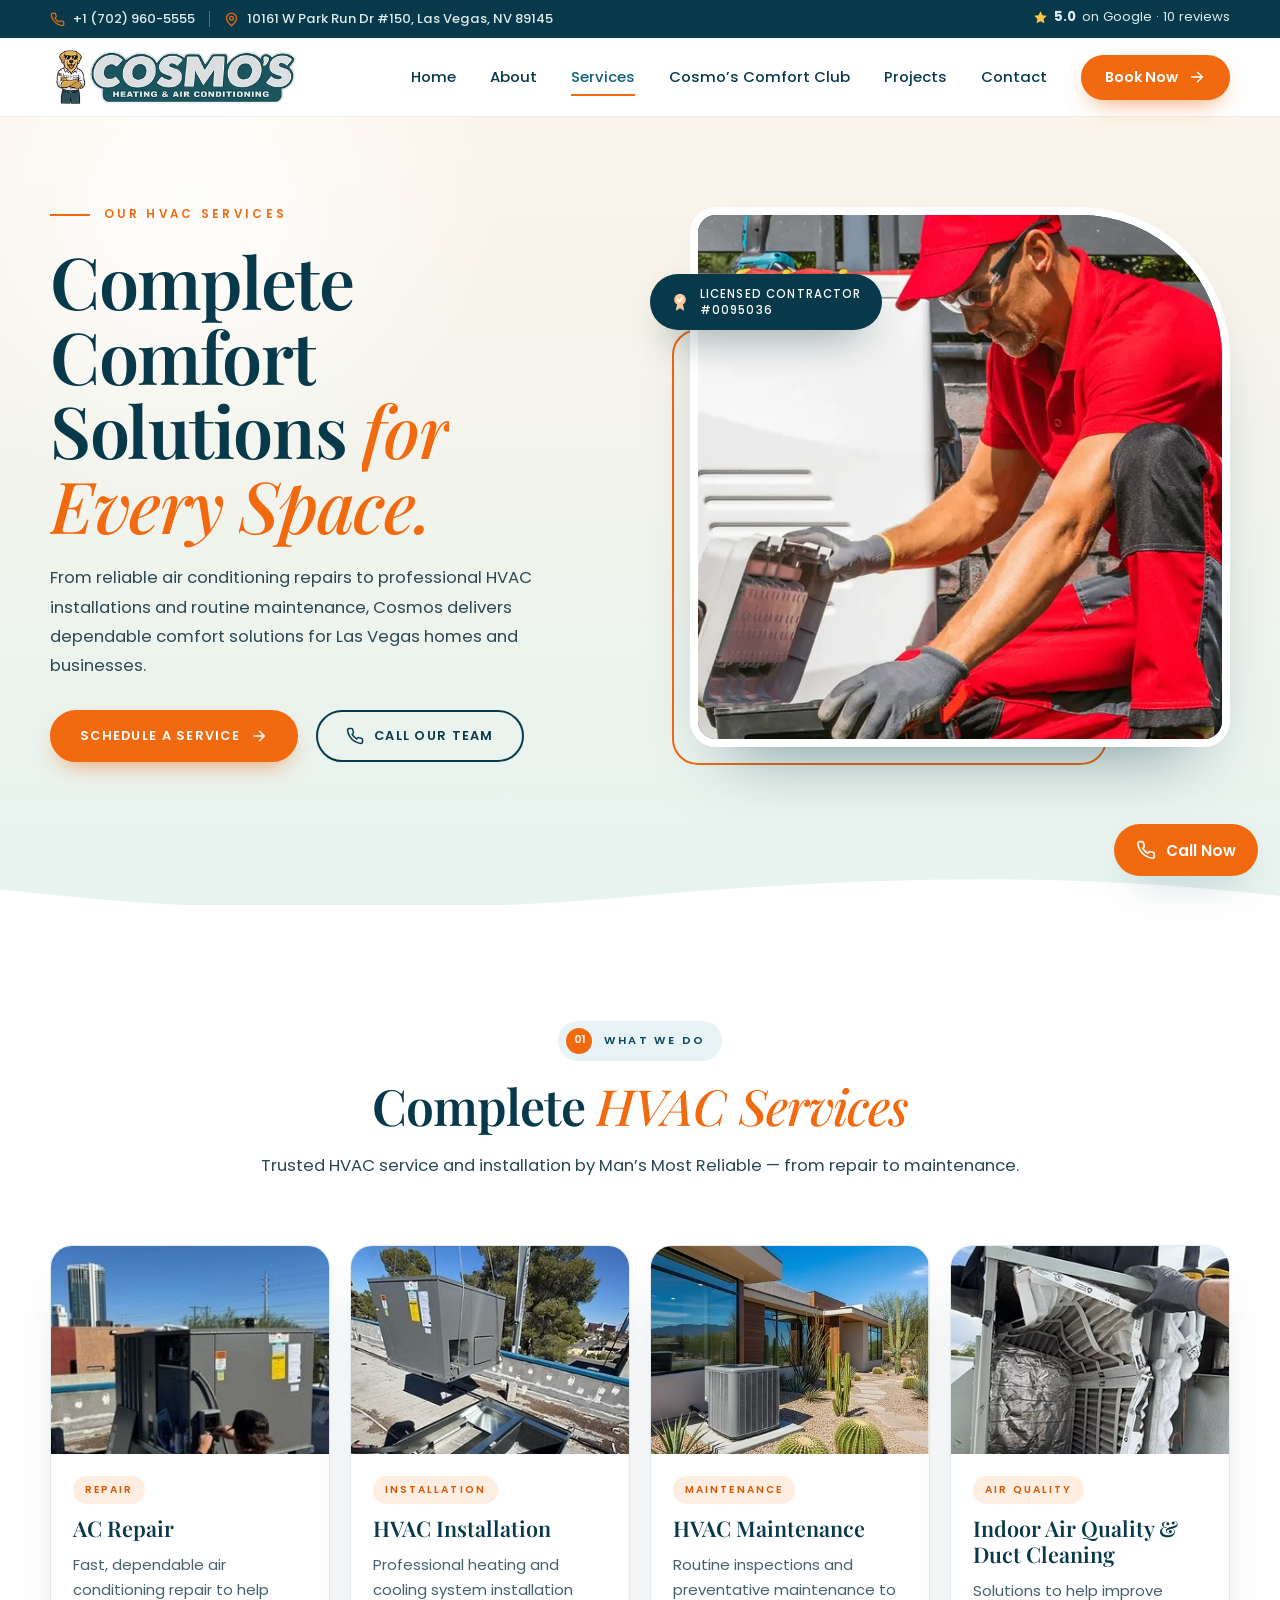
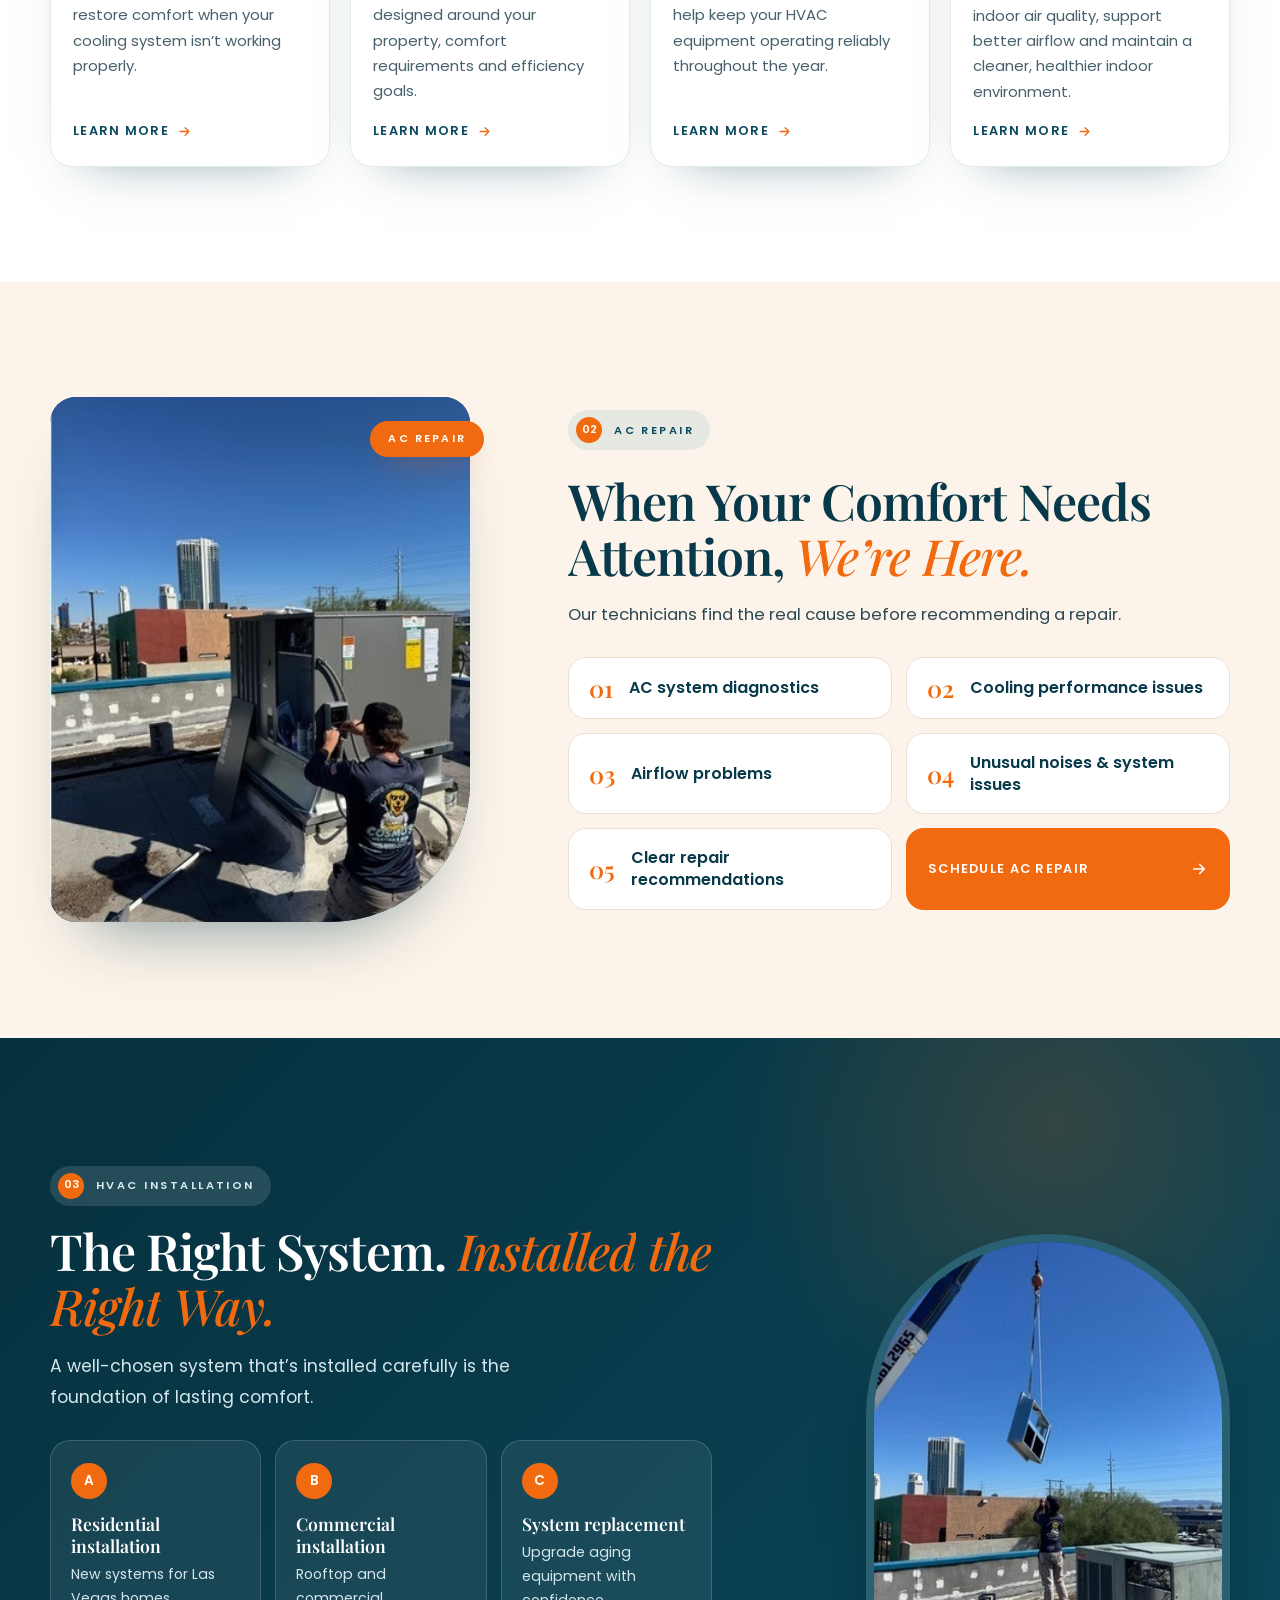
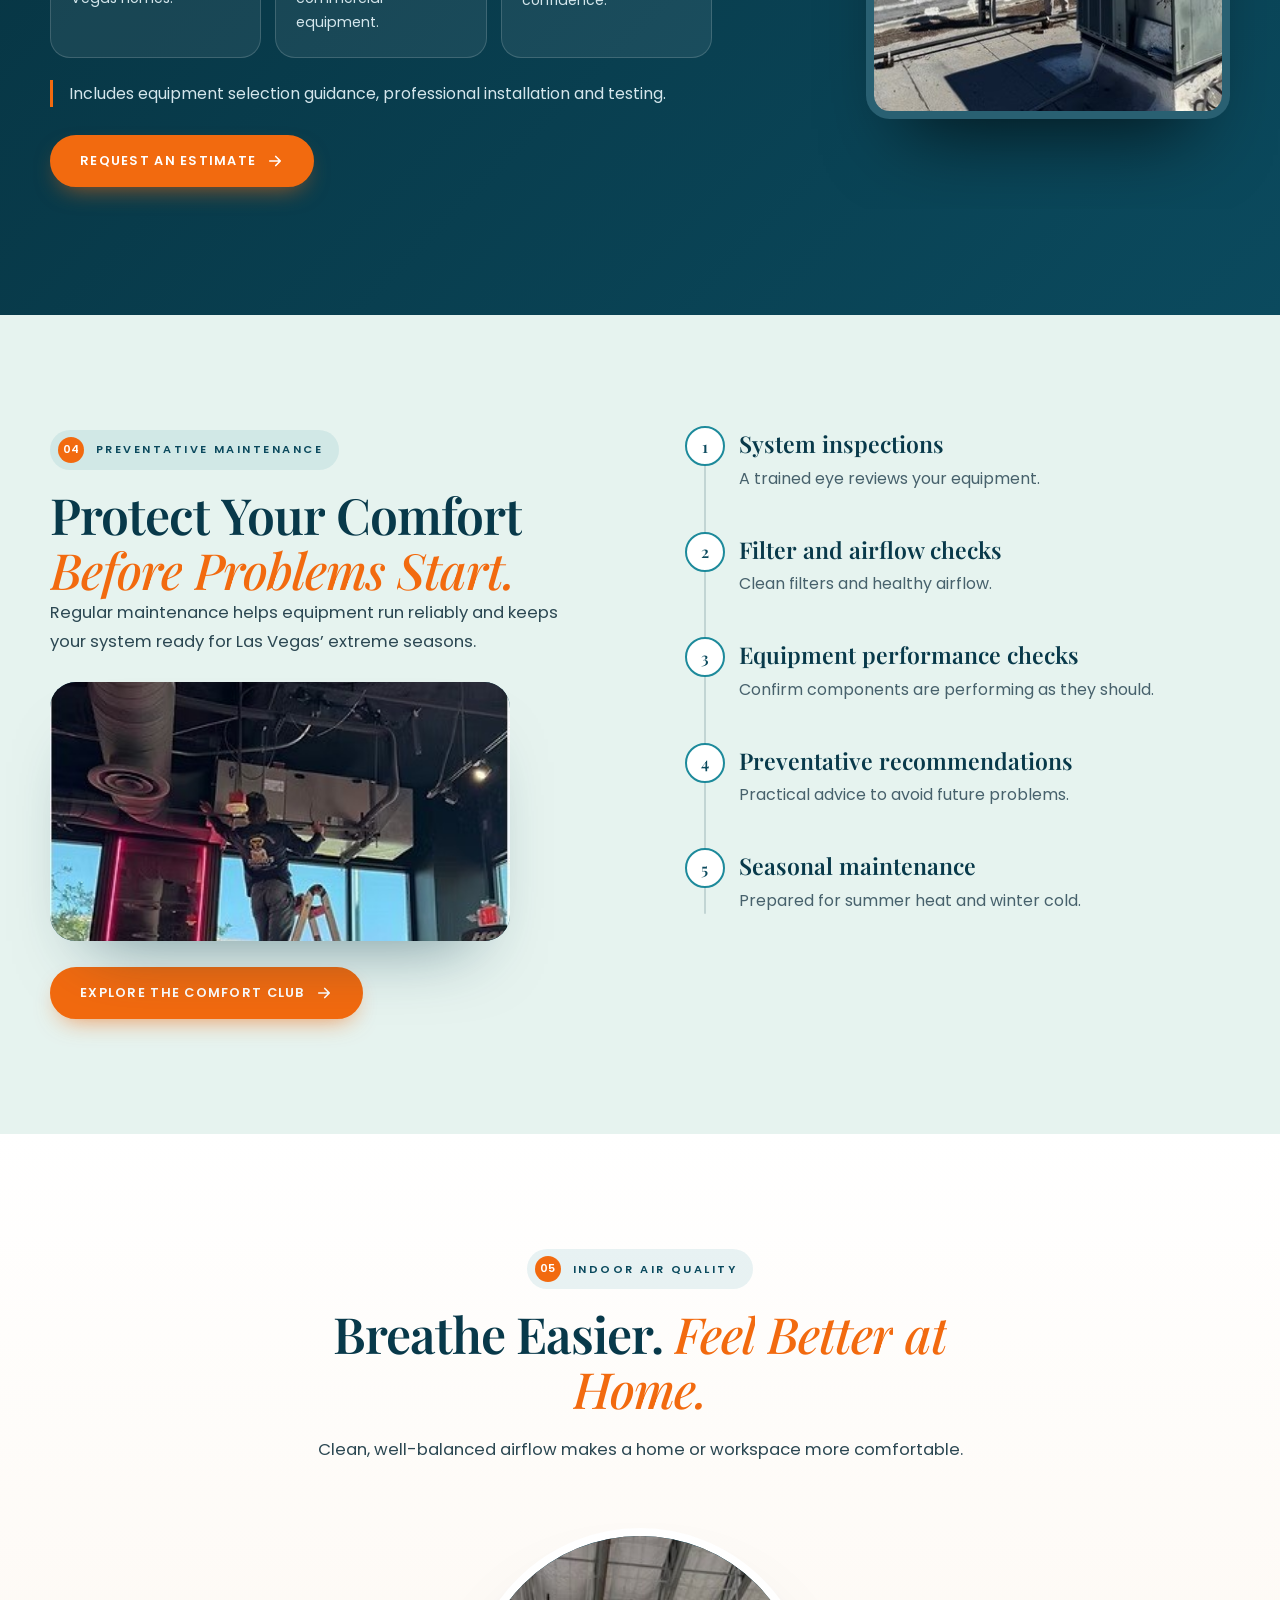
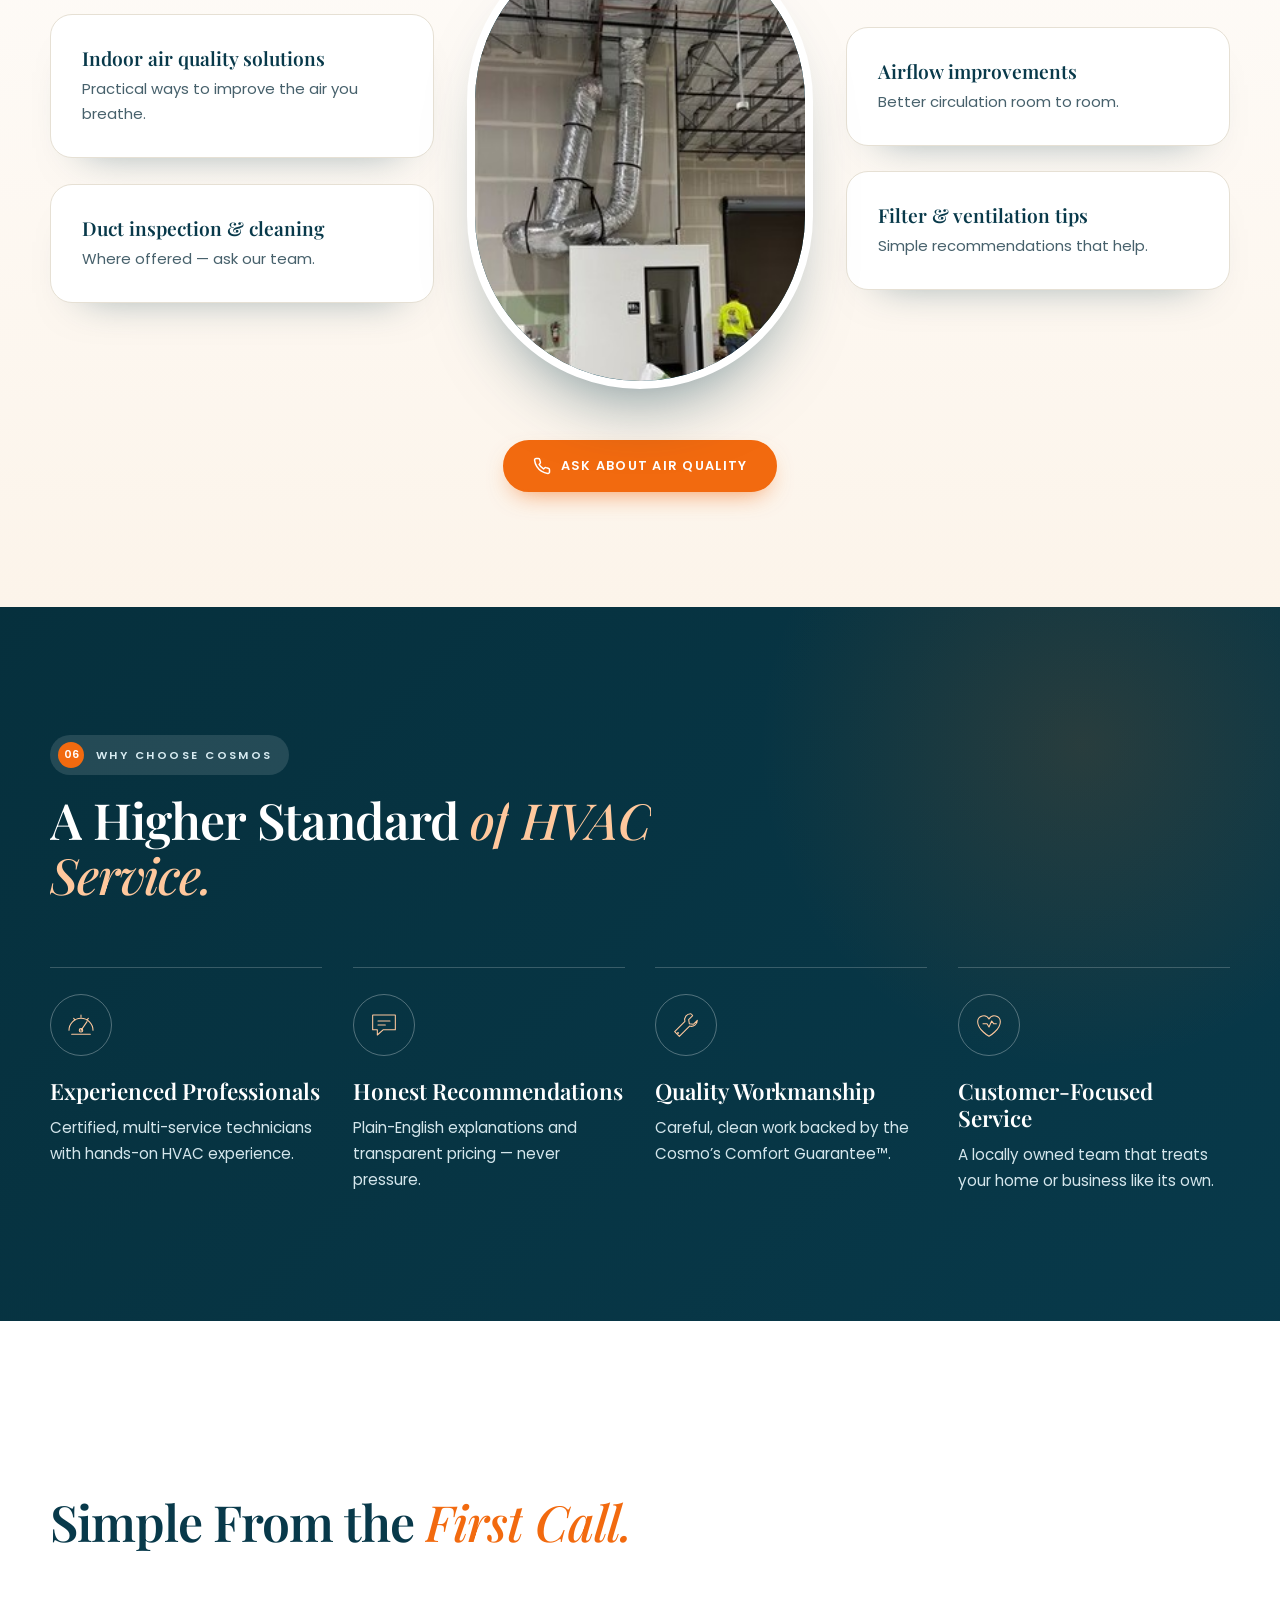
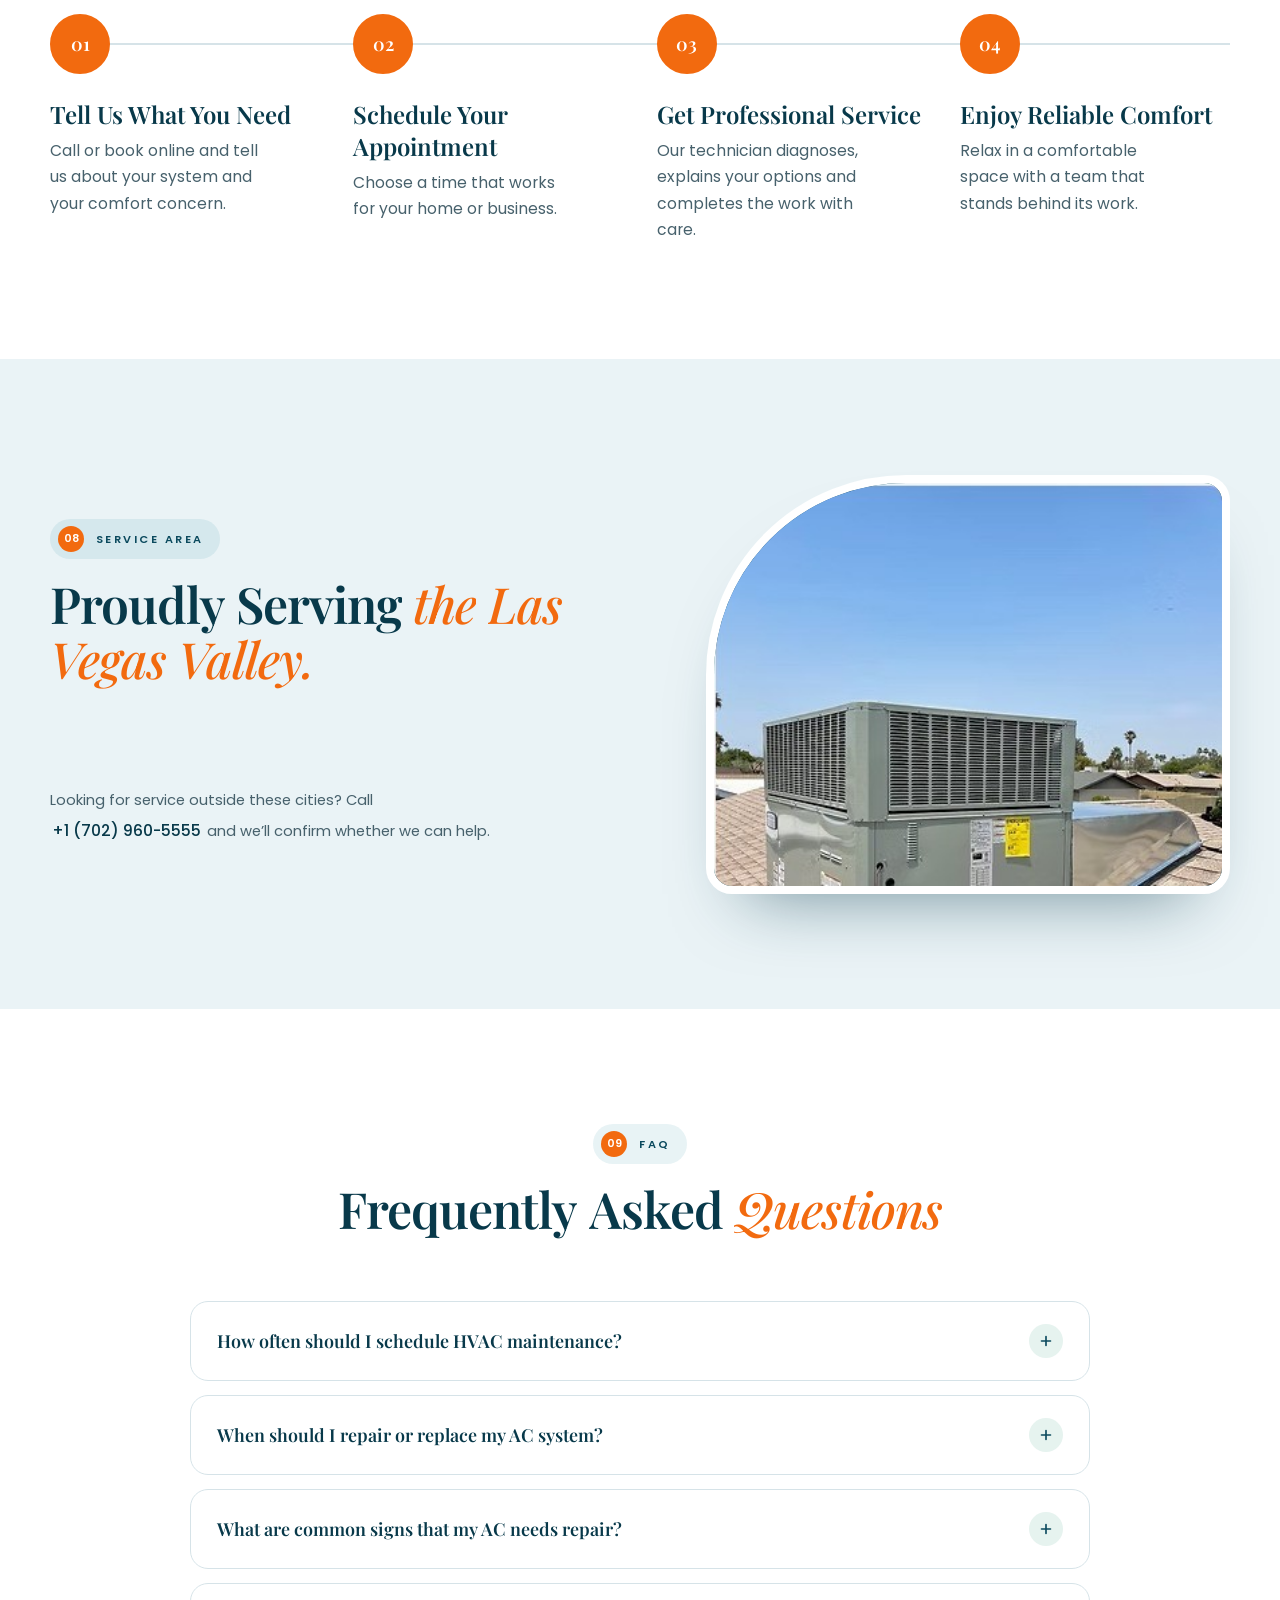
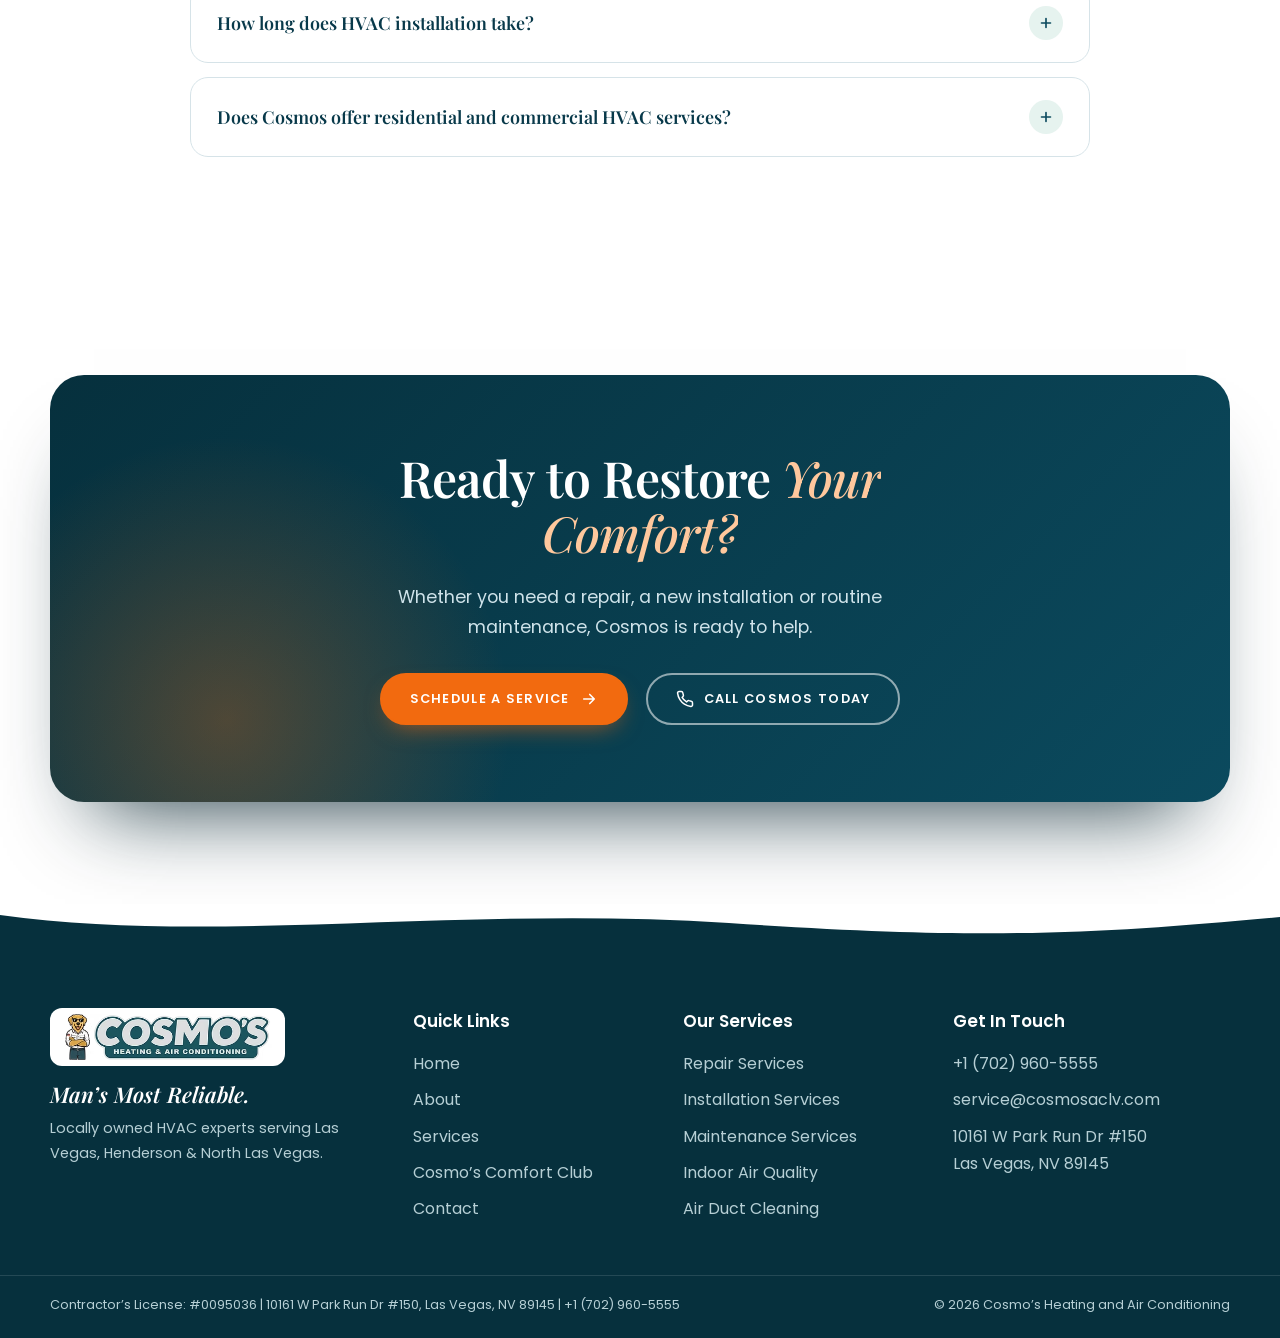
<file: services.html>
<!DOCTYPE html>
<html lang="en-US" class="no-js">
<head>
<meta charset="utf-8">
<meta name="viewport" content="width=device-width, initial-scale=1">
<script>document.documentElement.classList.replace('no-js','js')</script>
<title>HVAC Services in Las Vegas | AC Repair, Installation &amp; Maintenance | Cosmo’s</title>
<meta name="description" content="AC repair, HVAC installation, preventative maintenance and indoor air quality for Las Vegas, Henderson and North Las Vegas homes and businesses. Licensed #0095036. Schedule a service today.">
<link rel="canonical" href="https://www.cosmosaclv.com/services.html">
<meta name="robots" content="index, follow, max-image-preview:large">
<meta name="theme-color" content="#06303d">
<meta name="geo.region" content="US-NV"><meta name="geo.placename" content="Las Vegas">
<meta property="og:type" content="website"><meta property="og:site_name" content="Cosmo's Heating and Air Conditioning">
<meta property="og:title" content="HVAC Services in Las Vegas | Cosmo’s Heating &amp; Air Conditioning">
<meta property="og:description" content="AC repair, HVAC installation, preventative maintenance and indoor air quality for Las Vegas, Henderson and North Las Vegas homes and businesses. Licensed #0095036. Schedule a service today.">
<meta property="og:url" content="https://www.cosmosaclv.com/services.html">
<meta name="twitter:card" content="summary_large_image">
<!-- TODO: add <meta property="og:image"> (1200x630) once a final photo is chosen -->
<link rel="icon" href="assets/images/favicon.svg" type="image/svg+xml">
<link rel="preconnect" href="https://fonts.googleapis.com"><link rel="preconnect" href="https://fonts.gstatic.com" crossorigin>
<link rel="stylesheet" href="https://fonts.googleapis.com/css2?family=Playfair+Display:ital,wght@0,500;0,600;0,700;1,500;1,600&family=Poppins:wght@400;500;600&display=swap">
<link rel="stylesheet" href="style.css">
<link rel="stylesheet" href="css/about.css">
<link rel="stylesheet" href="css/pages.css">
<script type="application/ld+json">
{"@context": "https://schema.org", "@graph": [{"@type": "WebPage", "@id": "https://www.cosmosaclv.com/services.html#page", "url": "https://www.cosmosaclv.com/services.html", "name": "HVAC Services in Las Vegas", "isPartOf": {"@id": "https://www.cosmosaclv.com/#business"}}, {"@type": "BreadcrumbList", "itemListElement": [{"@type": "ListItem", "position": 1, "name": "Home", "item": "https://www.cosmosaclv.com/"}, {"@type": "ListItem", "position": 2, "name": "Services", "item": "https://www.cosmosaclv.com/services.html"}]}, {"@type": ["HVACBusiness", "LocalBusiness"], "@id": "https://www.cosmosaclv.com/#business", "name": "Cosmo's Heating and Air Conditioning", "alternateName": "Cosmos HVAC", "url": "https://www.cosmosaclv.com/", "telephone": "+1-702-960-5555", "email": "service@cosmosaclv.com", "address": {"@type": "PostalAddress", "streetAddress": "10161 W Park Run Dr #150", "addressLocality": "Las Vegas", "addressRegion": "NV", "postalCode": "89145", "addressCountry": "US"}, "areaServed": ["Las Vegas, NV", "Henderson, NV", "North Las Vegas, NV"]}, {"@type": "FAQPage", "mainEntity": [{"@type": "Question", "name": "How often should I schedule HVAC maintenance?", "acceptedAnswer": {"@type": "Answer", "text": "Most manufacturers recommend having heating and cooling equipment inspected at least once a year, and many homeowners in the Las Vegas heat schedule a check before summer. Cosmo’s Comfort Club is built around year-round maintenance, so ask our team which schedule suits your system."}}, {"@type": "Question", "name": "When should I repair or replace my AC system?", "acceptedAnswer": {"@type": "Answer", "text": "It depends on the age of the equipment, how often it needs repair and how well it keeps you comfortable. After a diagnostic, our technicians explain your options plainly so you can decide what makes sense for your property."}}, {"@type": "Question", "name": "What are common signs that my AC needs repair?", "acceptedAnswer": {"@type": "Answer", "text": "Weak airflow, rooms that won’t cool, unusual noises, odors, short cycling or a sudden rise in energy bills are all reasons to have the system checked. If your AC stops cooling, call our team."}}, {"@type": "Question", "name": "How long does HVAC installation take?", "acceptedAnswer": {"@type": "Answer", "text": "The timeline depends on the type of system, the size of the property and the work involved. We’ll walk through the scope with you and confirm the schedule before work begins."}}, {"@type": "Question", "name": "Does Cosmos offer residential and commercial HVAC services?", "acceptedAnswer": {"@type": "Answer", "text": "Yes. Cosmo’s Heating & Air Conditioning serves both homeowners and businesses across Las Vegas, Henderson and North Las Vegas."}}]}]}
</script>
</head>
<body class="about-body">
<div class="a-curtain" aria-hidden="true"></div>

<svg width="0" height="0" style="position:absolute" aria-hidden="true" focusable="false">
  <symbol id="i-phone" viewBox="0 0 24 24"><path fill="none" stroke="currentColor" stroke-width="2" stroke-linecap="round" stroke-linejoin="round" d="M22 16.9v3a2 2 0 0 1-2.2 2 19.8 19.8 0 0 1-8.6-3.1 19.5 19.5 0 0 1-6-6A19.8 19.8 0 0 1 2.1 4.2 2 2 0 0 1 4.1 2h3a2 2 0 0 1 2 1.7c.1 1 .4 1.9.7 2.8a2 2 0 0 1-.5 2.1L8.1 9.9a16 16 0 0 0 6 6l1.3-1.3a2 2 0 0 1 2.1-.4c.9.3 1.8.6 2.8.7a2 2 0 0 1 1.7 2z"/></symbol>
  <symbol id="i-pin" viewBox="0 0 24 24"><path fill="none" stroke="currentColor" stroke-width="2" stroke-linecap="round" stroke-linejoin="round" d="M12 22s8-6.5 8-12a8 8 0 1 0-16 0c0 5.5 8 12 8 12z"/><circle cx="12" cy="10" r="3" fill="none" stroke="currentColor" stroke-width="2"/></symbol>
  <symbol id="i-mail" viewBox="0 0 24 24"><rect x="3" y="5" width="18" height="14" rx="2" fill="none" stroke="currentColor" stroke-width="2"/><path d="m3 7 9 6 9-6" fill="none" stroke="currentColor" stroke-width="2" stroke-linecap="round"/></symbol>
  <symbol id="i-star" viewBox="0 0 24 24"><path fill="currentColor" d="m12 2 3.1 6.3 6.9 1-5 4.9 1.2 6.8L12 17.8 5.8 21l1.2-6.8-5-4.9 6.9-1z"/></symbol>
  <symbol id="i-shield" viewBox="0 0 24 24"><path fill="currentColor" d="M12 2 4 5v6c0 5 3.4 9.4 8 11 4.6-1.6 8-6 8-11V5z"/><path d="m8.5 12 2.5 2.5 4.5-5" fill="none" stroke="#fff" stroke-width="2.2" stroke-linecap="round" stroke-linejoin="round"/></symbol>
  <symbol id="i-house" viewBox="0 0 24 24"><path fill="currentColor" d="M12 2.5 2 11h3v10h5v-6h4v6h5V11h3z"/></symbol>
  <symbol id="i-check" viewBox="0 0 24 24"><circle cx="12" cy="12" r="11" fill="currentColor"/><path d="m7 12.5 3.2 3.2L17 9" fill="none" stroke="#fff" stroke-width="2.4" stroke-linecap="round" stroke-linejoin="round"/></symbol>
  <symbol id="i-snow" viewBox="0 0 24 24"><path fill="none" stroke="currentColor" stroke-width="2" stroke-linecap="round" d="M12 2v20M4.9 6l14.2 12M19.1 6 4.9 18M2 12h20M9 3.5l3 2.5 3-2.5M9 20.5l3-2.5 3 2.5"/></symbol>
  <symbol id="i-gear" viewBox="0 0 24 24"><circle cx="12" cy="12" r="3.2" fill="none" stroke="currentColor" stroke-width="2"/><path fill="none" stroke="currentColor" stroke-width="2" stroke-linecap="round" stroke-linejoin="round" d="M19.4 15a1.7 1.7 0 0 0 .3 1.9l.1.1a2 2 0 1 1-2.8 2.8l-.1-.1a1.7 1.7 0 0 0-1.9-.3 1.7 1.7 0 0 0-1 1.5V21a2 2 0 1 1-4 0v-.1a1.7 1.7 0 0 0-1.1-1.5 1.7 1.7 0 0 0-1.9.3l-.1.1a2 2 0 1 1-2.8-2.8l.1-.1a1.7 1.7 0 0 0 .3-1.9 1.7 1.7 0 0 0-1.5-1H3a2 2 0 1 1 0-4h.1a1.7 1.7 0 0 0 1.5-1.1 1.7 1.7 0 0 0-.3-1.9l-.1-.1a2 2 0 1 1 2.8-2.8l.1.1a1.7 1.7 0 0 0 1.9.3H9a1.7 1.7 0 0 0 1-1.5V3a2 2 0 1 1 4 0v.1a1.7 1.7 0 0 0 1 1.5 1.7 1.7 0 0 0 1.9-.3l.1-.1a2 2 0 1 1 2.8 2.8l-.1.1a1.7 1.7 0 0 0-.3 1.9V9a1.7 1.7 0 0 0 1.5 1H21a2 2 0 1 1 0 4h-.1a1.7 1.7 0 0 0-1.5 1z"/></symbol>
  <symbol id="i-fan" viewBox="0 0 24 24"><circle cx="12" cy="12" r="1.8" fill="currentColor"/><path fill="none" stroke="currentColor" stroke-width="2" stroke-linecap="round" stroke-linejoin="round" d="M12 10.2C12 6 13 3 16 3c2.5 0 2.5 3 0 4.6-1.2.7-2.600 1.500-4 2.600M13.800 12c4.200 0 7.200 1 7.200 4 0 2.500-3 2.500-4.600 0-.7-1.200-1.500-2.600-2.600-4M12 13.800c0 4.200-1 7.200-4 7.200-2.500 0-2.500-3 0-4.600 1.200-.7 2.600-1.500 2.600-2.600M10.200 12C6 12 3 11 3 8c0-2.500 3-2.500 4.600 0 .7 1.200 1.500 2.600 2.600 4"/></symbol>
  <symbol id="i-wind" viewBox="0 0 24 24"><path fill="none" stroke="currentColor" stroke-width="2" stroke-linecap="round" d="M3 8h11a3 3 0 1 0-3-3M3 16h15a3 3 0 1 1-3 3M3 12h17a3 3 0 1 0-3-3"/></symbol>
  <symbol id="i-calendar" viewBox="0 0 24 24"><rect x="3" y="4" width="18" height="17" rx="2" fill="none" stroke="currentColor" stroke-width="2"/><path d="M3 9h18M8 2v4M16 2v4" fill="none" stroke="currentColor" stroke-width="2" stroke-linecap="round"/></symbol>
  <symbol id="i-arrow" viewBox="0 0 24 24"><path d="M5 12h14m-6-6 6 6-6 6" fill="none" stroke="currentColor" stroke-width="2.2" stroke-linecap="round" stroke-linejoin="round"/></symbol>
  <symbol id="i-left" viewBox="0 0 24 24"><path d="m15 5-7 7 7 7" fill="none" stroke="currentColor" stroke-width="2.4" stroke-linecap="round" stroke-linejoin="round"/></symbol>
  <symbol id="i-right" viewBox="0 0 24 24"><path d="m9 5 7 7-7 7" fill="none" stroke="currentColor" stroke-width="2.4" stroke-linecap="round" stroke-linejoin="round"/></symbol>
  <symbol id="i-trophy" viewBox="0 0 24 24"><path fill="currentColor" d="M7 3h10v5a5 5 0 0 1-10 0zM4 4h3v2.500A3 3 0 0 1 4 4zm16 0h-3v2.500A3 3 0 0 0 20 4zM11 13h2v4h3v3H8v-3h3z"/></symbol>
  <symbol id="i-badge" viewBox="0 0 24 24"><circle cx="12" cy="9" r="7" fill="currentColor"/><path d="m8.500 14.500-1.500 8 5-3 5 3-1.500-8" fill="currentColor"/><path d="m8.800 9 2.200 2.200 4.200-4.400" fill="none" stroke="#fff" stroke-width="2.200" stroke-linecap="round" stroke-linejoin="round"/></symbol>
  <symbol id="i-clock" viewBox="0 0 24 24"><circle cx="12" cy="12" r="10" fill="none" stroke="currentColor" stroke-width="2"/><path d="M12 6v6l4 2" fill="none" stroke="currentColor" stroke-width="2" stroke-linecap="round"/></symbol>
  <symbol id="i-send" viewBox="0 0 24 24"><path d="m22 2-11 11M22 2l-7 20-4-9-9-4z" fill="none" stroke="currentColor" stroke-width="2.200" stroke-linecap="round" stroke-linejoin="round"/></symbol>
</svg>


<svg width="0" height="0" style="position:absolute" aria-hidden="true" focusable="false">
  <symbol id="a-gauge" viewBox="0 0 48 48"><path d="M6 32a18 18 0 1 1 36 0" fill="none" stroke="currentColor" stroke-width="1.6" stroke-linecap="round"/><path d="M24 32 33 19" fill="none" stroke="currentColor" stroke-width="1.6" stroke-linecap="round" class="a-needle"/><circle cx="24" cy="32" r="2.6" fill="none" stroke="currentColor" stroke-width="1.6"/><path d="M10 38h28M13 14l2 2.4M24 9v3.4M35 14l-2 2.4" fill="none" stroke="currentColor" stroke-width="1.6" stroke-linecap="round"/></symbol>
  <symbol id="a-wrench" viewBox="0 0 48 48"><path d="M31 7a9 9 0 0 0-8.600 11.600L7 34l7 7 15.400-15.400A9 9 0 0 0 41 17l-6 6-6-1-1-6 6-6A9 9 0 0 0 31 7z" fill="none" stroke="currentColor" stroke-width="1.6" stroke-linejoin="round"/><circle cx="12" cy="36" r="1.4" fill="currentColor"/></symbol>
  <symbol id="a-clock" viewBox="0 0 48 48"><circle cx="24" cy="24" r="17" fill="none" stroke="currentColor" stroke-width="1.6"/><path d="M24 12v12l8 5" fill="none" stroke="currentColor" stroke-width="1.6" stroke-linecap="round" class="a-needle"/><path d="M24 4v3M24 41v3M4 24h3M41 24h3" fill="none" stroke="currentColor" stroke-width="1.6" stroke-linecap="round"/></symbol>
  <symbol id="a-heart" viewBox="0 0 48 48"><path d="M24 41S7 31 7 19a9 9 0 0 1 17-4 9 9 0 0 1 17 4c0 12-17 22-17 22z" fill="none" stroke="currentColor" stroke-width="1.6" stroke-linejoin="round"/><path d="M15 22h6l3 5 4-9 3 4h4" fill="none" stroke="currentColor" stroke-width="1.6" stroke-linecap="round" stroke-linejoin="round"/></symbol>
  <symbol id="a-down" viewBox="0 0 24 24"><path d="M12 5v14m-6-6 6 6 6-6" fill="none" stroke="currentColor" stroke-width="2.2" stroke-linecap="round" stroke-linejoin="round"/></symbol>
</svg>

<svg width="0" height="0" style="position:absolute" aria-hidden="true" focusable="false">
  <symbol id="s-chat" viewBox="0 0 48 48"><path d="M7 9h34v22H23l-9 8v-8H7z" fill="none" stroke="currentColor" stroke-width="1.6" stroke-linejoin="round"/><path d="M15 18h18M15 24h11" stroke="currentColor" stroke-width="1.6" stroke-linecap="round"/></symbol>
  <symbol id="s-cal" viewBox="0 0 48 48"><rect x="7" y="11" width="34" height="30" rx="3" fill="none" stroke="currentColor" stroke-width="1.6"/><path d="M7 20h34M16 6v9M32 6v9" stroke="currentColor" stroke-width="1.6" stroke-linecap="round"/><path d="m18 30 4 4 8-8" fill="none" stroke="currentColor" stroke-width="1.6" stroke-linecap="round" stroke-linejoin="round"/></symbol>
  <symbol id="s-search" viewBox="0 0 48 48"><circle cx="21" cy="21" r="12" fill="none" stroke="currentColor" stroke-width="1.6"/><path d="m30 30 11 11" stroke="currentColor" stroke-width="1.6" stroke-linecap="round"/></symbol>
  <symbol id="s-alert" viewBox="0 0 48 48"><path d="M24 7 43 40H5z" fill="none" stroke="currentColor" stroke-width="1.6" stroke-linejoin="round"/><path d="M24 19v10" stroke="currentColor" stroke-width="1.6" stroke-linecap="round"/><circle cx="24" cy="34" r="1.4" fill="currentColor"/></symbol>
  <symbol id="s-snow" viewBox="0 0 48 48"><path d="M24 6v36M8.400 15l31.200 18M8.400 33l31.200-18" stroke="currentColor" stroke-width="1.6" stroke-linecap="round"/><circle cx="24" cy="24" r="4" fill="none" stroke="currentColor" stroke-width="1.6"/></symbol>
</svg>
<a class="skip" href="#main">Skip to main content</a>
<div class="progress" aria-hidden="true"></div>

<!-- TOP BAR -->
<div class="topbar">
  <div class="wrap topbar__in">
    <div class="topbar__l">
      <a href="tel:+17029605555"><svg class="ic"><use href="#i-phone"/></svg>+1 (702) 960-5555</a>
      <span class="sep" aria-hidden="true"></span>
      <a href="https://www.google.com/maps/search/?api=1&amp;query=10161+W+Park+Run+Dr+%23150,+Las+Vegas,+NV+89145" target="_blank" rel="noopener"><svg class="ic"><use href="#i-pin"/></svg>10161 W Park Run Dr #150, Las Vegas, NV 89145</a>
    </div>
    <div class="topbar__r"><span class="g-rate"><svg class="ic"><use href="#i-star"/></svg><b>5.0</b> on Google · 10 reviews</span></div>
  </div>
</div>

<!-- HEADER -->
<header class="header" id="top">
  <div class="wrap header__in">
    <a class="brand" href="index.html" aria-label="Cosmo's Heating &amp; Air Conditioning — home">
      <img src="assets/images/logo.png" alt="Cosmo's Heating &amp; Air Conditioning logo" width="196" height="51" fetchpriority="high">
    </a>
    <nav id="nav" class="nav" aria-label="Main navigation">
      <a href="index.html">Home</a>
      <a href="about.html">About</a>
      <a href="services.html" class="is-active" aria-current="page">Services</a>
      <a href="comfort-club.html">Cosmo’s Comfort Club</a>
      <a href="index.html#work">Projects</a>
      <a href="index.html#contact">Contact</a>
      <a class="btn btn--sm nav__book" href="https://book.housecallpro.com/book/Cosmos-Heating--Air-Conditioning/5dd6087d1c134f25b5e4cfb80da8b594?v2=true" target="_blank" rel="noopener">Book Now <svg class="ic"><use href="#i-arrow"/></svg></a>
    </nav>
    <a class="btn btn--sm header__book" href="https://book.housecallpro.com/book/Cosmos-Heating--Air-Conditioning/5dd6087d1c134f25b5e4cfb80da8b594?v2=true" target="_blank" rel="noopener">Book Now <svg class="ic"><use href="#i-arrow"/></svg></a>
    <button class="burger" aria-expanded="false" aria-controls="nav" aria-label="Open menu"><span></span></button>
  </div>
</header>



<main id="main" class="about-page">

<!-- ===== 1 · HERO ===== -->
<section class="s-hero" aria-labelledby="s-hero-title">
  <div class="wrap s-hero__grid">
    <div>
      <p class="a-eyebrow" data-a>Our HVAC Services</p>
      <h1 id="s-hero-title" class="a-display" data-split>Complete Comfort Solutions <em>for Every Space.</em></h1>
      <p class="a-lead" data-a style="--d:.4s">From reliable air conditioning repairs to professional HVAC installations and routine maintenance, Cosmos delivers dependable comfort solutions for Las Vegas homes and businesses.</p>
      <div class="s-btns" data-a style="--d:.55s">
        <a class="btn btn--caps" href="https://book.housecallpro.com/book/Cosmos-Heating--Air-Conditioning/5dd6087d1c134f25b5e4cfb80da8b594?v2=true" target="_blank" rel="noopener">Schedule a Service <svg class="ic"><use href="#i-arrow"/></svg></a>
        <a class="btn btn--caps btn--ghost" href="tel:+17029605555"><svg class="ic" aria-hidden="true"><use href="#i-phone"/></svg>Call Our Team</a>
      </div>
    </div>
    <div class="s-hero__media">
      <figure class="s-photo s-hero__photo a-img"><img src="assets/services/hero.jpg" alt="Cosmo’s HVAC technician in a red uniform servicing an outdoor air conditioning condenser unit" width="900" height="900" decoding="async"></figure>
      <p class="s-hero__chip" data-a style="--d:.5s"><svg class="ic" aria-hidden="true"><use href="#i-badge"/></svg><span>Licensed Contractor<br>#0095036</span></p>
    </div>
  </div>
  <svg class="a-wave" viewBox="0 0 1440 60" preserveAspectRatio="none" aria-hidden="true"><path d="M0 40c240 30 480 30 720 8s480-30 720 0v12H0z" fill="#fff"/></svg>
</section>

<!-- ===== 2 · SERVICE CARDS ===== -->
<section class="s-sec" aria-labelledby="s-cards-title">
  <div class="wrap">
    <header class="s-head s-head--center">
      <p class="a-label" data-a><span>01</span>What we do</p>
      <h2 id="s-cards-title" class="a-h2" data-split>Complete <em>HVAC Services</em></h2>
      <p class="a-lead" data-a>Trusted HVAC service and installation by Man’s Most Reliable — from repair to maintenance.</p>
    </header>
    <ul class="s-cards">
      <li class="s-card" data-a>
        <figure class="s-card__media"><img src="assets/services/card-repair.jpg" alt="Technician repairing a rooftop air conditioning unit in Las Vegas" width="259" height="300" loading="lazy" decoding="async"></figure>
        <div class="s-card__body"><p class="s-card__tag">Repair</p><h3>AC Repair</h3><p>Fast, dependable air conditioning repair to help restore comfort when your cooling system isn’t working properly.</p><a class="s-card__more" href="#repair">Learn More <svg class="ic"><use href="#i-arrow"/></svg></a></div>
      </li>
      <li class="s-card" data-a style="--d:.08s">
        <figure class="s-card__media"><img src="assets/services/card-install.jpg" alt="Commercial rooftop HVAC unit being lowered into position during installation" width="322" height="224" loading="lazy" decoding="async"></figure>
        <div class="s-card__body"><p class="s-card__tag">Installation</p><h3>HVAC Installation</h3><p>Professional heating and cooling system installation designed around your property, comfort requirements and efficiency goals.</p><a class="s-card__more" href="#installation">Learn More <svg class="ic"><use href="#i-arrow"/></svg></a></div>
      </li>
      <li class="s-card" data-a style="--d:.16s">
        <figure class="s-card__media"><img src="assets/services/card-maintenance.jpg" alt="Residential air conditioner condenser beside a desert-landscaped Las Vegas home" width="402" height="402" loading="lazy" decoding="async"></figure>
        <div class="s-card__body"><p class="s-card__tag">Maintenance</p><h3>HVAC Maintenance</h3><p>Routine inspections and preventative maintenance to help keep your HVAC equipment operating reliably throughout the year.</p><a class="s-card__more" href="#maintenance">Learn More <svg class="ic"><use href="#i-arrow"/></svg></a></div>
      </li>
      <li class="s-card" data-a style="--d:.24s">
        <figure class="s-card__media"><img src="assets/services/card-air.jpg" alt="Technician’s gloved hand replacing an air filter inside an HVAC unit" width="323" height="224" loading="lazy" decoding="async"></figure>
        <div class="s-card__body"><p class="s-card__tag">Air Quality</p><h3>Indoor Air Quality &amp; Duct Cleaning</h3><p>Solutions to help improve indoor air quality, support better airflow and maintain a cleaner, healthier indoor environment.</p><a class="s-card__more" href="#air-quality">Learn More <svg class="ic"><use href="#i-arrow"/></svg></a></div>
      </li>
    </ul>
  </div>
</section>

<!-- ===== AC REPAIR : photo + symptom cards ===== -->
<section class="s-sec s-sec--cream r-repair" id="repair" aria-labelledby="repair-title">
  <div class="wrap r-repair__grid">
    <div class="r-repair__media">
      <figure class="s-photo a-img"><img src="assets/services/repair.jpg" alt="Cosmo’s technician diagnosing an outdoor commercial HVAC unit on a Las Vegas rooftop" width="349" height="461" loading="lazy" decoding="async"></figure>
      <p class="r-repair__tag" data-a>AC Repair</p>
    </div>
    <div>
      <p class="a-label" data-a><span>02</span>AC Repair</p>
      <h2 id="repair-title" class="a-h2" data-split>When Your Comfort Needs Attention, <em>We’re Here.</em></h2>
      <p class="a-lead" data-a>Our technicians find the real cause before recommending a repair.</p>
      <ul class="r-cards">
        <li data-a><b>01</b><h3>AC system diagnostics</h3></li>
        <li data-a style="--d:.06s"><b>02</b><h3>Cooling performance issues</h3></li>
        <li data-a style="--d:.12s"><b>03</b><h3>Airflow problems</h3></li>
        <li data-a style="--d:.18s"><b>04</b><h3>Unusual noises &amp; system issues</h3></li>
        <li data-a style="--d:.24s"><b>05</b><h3>Clear repair recommendations</h3></li>
        <li class="r-cards__cta" data-a style="--d:.3s"><a href="https://book.housecallpro.com/book/Cosmos-Heating--Air-Conditioning/5dd6087d1c134f25b5e4cfb80da8b594?v2=true" target="_blank" rel="noopener">Schedule AC Repair <svg class="ic"><use href="#i-arrow"/></svg></a></li>
      </ul>
    </div>
  </div>
</section>

<!-- ===== INSTALLATION : dark band + arch photo ===== -->
<section class="i-install" id="installation" aria-labelledby="install-title">
  <div class="wrap i-install__grid">
    <div class="i-install__text">
      <p class="a-label a-label--light" data-a><span>03</span>HVAC Installation</p>
      <h2 id="install-title" class="a-h2 a-h2--light" data-split>The Right System. <em>Installed the Right Way.</em></h2>
      <p class="i-install__lead" data-a>A well-chosen system that’s installed carefully is the foundation of lasting comfort.</p>
      <ul class="i-routes">
        <li data-a><span>A</span><div><h3>Residential installation</h3><p>New systems for Las Vegas homes.</p></div></li>
        <li data-a style="--d:.1s"><span>B</span><div><h3>Commercial installation</h3><p>Rooftop and commercial equipment.</p></div></li>
        <li data-a style="--d:.2s"><span>C</span><div><h3>System replacement</h3><p>Upgrade aging equipment with confidence.</p></div></li>
      </ul>
      <p class="i-install__foot" data-a>Includes equipment selection guidance, professional installation and testing.</p>
      <a class="btn btn--caps" data-a href="index.html#contact">Request an Estimate <svg class="ic"><use href="#i-arrow"/></svg></a>
    </div>
    <figure class="i-install__photo a-img"><img src="assets/services/install.jpg" alt="Rooftop HVAC unit lifted by crane during a commercial installation in Las Vegas" width="348" height="461" loading="lazy" decoding="async"></figure>
  </div>
</section>

<!-- ===== MAINTENANCE : checklist timeline ===== -->
<section class="s-sec s-sec--mint m-maint" id="maintenance" aria-labelledby="maint-title">
  <div class="wrap m-maint__grid">
    <div class="m-maint__head">
      <p class="a-label" data-a><span>04</span>Preventative Maintenance</p>
      <h2 id="maint-title" class="a-h2" data-split>Protect Your Comfort <em>Before Problems Start.</em></h2>
      <p class="a-lead" data-a>Regular maintenance helps equipment run reliably and keeps your system ready for Las Vegas’ extreme seasons.</p>
      <figure class="s-photo a-img m-maint__photo"><img src="assets/services/maintenance.jpg" alt="Cosmo’s technician on a ladder inspecting ceiling-mounted HVAC equipment" width="326" height="224" loading="lazy" decoding="async"></figure>
      <a class="btn btn--caps" data-a href="comfort-club.html">Explore the Comfort Club <svg class="ic"><use href="#i-arrow"/></svg></a>
    </div>
    <ol class="m-check" data-progress>
      <li data-a><h3>System inspections</h3><p>A trained eye reviews your equipment.</p></li>
      <li data-a><h3>Filter and airflow checks</h3><p>Clean filters and healthy airflow.</p></li>
      <li data-a><h3>Equipment performance checks</h3><p>Confirm components are performing as they should.</p></li>
      <li data-a><h3>Preventative recommendations</h3><p>Practical advice to avoid future problems.</p></li>
      <li data-a><h3>Seasonal maintenance</h3><p>Prepared for summer heat and winter cold.</p></li>
    </ol>
  </div>
</section>

<!-- ===== INDOOR AIR QUALITY : centered, oval photo between tiles ===== -->
<section class="s-sec q-air" id="air-quality" aria-labelledby="air-title">
  <div class="wrap">
    <header class="s-head s-head--center">
      <p class="a-label" data-a><span>05</span>Indoor Air Quality</p>
      <h2 id="air-title" class="a-h2" data-split>Breathe Easier. <em>Feel Better at Home.</em></h2>
      <p class="a-lead" data-a>Clean, well-balanced airflow makes a home or workspace more comfortable.</p>
    </header>
    <div class="q-air__grid">
      <div class="q-air__col">
        <article class="q-tile" data-a><h3>Indoor air quality solutions</h3><p>Practical ways to improve the air you breathe.</p></article>
        <article class="q-tile" data-a style="--d:.1s"><h3>Duct inspection &amp; cleaning</h3><p>Where offered — ask our team.</p></article>
      </div>
      <figure class="q-air__photo a-img"><img src="assets/services/air-quality.jpg" alt="Exposed insulated HVAC ductwork running through a commercial building" width="349" height="330" loading="lazy" decoding="async"></figure>
      <div class="q-air__col">
        <article class="q-tile" data-a style="--d:.15s"><h3>Airflow improvements</h3><p>Better circulation room to room.</p></article>
        <article class="q-tile" data-a style="--d:.25s"><h3>Filter &amp; ventilation tips</h3><p>Simple recommendations that help.</p></article>
      </div>
    </div>
    <p class="q-air__cta" data-a><a class="btn btn--caps" href="tel:+17029605555"><svg class="ic"><use href="#i-phone"/></svg>Ask About Air Quality</a></p>
  </div>
</section>

<!-- ===== 7 · WHY COSMOS (dark) ===== -->
<section class="s-why" aria-labelledby="why-title">
  <div class="wrap">
    <header class="s-head">
      <p class="a-label a-label--light" data-a><span>06</span>Why choose Cosmos</p>
      <h2 id="why-title" class="a-h2" data-split>A Higher Standard <em>of HVAC Service.</em></h2>
    </header>
    <ul class="s-why__grid">
      <li class="s-why__item" data-a><svg class="s-why__ic" aria-hidden="true"><use href="#a-gauge"/></svg><h3>Experienced Professionals</h3><p>Certified, multi-service technicians with hands-on HVAC experience.</p></li>
      <li class="s-why__item" data-a style="--d:.1s"><svg class="s-why__ic" aria-hidden="true"><use href="#s-chat"/></svg><h3>Honest Recommendations</h3><p>Plain-English explanations and transparent pricing — never pressure.</p></li>
      <li class="s-why__item" data-a style="--d:.2s"><svg class="s-why__ic" aria-hidden="true"><use href="#a-wrench"/></svg><h3>Quality Workmanship</h3><p>Careful, clean work backed by the Cosmo’s Comfort Guarantee™.</p></li>
      <li class="s-why__item" data-a style="--d:.3s"><svg class="s-why__ic" aria-hidden="true"><use href="#a-heart"/></svg><h3>Customer-Focused Service</h3><p>A locally owned team that treats your home or business like its own.</p></li>
    </ul>
  </div>
</section>

<!-- ===== 8 · SERVICE PROCESS ===== -->
<section class="s-sec" aria-labelledby="proc-title">
  <div class="wrap">
    <header class="s-head">
      <p class="a-label" data-a><span>07</span>Our service process</p>
      <h2 id="proc-title" class="a-h2" data-split>Simple From the <em>First Call.</em></h2>
    </header>
    <ol class="a-steps" data-progress>
      <li class="a-step" data-a><span class="a-step__no" aria-hidden="true">01</span><h3>Tell Us What You Need</h3><p>Call or book online and tell us about your system and your comfort concern.</p></li>
      <li class="a-step" data-a style="--d:.12s"><span class="a-step__no" aria-hidden="true">02</span><h3>Schedule Your Appointment</h3><p>Choose a time that works for your home or business.</p></li>
      <li class="a-step" data-a style="--d:.24s"><span class="a-step__no" aria-hidden="true">03</span><h3>Get Professional Service</h3><p>Our technician diagnoses, explains your options and completes the work with care.</p></li>
      <li class="a-step" data-a style="--d:.36s"><span class="a-step__no" aria-hidden="true">04</span><h3>Enjoy Reliable Comfort</h3><p>Relax in a comfortable space with a team that stands behind its work.</p></li>
    </ol>
  </div>
</section>

<!-- ===== 9 · SERVICE AREA ===== -->
<section class="s-sec s-sec--sky s-area" aria-labelledby="area-title">
  <div class="wrap s-area__grid">
    <div>
      <p class="a-label" data-a><span>08</span>Service area</p>
      <h2 id="area-title" class="a-h2" data-split>Proudly Serving <em>the Las Vegas Valley.</em></h2>
      <ul class="s-area__chips" data-a>
        <li><svg class="ic" aria-hidden="true"><use href="#i-pin"/></svg>Las Vegas</li><li><svg class="ic" aria-hidden="true"><use href="#i-pin"/></svg>Henderson</li><li><svg class="ic" aria-hidden="true"><use href="#i-pin"/></svg>North Las Vegas</li>
      </ul>
      <p class="s-area__note" data-a>Looking for service outside these cities? Call <a class="a-link-dark" href="tel:+17029605555">+1 (702) 960-5555</a> and we’ll confirm whether we can help.</p>
    </div>
    <figure class="s-photo a-img"><img src="assets/services/area.jpg" alt="Rooftop HVAC unit on a Las Vegas home with neighborhood rooftops and palm trees beyond" width="380" height="300" loading="lazy" decoding="async"></figure>
  </div>
</section>

<!-- ===== 10 · FAQ ===== -->
<section class="s-sec" aria-labelledby="faq-title">
  <div class="wrap">
    <header class="s-head s-head--center">
      <p class="a-label" data-a><span>09</span>FAQ</p>
      <h2 id="faq-title" class="a-h2" data-split>Frequently Asked <em>Questions</em></h2>
    </header>
    <div class="faq">
  <details data-a><summary>How often should I schedule HVAC maintenance?</summary><div class="faq__a"><p>Most manufacturers recommend having heating and cooling equipment inspected at least once a year, and many homeowners in the Las Vegas heat schedule a check before summer. Cosmo’s Comfort Club is built around year-round maintenance, so ask our team which schedule suits your system.</p></div></details>
  <details data-a style="--d:0.06s"><summary>When should I repair or replace my AC system?</summary><div class="faq__a"><p>It depends on the age of the equipment, how often it needs repair and how well it keeps you comfortable. After a diagnostic, our technicians explain your options plainly so you can decide what makes sense for your property.</p></div></details>
  <details data-a style="--d:0.12s"><summary>What are common signs that my AC needs repair?</summary><div class="faq__a"><p>Weak airflow, rooms that won’t cool, unusual noises, odors, short cycling or a sudden rise in energy bills are all reasons to have the system checked. If your AC stops cooling, call our team.</p></div></details>
  <details data-a style="--d:0.18s"><summary>How long does HVAC installation take?</summary><div class="faq__a"><p>The timeline depends on the type of system, the size of the property and the work involved. We’ll walk through the scope with you and confirm the schedule before work begins.</p></div></details>
  <details data-a style="--d:0.24s"><summary>Does Cosmos offer residential and commercial HVAC services?</summary><div class="faq__a"><p>Yes. Cosmo’s Heating &amp; Air Conditioning serves both homeowners and businesses across Las Vegas, Henderson and North Las Vegas.</p></div></details>
</div>
  </div>
</section>

<!-- ===== 11 · FINAL CTA ===== -->
<section class="s-cta" aria-labelledby="scta-title">
  <div class="wrap">
    <div class="s-cta__card">
      <h2 id="scta-title" class="a-h2" data-split>Ready to Restore <em>Your Comfort?</em></h2>
      <p class="s-cta__lead" data-a>Whether you need a repair, a new installation or routine maintenance, Cosmos is ready to help.</p>
      <div class="s-btns" data-a>
        <a class="btn btn--caps" href="https://book.housecallpro.com/book/Cosmos-Heating--Air-Conditioning/5dd6087d1c134f25b5e4cfb80da8b594?v2=true" target="_blank" rel="noopener">Schedule a Service <svg class="ic"><use href="#i-arrow"/></svg></a>
        <a class="btn btn--caps btn--ghost-light" href="tel:+17029605555"><svg class="ic" aria-hidden="true"><use href="#i-phone"/></svg>Call Cosmos Today</a>
      </div>
    </div>
  </div>
</section>

</main>
<!-- FOOTER -->
<footer class="footer">
  <svg class="wave wave--footer" viewBox="0 0 1440 40" preserveAspectRatio="none" aria-hidden="true"><path d="M0 40V10C240 40 520 0 820 18s420 10 620-6v28z"/></svg>
  <div class="wrap footer__grid">
    <div class="footer__brand">
      <img src="assets/images/logo.png" alt="Cosmo’s Heating &amp; Air Conditioning" width="220" height="57" loading="lazy">
      <p class="tag">Man’s Most Reliable.</p>
      <p class="small">Locally owned HVAC experts serving Las Vegas, Henderson &amp; North Las Vegas.</p>
    </div>
    <nav aria-label="Quick links"><h3>Quick Links</h3><ul><li><a href="index.html">Home</a></li><li><a href="about.html">About</a></li><li><a href="services.html">Services</a></li><li><a href="comfort-club.html">Cosmo’s Comfort Club</a></li><li><a href="index.html#contact">Contact</a></li></ul></nav>
    <nav aria-label="Services"><h3>Our Services</h3><ul><li><a href="services.html#repair">Repair Services</a></li><li><a href="services.html#installation">Installation Services</a></li><li><a href="services.html#maintenance">Maintenance Services</a></li><li><a href="services.html#air-quality">Indoor Air Quality</a></li><li><a href="services.html#air-quality">Air Duct Cleaning</a></li></ul></nav>
    <div><h3>Get In Touch</h3><ul class="footer__contact"><li><a href="tel:+17029605555">+1 (702) 960-5555</a></li><li><a href="mailto:service@cosmosaclv.com">service@cosmosaclv.com</a></li><li>10161 W Park Run Dr #150<br>Las Vegas, NV 89145</li></ul></div>
  </div>
  <div class="footer__bar"><div class="wrap"><span>Contractor’s License: #0095036 | 10161 W Park Run Dr #150, Las Vegas, NV 89145 | +1 (702) 960-5555</span><span>© <span id="yr">2026</span> Cosmo’s Heating and Air Conditioning</span></div></div>
</footer>

<!-- STICKY CTAs -->
<a class="fab" href="tel:+17029605555" aria-label="Call Cosmo’s now"><svg class="ic"><use href="#i-phone"/></svg><span>Call Now</span></a>
<div class="mbar"><a class="mbar__call" href="tel:+17029605555"><svg class="ic"><use href="#i-phone"/></svg>Call Now</a><a class="mbar__book" href="https://book.housecallpro.com/book/Cosmos-Heating--Air-Conditioning/5dd6087d1c134f25b5e4cfb80da8b594?v2=true" target="_blank" rel="noopener"><svg class="ic"><use href="#i-calendar"/></svg>Book Now</a></div>




<script src="script.js" defer></script>
<script src="js/about.js" defer></script>
<script src="js/pages.js" defer></script>
</body>
</html>
</file>
<file: style.css>
/* COSMO'S Heating & Air Conditioning — homepage styles */
:root{
  --teal-950:#06303d; --teal-900:#08394a; --teal-800:#0b4a5e; --teal-700:#0f6075; --teal-500:#1d8a9b;
  --orange:#f26a0f; --orange-d:#d85a06; --cream:#fcf4ea; --sky:#d7ecf8; --mint:#e6f3ef; --white:#fff;
  --ink:#0b2c3a; --muted:#51666f; --line:#e3ddd3;
  --serif:"Playfair Display",Georgia,"Times New Roman",serif; --sans:"Poppins","Segoe UI",system-ui,-apple-system,Roboto,Arial,sans-serif;
  --ease:cubic-bezier(.22,.8,.24,1); --shadow:0 18px 40px -18px rgba(8,57,74,.35); --r:16px; --hdr:78px;
}
*,*::before,*::after{box-sizing:border-box}
html{scroll-behavior:smooth;scroll-padding-top:calc(var(--hdr) + 12px);-webkit-text-size-adjust:100%}
body{margin:0;font:400 1rem/1.7 var(--sans);color:var(--ink);background:#fff;overflow-x:hidden}
img,svg{max-width:100%;display:block}
img{height:auto}
a{color:inherit;text-decoration:none}
ul{list-style:none;margin:0;padding:0}
h1,h2,h3{font-family:var(--serif);line-height:1.15;margin:0 0 .5em;color:var(--teal-900);font-weight:700}
p{margin:0 0 1em}
:focus-visible{outline:3px solid var(--orange);outline-offset:3px;border-radius:6px}
.wrap{width:min(1180px,100% - 40px);margin-inline:auto}
.skip{position:absolute;left:-999px;top:8px;background:var(--teal-900);color:#fff;padding:12px 18px;border-radius:10px;z-index:999}
.skip:focus{left:8px}
.center{text-align:center}
.ic{width:20px;height:20px;flex:none;display:inline-block}
.ic--xl{width:42px;height:42px}
.progress{position:fixed;left:0;top:0;height:3px;width:0;background:var(--orange);z-index:500}

/* Buttons */
.btn{display:inline-flex;align-items:center;justify-content:center;gap:10px;padding:14px 28px;min-height:50px;border-radius:999px;background:var(--orange);color:#fff;font:600 .95rem var(--sans);border:2px solid var(--orange);cursor:pointer;transition:transform .25s var(--ease),background .25s,box-shadow .25s,color .25s;box-shadow:0 10px 24px -10px rgba(242,106,15,.7)}
.btn:hover{background:var(--orange-d);border-color:var(--orange-d);transform:translateY(-3px)}
.btn--outline{background:transparent;border-color:#fff;box-shadow:none}
.btn--outline:hover{background:#fff;color:var(--teal-900);border-color:#fff}
.btn--sm{padding:10px 22px;min-height:44px;font-size:.9rem}
.btn--block{width:100%}
.btn .ic{width:18px;height:18px;transition:transform .25s var(--ease)}
.btn:hover .ic{transform:translateX(3px)}

/* Top bar */
.topbar{background:var(--teal-900);color:#dcecef;font-size:.82rem}
.topbar__in{display:flex;justify-content:space-between;align-items:center;gap:16px;min-height:38px}
.topbar__l{display:flex;align-items:center;gap:14px;flex-wrap:wrap}
.topbar a{display:inline-flex;align-items:center;gap:8px;font-weight:500;transition:color .2s}
.topbar a:hover{color:#ffb98a}
.topbar .ic{width:15px;height:15px;color:var(--orange)}
.sep{width:1px;height:16px;background:rgba(255,255,255,.3)}
.g-rate{display:inline-flex;gap:6px;align-items:center}
.g-rate .ic{color:#ffc247}

/* Header */
.header{position:sticky;top:0;z-index:100;background:#fff;border-bottom:1px solid rgba(8,57,74,.08);transition:box-shadow .3s}
.header.is-stuck{box-shadow:0 12px 30px -18px rgba(8,57,74,.5)}
.header__in{display:flex;align-items:center;justify-content:space-between;height:var(--hdr);gap:20px}
.brand img{height:54px;width:auto}
.nav{display:flex;align-items:center;gap:6px;margin-left:auto}
.nav a:not(.btn){position:relative;padding:10px 14px;font:500 .93rem var(--sans);color:var(--teal-900)}
.nav a:not(.btn)::after{content:"";position:absolute;left:14px;right:14px;bottom:2px;height:2px;background:var(--orange);transform:scaleX(0);transform-origin:left;transition:transform .3s var(--ease)}
.nav a:not(.btn):hover::after,.nav a.is-active::after{transform:scaleX(1)}
.nav a.is-active{color:var(--teal-700)}
.nav__book{display:none}
.burger{display:none;width:46px;height:46px;border:1px solid var(--line);background:#fff;border-radius:12px;cursor:pointer;place-items:center}
.burger span,.burger span::before,.burger span::after{display:block;width:22px;height:2.5px;background:var(--teal-900);border-radius:3px;position:relative;transition:.3s var(--ease)}
.burger span::before,.burger span::after{content:"";position:absolute;left:0}
.burger span::before{top:-7px}.burger span::after{top:7px}
.burger[aria-expanded="true"] span{background:transparent}
.burger[aria-expanded="true"] span::before{top:0;transform:rotate(45deg)}
.burger[aria-expanded="true"] span::after{top:0;transform:rotate(-45deg)}

/* Eyebrow */
.eyebrow{font:600 .8rem var(--sans);letter-spacing:.2em;text-transform:uppercase;color:var(--orange);margin-bottom:12px}
.eyebrow--light{color:#fff;letter-spacing:.14em}
.eyebrow--lines{display:flex;align-items:center;justify-content:center;gap:14px}
.eyebrow--lines::before,.eyebrow--lines::after{content:"";width:38px;height:2px;background:var(--orange)}
.eyebrow--start{justify-content:flex-start}
.eyebrow--left{justify-content:flex-start}
.eyebrow--left::before{display:none}

/* Waves */
.wave{position:absolute;left:0;width:100%;height:clamp(40px,6vw,90px);pointer-events:none}
.wave--cream{bottom:-1px;fill:var(--cream)}
.wave--top{top:-1px;fill:#fff}
.wave--stats-top{top:-39px;height:40px;fill:var(--teal-800)}
.wave--footer{top:-39px;height:40px;fill:var(--teal-950)}

/* Hero */
.hero{position:relative;background:linear-gradient(180deg,var(--sky) 0%,#eaf5fb 46%,#faf4ec 100%);color:var(--ink);overflow:hidden;min-height:clamp(600px,84vh,780px);display:flex;align-items:center;isolation:isolate;padding:60px 0 150px}
.hero::before{content:"";position:absolute;inset:0;z-index:-2;background:radial-gradient(circle at 14% 18%,rgba(255,255,255,.85),transparent 46%),radial-gradient(circle at 88% 95%,rgba(242,106,15,.10),transparent 42%)}
.hero::after{content:"";position:absolute;left:0;right:0;bottom:30px;height:clamp(150px,22.5vw,380px);background:url("assets/images/skyline-light.svg") center bottom/100% 100% no-repeat;z-index:-2;opacity:.8;pointer-events:none}
.hero__in{display:block}
.hero__art{position:absolute;top:0;bottom:96px;right:-1%;width:min(50%,780px);margin:0;display:flex;align-items:center;justify-content:flex-end;z-index:-1}
.hero__art img{height:min(100%,700px);width:auto;max-width:100%;object-fit:contain;filter:drop-shadow(0 24px 36px rgba(8,57,74,.22));will-change:transform}
.hero h1{color:var(--teal-900);font-size:clamp(2.3rem,5.2vw,4.1rem);margin-bottom:.4em;font-weight:700}
.hero h1 em{font-style:italic;font-weight:500;color:var(--teal-900)}
.hero__sub{font:500 clamp(1rem,1.8vw,1.2rem)/1.6 var(--sans);margin-bottom:28px;max-width:46ch;color:var(--ink)}
.hero__sub span{display:block;margin-top:8px;font-size:.98rem;font-weight:400;color:#2f4a55;max-width:50ch}
.hero__cta{display:flex;flex-wrap:wrap;gap:14px}
.hero .btn--outline{border-color:var(--teal-900);color:var(--teal-900);background:rgba(255,255,255,.8)}
.hero .btn--outline:hover{background:var(--teal-900);color:#fff;border-color:var(--teal-900)}
.hero__copy{max-width:680px}

/* Trust bar */
.trustbar{background:var(--cream);padding:34px 0 40px}
.trustbar__in{display:grid;grid-template-columns:repeat(4,1fr);gap:0}
.trustbar li{display:flex;align-items:center;gap:16px;padding:6px 22px;border-left:1px solid rgba(8,57,74,.18);justify-content:center}
.trustbar li:first-child{border-left:0}
.trustbar .ic{color:var(--teal-900)}
.trustbar li:nth-child(2) .ic{color:var(--teal-900)}
.trustbar b{display:block;font:600 .98rem/1.25 var(--sans);color:var(--teal-900)}
.trustbar span{font-size:.92rem;line-height:1.3;color:var(--muted)}

/* Sections */
.section{padding:clamp(64px,8vw,104px) 0;background:#fff}
.sec-head{text-align:center;max-width:720px;margin:0 auto 44px}
.sec-head h2{font-size:clamp(2rem,4.2vw,3rem)}
.sec-head p:not(.eyebrow){color:var(--muted)}

/* Service cards */
.cards{display:grid;grid-template-columns:repeat(4,1fr);gap:22px}
.card{position:relative;background:#fff;border-radius:var(--r);box-shadow:0 10px 30px -14px rgba(8,57,74,.28);padding:0 0 26px;text-align:center;transition:transform .4s var(--ease),box-shadow .4s;overflow:visible}
.card:hover{transform:translateY(-8px);box-shadow:var(--shadow)}
.card__img{height:190px;border-radius:var(--r) var(--r) 0 0;overflow:hidden}
.card__img img{width:100%;height:100%;object-fit:cover;transition:transform .8s var(--ease)}
.card:hover .card__img img{transform:scale(1.08)}
.card__ic{position:relative;z-index:2;display:grid;place-items:center;width:58px;height:58px;margin:-29px auto 12px;border-radius:50%;background:var(--teal-900);color:#fff;border:4px solid #fff;box-shadow:0 8px 18px -8px rgba(8,57,74,.6);transition:background .3s,transform .4s var(--ease)}
.card:hover .card__ic{background:var(--orange);transform:rotate(360deg)}
.card__ic .ic{width:26px;height:26px}
.card h3{font:600 1.08rem var(--sans);color:var(--teal-900);padding:0 16px;margin-bottom:8px}
.card p{font-size:.92rem;color:var(--muted);padding:0 20px;margin-bottom:14px}
.more{display:inline-flex;align-items:center;gap:6px;font:600 .88rem var(--sans);color:var(--teal-900)}
.more .ic{width:15px;height:15px;transition:transform .25s var(--ease)}
.more:hover{color:var(--orange)}.more:hover .ic{transform:translateX(5px)}

/* About */
.about{position:relative;background:var(--cream);padding:clamp(90px,10vw,140px) 0 clamp(80px,9vw,120px);overflow:hidden;isolation:isolate}
.about::before{content:"";position:absolute;right:-60px;bottom:-30px;width:min(520px,60vw);aspect-ratio:1;z-index:-1;opacity:.5;background:url("data:image/svg+xml,%3Csvg xmlns='http://www.w3.org/2000/svg' viewBox='0 0 200 200' fill='none' stroke='%23e3d8c8' stroke-width='3'%3E%3Cpath d='M10 100 100 20l90 80M30 90v90h140V90M80 180v-60h40v60M140 50V28h22v40'/%3E%3C/svg%3E") center/contain no-repeat}
.about__in{display:grid;grid-template-columns:1fr 1.1fr;gap:clamp(30px,6vw,80px);align-items:center}
.about__media{position:relative;max-width:480px}
.about__photo{border-radius:34px 34px 34px 120px;overflow:hidden;box-shadow:var(--shadow);transform:rotate(-2deg);border:8px solid #fff;background:#fff}
.about__photo img{width:100%;aspect-ratio:4/4.6;object-fit:cover}
.badge-years{position:absolute;right:-26px;bottom:26px;width:150px;aspect-ratio:1;border-radius:50%;background:var(--teal-900);color:#fff;display:grid;place-content:center;text-align:center;border:6px solid var(--cream);box-shadow:var(--shadow);transition:transform .4s var(--ease)}
.badge-years:hover{transform:scale(1.07) rotate(4deg)}
.badge-years b{font:700 2.6rem/1 var(--serif);color:#ffc89d}
.badge-years span{font-size:.78rem;line-height:1.25;letter-spacing:.04em}
.about__copy h2{font-size:clamp(2.1rem,4.4vw,3.2rem)}
.lead{font-size:1.02rem;color:#2f4a55}
.checks{display:grid;gap:14px;margin:24px 0 30px}
.checks li{display:flex;gap:14px;align-items:flex-start;font-size:.95rem;color:#2f4a55}
.checks .ic{width:26px;height:26px;color:var(--orange);margin-top:2px}
.checks b{color:var(--teal-900)}

/* Stats */
.stats{position:relative;background:var(--teal-800);color:#fff;padding:46px 0 52px;margin-top:40px}
.stats__in{display:grid;grid-template-columns:repeat(4,1fr);gap:20px}
.stats li{display:flex;gap:16px;align-items:center;justify-content:center;padding:4px 14px;border-left:1px solid rgba(255,255,255,.2)}
.stats li:first-child{border-left:0}
.stats .ic{color:#cfe9ee}
.stats b{display:block;font:700 2.1rem/1.1 var(--sans);color:#fff}
.stats b.sm{font-size:1.25rem;line-height:1.3}
.stats span{font-size:.88rem;color:#c3dce2}

/* Comfort club */
.club{background:linear-gradient(120deg,var(--teal-950),var(--teal-800));color:#dcecef;padding:clamp(70px,9vw,110px) 0;position:relative;overflow:hidden}
.club::after{content:"";position:absolute;right:-140px;top:-140px;width:460px;height:460px;border-radius:50%;background:radial-gradient(circle,rgba(242,106,15,.3),transparent 70%)}
.club__in{display:grid;grid-template-columns:1.05fr .95fr;gap:clamp(30px,6vw,80px);align-items:center;position:relative;z-index:1}
.club h2{color:#fff;font-size:clamp(2rem,4vw,2.9rem)}
.club strong{color:#fff}
.club__perks{display:grid;gap:10px;margin:18px 0 28px}
.club__perks li{display:flex;gap:12px;align-items:center;font-weight:500;color:#fff}
.club__perks .ic{width:24px;height:24px;color:var(--orange)}
.club__cta{display:flex;gap:14px;flex-wrap:wrap}
.club__media{position:relative}
.club__media img{width:100%;aspect-ratio:4/3.2;object-fit:cover;border-radius:30px 30px 120px 30px;box-shadow:0 30px 60px -25px #000;border:6px solid rgba(255,255,255,.12)}
.club__seal{position:absolute;left:-22px;bottom:-22px;display:flex;align-items:center;gap:12px;background:var(--orange);color:#fff;padding:14px 22px;border-radius:20px;font:600 .95rem/1.2 var(--sans);box-shadow:var(--shadow);animation:bob 5s ease-in-out infinite}
.club__seal .ic{width:34px;height:34px}
@keyframes bob{50%{transform:translateY(-8px)}}

/* Carousel */
.carousel{position:relative;margin-bottom:36px}
.track{display:flex;gap:18px;overflow-x:auto;scroll-snap-type:x mandatory;scroll-behavior:smooth;padding:8px 4px 18px;scrollbar-width:none}
.track::-webkit-scrollbar{display:none}
.track li{flex:0 0 calc((100% - 54px)/4);scroll-snap-align:start}
.shot{display:block;width:100%;padding:0;border:0;background:var(--teal-900);border-radius:14px;overflow:hidden;cursor:zoom-in;position:relative;aspect-ratio:3/4}
.shot img{width:100%;height:100%;object-fit:cover;transition:transform .8s var(--ease)}
.shot::after{content:"+";position:absolute;inset:0;display:grid;place-items:center;font:300 3rem var(--sans);color:#fff;background:rgba(8,57,74,.55);opacity:0;transition:opacity .3s}
.shot:hover img{transform:scale(1.08)}.shot:hover::after,.shot:focus-visible::after{opacity:1}
.car-btn{position:absolute;top:calc(50% - 22px);z-index:3;width:44px;height:44px;border-radius:50%;border:2px solid var(--teal-900);background:#fff;color:var(--teal-900);cursor:pointer;display:grid;place-items:center;transition:.25s}
.car-btn:hover{background:var(--orange);border-color:var(--orange);color:#fff}
.car-btn--prev{left:-22px}.car-btn--next{right:-22px}

/* Reviews */
.reviews{position:relative;background:var(--mint);padding:clamp(80px,9vw,120px) 0 clamp(60px,8vw,90px)}
.gbadge{display:inline-flex;align-items:center;gap:12px;margin-top:10px;background:#fff;padding:10px 20px;border-radius:999px;box-shadow:0 8px 20px -12px rgba(8,57,74,.5);font-size:.92rem;transition:transform .25s var(--ease)}
.gbadge:hover{transform:translateY(-3px)}
.gbadge .ic{color:#f5a623;width:22px;height:22px}
.stars{color:#f5a623;letter-spacing:3px}
.rev-grid{display:grid;grid-template-columns:repeat(3,1fr);gap:22px}
.rev{margin:0;background:#fff;border-radius:var(--r);padding:24px;box-shadow:0 10px 28px -16px rgba(8,57,74,.4);transition:transform .35s var(--ease)}
.rev:hover{transform:translateY(-6px)}
.rev blockquote{margin:8px 0 16px;font-size:.95rem;color:#2f4a55}
.rev figcaption{display:flex;gap:12px;align-items:center;font-size:.82rem;color:var(--muted);line-height:1.3}
.rev figcaption b{display:block;color:var(--teal-900);font-size:.92rem}
.rev i{width:44px;height:44px;border-radius:50%;background:linear-gradient(135deg,var(--teal-500),var(--teal-900));color:#fff;display:grid;place-items:center;font:600 1rem var(--sans);font-style:normal}
.notice{margin:26px auto 0;max-width:760px;background:#fff7ed;border:1px dashed var(--orange);color:#7a3b00;border-radius:12px;padding:10px 16px;font-size:.85rem;text-align:center}

/* Contact */
.contact{position:relative;background:var(--teal-900);color:#fff;padding:clamp(70px,8vw,100px) 0;overflow:hidden;isolation:isolate}
.contact__bg{position:absolute;inset:0;z-index:-1;opacity:.28;-webkit-mask-image:linear-gradient(90deg,#000,transparent 75%);mask-image:linear-gradient(90deg,#000,transparent 75%)}
.contact__bg img{width:100%;height:115%;object-fit:cover;object-position:left bottom}
.contact__in{display:grid;grid-template-columns:1fr 1fr;gap:clamp(30px,6vw,80px);align-items:center}
.contact h2{color:#fff;font-size:clamp(2rem,4.2vw,3.1rem)}
.contact__copy>p{color:#cfe4e8;max-width:40ch}
.contact__list{display:grid;gap:16px;margin:26px 0}
.contact__list li{display:flex;align-items:center;gap:14px}
.contact__list a{font-weight:500;transition:color .2s}.contact__list a:hover{color:#ffb98a}
.cic{display:grid;place-items:center;width:44px;height:44px;border-radius:50%;background:var(--orange);flex:none}
.contact__note{font-size:.85rem;color:#a9c7ce}
.formcard{background:#fff;color:var(--ink);border-radius:20px;padding:clamp(22px,3vw,34px);box-shadow:0 30px 70px -25px #000}
.row{display:grid;grid-template-columns:1fr 1fr;gap:14px}
.field{display:grid;gap:5px;margin-bottom:14px}
.field label{font:600 .82rem var(--sans);color:var(--teal-900)}
.field label span{color:var(--orange)}
.field input,.field select,.field textarea{width:100%;padding:12px 14px;border:1.5px solid #dfe7ea;border-radius:10px;font:inherit;font-size:.93rem;background:#fbfdfd;color:var(--ink);min-height:48px;transition:border-color .2s,box-shadow .2s}
.field textarea{resize:vertical;min-height:100px}
.field input:focus,.field select:focus,.field textarea:focus{outline:0;border-color:var(--teal-500);box-shadow:0 0 0 4px rgba(29,138,155,.18)}
.err{display:none;color:#b42318;font-size:.78rem;font-weight:500}
.field.invalid input,.field.invalid select{border-color:#b42318}.field.invalid .err{display:block}
.hp{position:absolute;left:-9999px}
.success{text-align:center;padding:24px 6px}
.success[hidden]{display:none}
.success .ic{color:var(--orange);margin:0 auto 10px}

/* Footer */
.footer{position:relative;background:var(--teal-950);color:#b6cfd5;margin-top:40px;padding-top:64px}
.footer__grid{display:grid;grid-template-columns:1.4fr 1fr 1fr 1.2fr;gap:40px;padding-bottom:44px}
.footer h3{font:600 1.05rem var(--sans);color:#fff;margin-bottom:16px}
.footer li{margin-bottom:9px}
.footer a{transition:color .2s}.footer a:hover{color:#ffb98a}
.footer__brand img{height:58px;width:auto;margin-bottom:14px;background:#fff;border-radius:12px;padding:6px 10px}
.footer .tag{font:italic 600 1.35rem var(--serif);color:#fff;margin-bottom:8px}
.footer .small{font-size:.9rem}
.footer__bar{border-top:1px solid rgba(255,255,255,.12);padding:18px 0 22px;font-size:.8rem}
.footer__bar .wrap{display:flex;justify-content:space-between;gap:12px;flex-wrap:wrap}

/* Sticky CTAs */
.fab{position:fixed;right:22px;bottom:24px;z-index:90;display:flex;align-items:center;gap:10px;background:var(--orange);color:#fff;font:600 .95rem var(--sans);padding:14px 22px;border-radius:999px;box-shadow:var(--shadow);animation:ring 3.4s infinite;min-height:52px;transition:transform .25s}
.fab:hover{transform:translateY(-3px)}
@keyframes ring{0%,88%,100%{box-shadow:var(--shadow)}93%{box-shadow:0 0 0 12px rgba(242,106,15,.25)}}
.mbar{display:none}

/* Lightbox */
.lb{position:fixed;inset:0;z-index:600;background:rgba(4,20,28,.95);display:grid;place-items:center;padding:24px}
.lb[hidden]{display:none}
.lb figure{margin:0;display:grid;gap:12px;justify-items:center;max-width:min(1000px,100%)}
.lb img{max-height:80vh;width:auto;border-radius:12px}
.lb figcaption{color:#dcecef;font-weight:500}
.lb button{position:absolute;width:52px;height:52px;border-radius:50%;border:0;background:rgba(255,255,255,.14);color:#fff;font-size:1.8rem;cursor:pointer;display:grid;place-items:center;transition:background .2s}
.lb button:hover{background:var(--orange)}
.lb__x{top:18px;right:18px}.lb__prev{left:18px;top:50%}.lb__next{right:18px;top:50%}

/* Reveal */
.reveal{opacity:0;transform:translateY(34px);transition:opacity .9s var(--ease),transform .9s var(--ease);transition-delay:var(--d,0s)}
.reveal[data-from="left"]{transform:translateX(-46px)}
.reveal[data-from="right"]{transform:translateX(46px)}
.reveal.in{opacity:1;transform:none}
.no-js .reveal{opacity:1;transform:none}

/* Responsive */
@media (max-width:1024px){
  .cards{grid-template-columns:repeat(2,1fr)}
  .track li{flex-basis:calc((100% - 36px)/3)}
  .about__in,.club__in,.contact__in{grid-template-columns:1fr}
  .about__media{margin-inline:auto}
  .footer__grid{grid-template-columns:1fr 1fr}
  .trustbar__in,.stats__in{grid-template-columns:repeat(2,1fr);row-gap:22px}
  .trustbar li:nth-child(3),.stats li:nth-child(3){border-left:0}
  .hero{display:block;padding:56px 0 120px}
  .hero__art{position:static;width:min(100%,460px);margin:28px auto 0;-webkit-mask-image:none;mask-image:none;justify-content:center;z-index:auto}
  .hero__art img{height:auto;width:100%}
  .car-btn--prev{left:-8px}.car-btn--next{right:-8px}
}
@media (max-width:900px){
  .burger{display:grid}
  .header__book{display:none}
  .nav{position:fixed;inset:0;top:calc(var(--hdr) + 38px);flex-direction:column;align-items:stretch;gap:2px;background:var(--teal-900);padding:24px 20px 120px;transform:translateX(100%);visibility:hidden;transition:transform .4s var(--ease),visibility .4s;overflow:auto;margin:0}
  .nav.is-open{transform:none;visibility:visible}
  .nav a:not(.btn){color:#fff;font-size:1.1rem;padding:16px 14px;border-bottom:1px solid rgba(255,255,255,.1)}
  .nav a:not(.btn)::after{display:none}
  .nav a.is-active{color:#ffb98a}
  .nav__book{display:inline-flex;margin-top:18px}
  .topbar__r{display:none}
}
@media (max-width:640px){
  body{font-size:.97rem;padding-bottom:70px}
  .topbar a:last-child{display:none}.sep{display:none}
  .cards,.rev-grid,.row{grid-template-columns:1fr}
  .track li{flex-basis:72%}
  .car-btn{display:none}
  .trustbar__in,.stats__in{grid-template-columns:1fr 1fr;gap:18px 8px}
  .trustbar li,.stats li{flex-direction:column;text-align:center;border-left:0;gap:8px}
  .hero{padding:50px 0 110px}
  .hero__cta .btn{width:100%}
  .badge-years{right:-6px;width:124px}
  .footer__grid{grid-template-columns:1fr}
  .fab{display:none}
  .mbar{display:grid;grid-template-columns:1fr 1fr;gap:10px;position:fixed;left:0;right:0;bottom:0;z-index:95;background:#fff;padding:10px 12px calc(10px + env(safe-area-inset-bottom));box-shadow:0 -10px 30px -12px rgba(8,57,74,.45)}
  .mbar a{display:flex;align-items:center;justify-content:center;gap:8px;min-height:50px;border-radius:14px;color:#fff;font:600 1rem var(--sans)}
  .mbar__call{background:var(--orange)}.mbar__book{background:var(--teal-900)}
  .club__seal{left:8px}
}
@media (prefers-reduced-motion:reduce){
  html{scroll-behavior:auto}
  *,*::before,*::after{animation-duration:.01ms!important;transition-duration:.01ms!important;animation-iteration-count:1!important}
  .reveal{opacity:1;transform:none}
}
</file>
<file: css/about.css>
/* =====================================================================
   COSMO'S — About page (light, homepage-matched theme)
   Loads AFTER style.css and reuses its tokens (colours, fonts, header, footer, .btn).
   All rules are scoped with the "a-" prefix so other pages are unaffected.
   Photos: real project photos only — see assets/about/ and README.
   ===================================================================== */
.about-body{--a-ease:cubic-bezier(.16,1,.3,1);background:#fff}
.about-page{overflow:clip}
.about-page img,.about-page svg{display:block}
.about-page img{max-width:none}
.btn--caps{text-transform:uppercase;letter-spacing:.1em;font-size:.8rem;padding:15px 28px}
.a-btn--white{background:#fff;color:var(--teal-900);box-shadow:0 14px 30px -14px rgba(0,0,0,.4)}
.a-btn--white:hover{background:var(--cream)}

/* page fade-in curtain */
.a-curtain{position:fixed;inset:0;z-index:700;background:#fff;pointer-events:none;animation:a-curtain .7s .05s var(--a-ease) forwards}
.a-curtain.is-leaving{animation:none;opacity:1;transition:opacity .3s}
@keyframes a-curtain{to{opacity:0;visibility:hidden}}

/* ---------- atoms ---------- */
.a-eyebrow{display:flex;align-items:center;gap:14px;margin:0 0 22px;font:600 .74rem/1 var(--sans);letter-spacing:.28em;text-transform:uppercase;color:var(--orange)}
.a-eyebrow::before{content:"";width:40px;height:2px;background:currentColor}
.a-label{display:inline-flex;align-items:center;gap:12px;margin:0 0 18px;padding:7px 16px 7px 8px;border-radius:99px;background:rgba(29,138,155,.1);font:600 .7rem/1 var(--sans);letter-spacing:.22em;text-transform:uppercase;color:var(--teal-800)}
.a-label span{display:grid;place-items:center;width:26px;height:26px;border-radius:50%;background:var(--orange);color:#fff;letter-spacing:0;font-size:.68rem}
.a-label--light{background:rgba(255,255,255,.12);color:#d8ecf2}
.a-display,.a-h2,.a-statement{font-family:var(--serif);font-weight:600;letter-spacing:-.02em;margin:0;color:var(--teal-900)}
.a-display{font-size:clamp(2.5rem,5.6vw,5.1rem);line-height:1.04}
.a-display--lg{font-size:clamp(2.6rem,6vw,5.6rem);color:#fff}
.a-display em,.a-h2 em,.a-statement em{font-style:italic;font-weight:500;color:var(--orange)}
.a-h2{font-size:clamp(2rem,3.9vw,3.5rem);line-height:1.1}
.a-h2--light{color:#fff}
.a-lead{font-size:clamp(1.02rem,1.3vw,1.18rem);line-height:1.75;color:#2b4752}
.a-link-dark,.a-link-light{display:inline-flex;align-items:center;gap:10px;font:500 .98rem var(--sans);padding:6px 2px;border-bottom:1px solid transparent;transition:border-color .3s,color .3s}
.a-link-dark{color:var(--teal-900)}.a-link-dark:hover{border-color:var(--orange);color:var(--orange-d)}
.a-link-light{color:#fff}.a-link-light:hover{border-color:var(--orange);color:#ffc89d}
.a-link-dark .ic,.a-link-light .ic{width:18px;height:18px;color:var(--orange)}
.a-wave{position:absolute;left:0;width:100%;height:clamp(28px,4vw,60px);pointer-events:none}
.a-wave--top{top:-1px}

/* reveal system (hides content only when JS runs) */
.js [data-a]{opacity:0;transform:translateY(26px);transition:opacity .9s var(--a-ease),transform .9s var(--a-ease);transition-delay:var(--d,0s)}
.js [data-a].is-in{opacity:1;transform:none}
.js .a-img{clip-path:inset(0 0 100% 0);transition:clip-path 1.3s var(--a-ease);transition-delay:var(--d,0s)}
.js .a-img.is-in{clip-path:inset(-90px -90px -90px -90px)}
.js .a-img img{transform:scale(1.14);transition:transform 1.8s var(--a-ease);transition-delay:var(--d,0s)}
.js .a-img.is-in img{transform:scale(1)}
.is-split .w{display:inline-block;overflow:hidden;vertical-align:top;padding-bottom:.14em;margin-bottom:-.14em}
.is-split .wi{display:inline-block;transform:translateY(112%);transition:transform 1.05s var(--a-ease);transition-delay:calc(var(--i,0)*.05s)}
.is-split.is-in .wi{transform:none}

/* ======================= HERO ======================= */
.a-hero{position:relative;isolation:isolate;padding:clamp(48px,7vw,100px) 0 clamp(120px,12vw,180px);background:linear-gradient(180deg,#d7ecf8 0%,#eaf5fb 62%,#fff 100%)}
.a-hero::before{content:"";position:absolute;z-index:-1;right:-8%;top:-20%;width:56vw;aspect-ratio:1;border-radius:50%;background:radial-gradient(circle,rgba(255,255,255,.85),rgba(255,255,255,0) 68%)}
.a-hero__grid{display:grid;grid-template-columns:1.05fr .95fr;gap:clamp(30px,5vw,80px);align-items:center}
.a-hero__lead{max-width:52ch;margin:24px 0 30px;font-size:clamp(1rem,1.3vw,1.15rem);line-height:1.75;color:#2b4752}
.a-hero__cta{display:flex;flex-wrap:wrap;align-items:center;gap:16px 30px}
.a-hero__mosaic{position:relative;display:grid;grid-template-columns:repeat(12,1fr);grid-template-rows:auto;min-height:clamp(380px,42vw,560px)}
.a-hm{margin:0;overflow:hidden;background:var(--teal-800);box-shadow:0 36px 60px -34px rgba(8,57,74,.55);border:8px solid #fff;border-radius:26px}
.a-hm img{width:100%;height:100%;object-fit:cover}
.a-hm--1{grid-column:1/9;grid-row:1;aspect-ratio:3/4;align-self:start;margin-top:0}
.a-hm--2{grid-column:7/13;grid-row:1;aspect-ratio:1;align-self:end;z-index:2;border-radius:50%;border-width:8px}
.a-hm__badge{position:absolute;left:-4%;bottom:7%;z-index:3;margin:0;display:flex;align-items:center;gap:12px;padding:14px 22px;border-radius:99px;background:var(--teal-900);color:#fff;box-shadow:0 22px 40px -20px rgba(4,34,45,.7)}
.a-hm__badge b{font:600 2rem/1 var(--serif);color:#ffc89d}
.a-hm__badge span{font:500 .66rem/1.45 var(--sans);letter-spacing:.14em;text-transform:uppercase;color:#cfe3ea}
.a-hero__meta{position:absolute;left:50%;bottom:clamp(60px,6.5vw,96px);transform:translateX(-50%);margin:0;padding:0;display:flex;gap:10px 14px;flex-wrap:wrap;justify-content:center;width:min(1180px,100% - 40px)}
.a-hero__meta li{padding:9px 18px;border-radius:99px;background:rgba(255,255,255,.85);border:1px solid rgba(8,57,74,.1);font:500 .74rem var(--sans);letter-spacing:.06em;color:var(--teal-800);box-shadow:0 10px 24px -16px rgba(8,57,74,.4)}
.a-hero .a-wave{bottom:-1px}

/* ======================= WHO ======================= */
.a-who{padding:clamp(50px,7vw,110px) 0 clamp(70px,9vw,140px)}
.a-who__grid{display:grid;grid-template-columns:5fr 6fr;gap:clamp(40px,7vw,110px);align-items:center}
.a-who__media{position:relative;padding:0 0 clamp(50px,9vw,120px) clamp(0px,5vw,70px)}
.a-who__main{margin:0;aspect-ratio:4/5;overflow:hidden;border-radius:22px;background:var(--teal-800);box-shadow:0 40px 70px -40px rgba(8,57,74,.55)}
.a-who__main img,.a-who__small img{width:100%;height:100%;object-fit:cover}
.a-who__media::before{content:"";position:absolute;left:0;top:clamp(20px,4vw,60px);width:72%;height:80%;border-radius:22px;background:var(--mint);z-index:-1}
.a-who__small{margin:0;position:absolute;right:-4%;bottom:0;width:52%;aspect-ratio:4/3;border:8px solid #fff;border-radius:22px;overflow:hidden;background:var(--teal-800);box-shadow:0 30px 50px -26px rgba(4,34,45,.55)}
.a-who__text{position:relative}
.a-who__text p:not(.a-label):not(.a-lead){max-width:56ch;color:#35505b}
.a-who__text .a-h2{margin-bottom:24px}
.a-who__text .a-lead{max-width:56ch}
.a-pull{margin:30px 0 0;padding:22px 26px;border-radius:18px;background:var(--cream);border-left:4px solid var(--orange)}
.a-pull p{margin:0;font:italic 500 clamp(1.15rem,1.8vw,1.55rem)/1.45 var(--serif);color:var(--teal-800)}

/* ======================= STORY ======================= */
.a-story{position:relative;background:var(--mint);padding:clamp(90px,11vw,170px) 0 clamp(60px,8vw,120px)}
.a-story__head{max-width:760px;margin:0 auto clamp(50px,7vw,100px);text-align:center}
.a-story__head .a-lead{margin:22px auto 0}
.a-tl{--p:0;position:relative;list-style:none;margin:0;padding:0}
.a-tl::before,.a-tl::after{content:"";position:absolute;left:50%;top:0;bottom:0;width:2px;transform:translateX(-50%);border-radius:2px}
.a-tl::before{background:rgba(8,57,74,.15)}
.a-tl::after{background:linear-gradient(var(--orange),var(--teal-500));transform:translateX(-50%) scaleY(var(--p));transform-origin:top}
.a-tl__item{position:relative;display:grid;grid-template-columns:1fr 1fr;gap:0 clamp(48px,8vw,120px);align-items:center;padding:clamp(20px,3vw,40px) 0}
.a-tl__item::before{content:"";position:absolute;left:50%;top:50%;width:20px;height:20px;margin:-10px 0 0 -10px;border:3px solid var(--teal-500);background:var(--mint);border-radius:50%;z-index:2;transition:background .5s,border-color .5s,transform .5s var(--a-ease)}
.a-tl__item.is-in::before{background:var(--orange);border-color:#fff;box-shadow:0 0 0 3px var(--orange);transform:scale(1.1)}
.a-tl__media{margin:0;aspect-ratio:4/3;overflow:hidden;border-radius:22px;border:7px solid #fff;background:var(--teal-800);box-shadow:0 34px 60px -36px rgba(4,34,45,.55)}
.a-tl__media img{width:100%;height:100%;object-fit:cover}
.a-tl__item:nth-child(even) .a-tl__media{order:2}
.a-tl__item:nth-child(even) .a-tl__body{order:1;text-align:right}
.a-tl__item:nth-child(even) .a-tl__body p{margin-left:auto}
.a-tl__date{margin:0 0 12px;font:600 .78rem var(--sans);letter-spacing:.28em;text-transform:uppercase;color:var(--orange)}
.is-placeholder{padding-bottom:2px;border-bottom:1px dashed var(--orange)}
.a-tl__body h3{font:600 clamp(1.5rem,2.4vw,2.2rem)/1.15 var(--serif);color:var(--teal-900);margin:0 0 12px}
.a-tl__body p:not(.a-tl__date){max-width:42ch;color:#35505b;margin:0}
.a-tl__item--today{grid-template-columns:1fr;justify-items:center;text-align:center;padding-top:clamp(40px,5vw,70px)}
.a-tl__item--today .a-tl__body{background:#fff;padding:26px 32px;border-radius:20px;position:relative;z-index:1;max-width:560px;box-shadow:0 24px 50px -30px rgba(4,34,45,.4)}
.a-tl__item--today .a-tl__body p:not(.a-tl__date){margin-inline:auto}
.a-tl__item--today::before{top:clamp(24px,3vw,40px)}

/* ======================= MISSION & VISION ======================= */
.a-mv{padding:clamp(70px,9vw,140px) 0;background:#fff}
.a-mv__grid{display:grid;grid-template-columns:7fr 5fr;gap:clamp(18px,2vw,30px);align-items:stretch}
.a-mission{position:relative;overflow:hidden;padding:clamp(34px,5vw,76px);border-radius:32px;background:linear-gradient(140deg,var(--teal-900),var(--teal-700));color:#fff;box-shadow:0 40px 70px -40px rgba(4,34,45,.7)}
.a-mission::after{content:"";position:absolute;right:-12%;bottom:-30%;width:62%;aspect-ratio:1;border-radius:50%;border:1px solid rgba(255,255,255,.14);box-shadow:0 0 0 38px rgba(255,255,255,.03),0 0 0 80px rgba(255,255,255,.02)}
.a-statement{font-size:clamp(1.7rem,3.2vw,3rem);line-height:1.18;color:#fff}
.a-statement em{color:#ffc89d}
.a-mv__ic{position:absolute;right:clamp(22px,4vw,56px);bottom:clamp(22px,3vw,40px);width:clamp(54px,6vw,84px);height:clamp(54px,6vw,84px);color:rgba(255,255,255,.35);z-index:1}
.a-vision{position:relative;padding:clamp(30px,4vw,56px);border-radius:32px;background:var(--sky);display:flex;flex-direction:column;justify-content:center;margin-top:clamp(0px,4vw,60px)}
.a-vision__title{font:600 clamp(1.25rem,2vw,1.8rem)/1.4 var(--sans);letter-spacing:-.01em;color:var(--teal-900);margin:0}
.a-vision__rule{display:block;width:90px;height:4px;margin:28px 0 0;border-radius:4px;background:var(--orange)}

/* ======================= DIFFERENT ======================= */
.a-diff{background:#fff;padding:clamp(20px,3vw,50px) 0 clamp(80px,10vw,150px)}
.a-diff__head{max-width:760px;margin-bottom:clamp(40px,5vw,70px)}
.a-diff__list{list-style:none;margin:0;padding:0;display:grid;grid-template-columns:repeat(4,1fr);border:1px solid #d6e3e8;border-radius:26px;overflow:hidden;background:#fff}
.a-diff__item{position:relative;padding:clamp(26px,3vw,44px) clamp(20px,2.2vw,34px) clamp(32px,4vw,52px);border-right:1px solid #d6e3e8;transition:background .5s var(--a-ease)}
.a-diff__item:last-child{border-right:0}
.a-diff__item::after{content:"";position:absolute;left:0;right:0;bottom:0;height:4px;background:var(--orange);transform:scaleX(0);transform-origin:left;transition:transform .7s var(--a-ease)}
.a-diff__item:hover,.a-diff__item:focus-within{background:var(--cream)}
.a-diff__item:hover::after,.a-diff__item:focus-within::after{transform:scaleX(1)}
.a-diff__no{display:block;font:500 .76rem var(--sans);letter-spacing:.3em;color:#7b919a;margin-bottom:34px;transition:color .4s,transform .5s var(--a-ease)}
.a-diff__item:hover .a-diff__no{color:var(--orange);transform:translateX(6px)}
.a-diff__ic{width:56px;height:56px;padding:12px;border-radius:16px;background:var(--mint);color:var(--teal-800);margin-bottom:24px;transition:background .4s,color .4s,transform .6s var(--a-ease)}
.a-diff__item:hover .a-diff__ic{background:var(--orange);color:#fff;transform:translateY(-4px) rotate(-4deg)}
.a-diff__item h3{font:600 clamp(1.2rem,1.6vw,1.5rem)/1.2 var(--serif);color:var(--teal-900);margin:0 0 10px}
.a-diff__item p{margin:0;font-size:.95rem;color:#47616c}

/* ======================= PEOPLE ======================= */
.a-people{position:relative;background:var(--cream);padding:clamp(90px,11vw,170px) 0 clamp(70px,9vw,140px)}
.a-people__head{display:grid;grid-template-columns:1.1fr .9fr;gap:20px clamp(30px,6vw,90px);align-items:end;margin-bottom:clamp(36px,5vw,64px)}
.a-people__head p:last-child{margin:0;color:#35505b;max-width:46ch}
.a-collage{display:grid;grid-template-columns:repeat(12,1fr);grid-template-rows:repeat(2,clamp(150px,15.5vw,225px));gap:clamp(12px,1.6vw,24px)}
.a-c{position:relative;margin:0;overflow:hidden;border-radius:22px;background:var(--teal-800);box-shadow:0 30px 50px -34px rgba(4,34,45,.5)}
.a-c img{width:100%;height:100%;object-fit:cover}
.a-c1{grid-column:1/5;grid-row:1/3}
.a-c2{grid-column:5/9;grid-row:1/2;border-radius:90px 22px 22px 22px}
.a-c3{grid-column:9/13;grid-row:1/3}
.a-c4{grid-column:5/9;grid-row:2/3;border-radius:22px 22px 22px 90px}
.a-c figcaption{position:absolute;left:12px;bottom:12px;padding:8px 14px;border-radius:99px;background:rgba(255,255,255,.92);font:600 .66rem var(--sans);letter-spacing:.12em;text-transform:uppercase;color:var(--teal-900)}

/* ======================= APPROACH ======================= */
.a-approach{background:#fff;padding:clamp(70px,9vw,140px) 0}
.a-approach__head{max-width:760px;margin-bottom:clamp(50px,6vw,90px)}
.a-steps{--p:0;list-style:none;margin:0;padding:0;display:grid;grid-template-columns:repeat(4,1fr);gap:0 clamp(16px,2.6vw,40px);position:relative}
.a-steps::before,.a-steps::after{content:"";position:absolute;left:0;right:0;top:29px;height:2px;background:#d6e3e8}
.a-steps::after{background:linear-gradient(90deg,var(--orange),var(--teal-500));transform:scaleX(var(--p));transform-origin:left}
.a-step{position:relative}
.a-step__no{position:relative;z-index:1;display:grid;place-items:center;width:60px;height:60px;margin-bottom:24px;border-radius:50%;background:#fff;border:2px solid var(--teal-500);font:600 1.15rem var(--serif);color:var(--teal-800);transition:background .5s,color .5s,border-color .5s,transform .5s var(--a-ease)}
.a-step.is-in .a-step__no{background:var(--orange);border-color:var(--orange);color:#fff}
.a-step:hover .a-step__no{transform:scale(1.08)}
.a-step h3{font:600 1.5rem var(--serif);color:var(--teal-900);margin:0 0 8px}
.a-step p{margin:0;color:#47616c;max-width:24ch;font-size:.98rem}

/* ======================= COMMITMENT (dark) ======================= */
.a-commit{position:relative;isolation:isolate;overflow:hidden;background:linear-gradient(135deg,var(--teal-950),var(--teal-900));padding:clamp(80px,10vw,150px) 0;color:#fff}
.a-commit::before{content:"";position:absolute;z-index:-1;left:-10%;top:-30%;width:60vw;aspect-ratio:1;border-radius:50%;background:radial-gradient(circle,rgba(242,106,15,.16),transparent 65%)}
.a-commit__grid{display:grid;grid-template-columns:1.15fr .85fr;gap:clamp(36px,6vw,100px);align-items:center}
.a-commit .a-display em{color:#ffc89d}
.a-commit__lead{max-width:50ch;margin:26px 0 30px;font-size:clamp(1rem,1.35vw,1.2rem);line-height:1.8;color:#cfe3ea}
.a-commit__list{list-style:none;margin:0;padding:0;display:flex;flex-wrap:wrap;gap:10px}
.a-commit__list li{padding:9px 18px;border-radius:99px;border:1px solid rgba(255,255,255,.25);font:500 .72rem var(--sans);letter-spacing:.16em;text-transform:uppercase;color:#e4f1f5}
.a-commit__photo{margin:0;aspect-ratio:3/4;overflow:hidden;border-radius:200px 200px 26px 26px;border:8px solid rgba(255,255,255,.12);background:var(--teal-800);box-shadow:0 50px 80px -40px rgba(0,0,0,.7)}
.a-commit__photo img{width:100%;height:100%;object-fit:cover}

/* ======================= CTA ======================= */
.a-cta{padding:clamp(70px,9vw,130px) 0;background:#fff}
.a-cta__card{display:grid;grid-template-columns:1.3fr .7fr;gap:clamp(30px,5vw,70px);align-items:center;padding:clamp(34px,5vw,78px);border-radius:34px;background:linear-gradient(135deg,#08394a 0%,#0f6075 100%);   /* new color */color:#fff;box-shadow:0 50px 80px -44px rgba(8,57,74,.8);position:relative;overflow:hidden;}
.a-cta__card::after{content:"";position:absolute;right:-8%;top:-30%;width:46%;aspect-ratio:1;border-radius:50%;background:rgba(255,255,255,.1)}
.a-cta__card>*{position:relative;z-index:1}
.a-cta .a-label--light{background:rgba(255,255,255,.14);color:#fff}
.a-cta .a-label--light span{background:var(--orange);color:#fff}
.a-cta .a-h2 em{color:#ffc89d;text-decoration:none}
.a-cta__lead{color:#d4e6ec}
.a-btn--white{background:var(--orange);color:#fff}
.a-btn--white:hover{background:var(--orange-d)}
.a-cta__info{background:#fff;box-shadow:0 30px 50px -30px rgba(4,34,45,.6)}
.a-cta__info li{color:#2b4752}
.a-cta__info a:hover{color:var(--orange-d)}
.a-cta__info{list-style:none;margin:0;padding:clamp(22px,2.6vw,34px);display:grid;gap:18px;border-radius:24px;background:var(--teal-950);box-shadow:0 30px 50px -30px rgba(4,34,45,.8)}
.a-cta__info li{display:flex;gap:14px;align-items:flex-start;font-size:.95rem;line-height:1.5;color:#d4e6ec}
.a-cta__info .ic{width:20px;height:20px;color:var(--orange);margin-top:3px;flex:none}
.a-cta__info a{transition:color .25s}.a-cta__info a:hover{color:#ffc89d}

/* ======================= RESPONSIVE ======================= */
@media (max-width:1100px){
  .a-diff__list{grid-template-columns:repeat(2,1fr)}
  .a-diff__item:nth-child(2){border-right:0}
  .a-diff__item:nth-child(n+3){border-top:1px solid #d6e3e8}
  .a-diff__item:nth-child(4){border-right:0}
  .a-diff__item:nth-child(3){border-right:1px solid #d6e3e8}
}
@media (max-width:991px){
  .a-hero__grid,.a-who__grid,.a-mv__grid,.a-people__head,.a-commit__grid,.a-cta__card{grid-template-columns:1fr}
  .a-hero__mosaic{max-width:520px;width:100%;margin:10px auto 0;min-height:0}
  .a-hero{padding-bottom:clamp(90px,14vw,120px)}
  .a-hero__meta{position:relative;left:auto;bottom:auto;transform:none;margin:34px auto 0}
  .a-who__media{max-width:520px;margin:0 auto;width:100%}
  .a-who__small{right:-2%}
  .a-vision{margin-top:0}
  .a-commit__photo{max-width:420px;margin:0 auto;width:100%}
  .a-cta__info{max-width:460px}
}
@media (max-width:767px){
  .a-tl::before,.a-tl::after{left:10px;transform:none}
  .a-tl::after{transform:scaleY(var(--p))}
  .a-tl__item{grid-template-columns:1fr;gap:20px;padding:26px 0 26px 38px}
  .a-tl__item::before{left:10px;top:42px;margin:0}
  .a-tl__item:nth-child(even) .a-tl__media{order:0}
  .a-tl__item:nth-child(even) .a-tl__body{order:0;text-align:left}
  .a-tl__item:nth-child(even) .a-tl__body p{margin-left:0}
  .a-tl__item--today{padding-left:38px;justify-items:start;text-align:left}
  .a-tl__item--today .a-tl__body{padding:22px;text-align:left}
  .a-tl__item--today .a-tl__body p:not(.a-tl__date){margin-inline:0}
  .a-tl__item--today::before{top:30px}
  .a-story__head{text-align:left}
  .a-steps{grid-template-columns:1fr}
  .a-steps::before,.a-steps::after{right:auto;left:29px;top:0;bottom:0;width:2px;height:auto}
  .a-steps::after{transform:scaleY(var(--p));transform-origin:top}
  .a-step{display:grid;grid-template-columns:60px 1fr;gap:0 20px;padding-bottom:34px}
  .a-step__no{grid-row:1/3;margin:0}
  .a-step p{max-width:34ch}
  .a-diff__list{grid-template-columns:1fr}
  .a-diff__item,.a-diff__item:nth-child(n){border-right:0;border-top:1px solid #d6e3e8}
  .a-diff__item:first-child{border-top:0}
  .a-collage{grid-template-columns:1fr 1fr;grid-template-rows:repeat(3,clamp(150px,44vw,260px))}
  .a-c1{grid-column:1/2;grid-row:1/3}
  .a-c2{grid-column:2/3;grid-row:1/2;border-radius:60px 22px 22px 22px}
  .a-c3{grid-column:2/3;grid-row:2/3}
  .a-c4{grid-column:1/3;grid-row:3/4;border-radius:22px 22px 22px 60px}
  .a-c figcaption{font-size:.56rem;left:8px;bottom:8px;padding:6px 10px;letter-spacing:.08em}
  .a-hero__meta{flex-direction:column;align-items:center}
  .a-hm__badge{left:0}
}
@media (max-width:567px){
  .a-hero__cta .btn{width:100%;justify-content:center}
  .btn--caps{padding:15px 22px}
  .a-label{letter-spacing:.16em}
  .a-who__media{padding-left:0}
  .a-who__small{width:56%;border-width:6px;right:0}
  .a-hm{border-width:6px}
  .a-cta__card{border-radius:26px}
  .a-mission,.a-vision{border-radius:24px}
}
@media (max-width:374px){
  .a-display{font-size:2.2rem}
  .a-display--lg{font-size:2.3rem}
  .a-h2{font-size:1.85rem}
  .a-hm__badge span{display:none}
}

/* ======================= REDUCED MOTION ======================= */
@media (prefers-reduced-motion:reduce){
  .a-curtain{display:none}
  .js [data-a],.js .a-img,.js .a-img img{opacity:1!important;transform:none!important;clip-path:none!important}
  .is-split .wi{transform:none!important;transition:none!important}
  .about-page img[data-par]{transform:none!important}
}
</file>
<file: css/pages.css>
/* =====================================================================
   COSMO'S — Services + Comfort Club pages
   Loads after style.css and css/about.css (reuses their tokens, header, footer,
   .btn, .a-label, .a-h2, .a-lead, reveal animations). Prefixes: s- (services), c- (club), faq-.
   ===================================================================== */
.s-sec{padding:clamp(70px,9vw,140px) 0;position:relative}
.s-sec--mint{background:var(--mint)}.s-sec--cream{background:var(--cream)}.s-sec--sky{background:#eaf3f6}
.s-head{max-width:760px;margin:0 0 clamp(36px,5vw,64px)}
.s-head--center{margin-inline:auto;text-align:center}
.s-head--center .a-lead{margin-inline:auto}
.s-head .a-lead{margin-top:18px}
.s-btns{display:flex;flex-wrap:wrap;align-items:center;gap:14px 18px;margin-top:30px}
.btn--ghost{background:transparent;color:var(--teal-900);border:2px solid var(--teal-900);box-shadow:none}
.btn--ghost:hover{background:var(--teal-900);color:#fff}
.btn--ghost-light{background:transparent;color:#fff;border:2px solid rgba(255,255,255,.55);box-shadow:none}
.btn--ghost-light:hover{background:#fff;color:var(--teal-900)}
.about-page .btn{justify-content:center}
.s-list{list-style:none;margin:26px 0 0;padding:0;display:grid;gap:12px}
.s-list li{display:flex;gap:12px;align-items:flex-start;color:#2b4752;font-size:1rem;line-height:1.55}
.s-list li::before{content:"";flex:none;width:22px;height:22px;margin-top:2px;border-radius:50%;background:var(--orange) url("data:image/svg+xml,%3Csvg xmlns='http://www.w3.org/2000/svg' viewBox='0 0 24 24'%3E%3Cpath d='m7 12.5 3.2 3.2L17 9' fill='none' stroke='%23fff' stroke-width='2.4' stroke-linecap='round' stroke-linejoin='round'/%3E%3C/svg%3E") center/100% no-repeat}
.s-photo{margin:0;overflow:hidden;border-radius:26px;background:var(--teal-800);box-shadow:0 40px 70px -40px rgba(8,57,74,.55)}
.s-photo img{width:100%;height:100%;object-fit:cover}

/* ---------- Services hero ---------- */
.s-hero{position:relative;isolation:isolate;padding:clamp(48px,7vw,100px) 0 clamp(110px,11vw,170px);background:linear-gradient(180deg,var(--cream) 0%,var(--mint) 100%)}
.s-hero::before{content:"";position:absolute;z-index:-1;left:-10%;top:-30%;width:50vw;aspect-ratio:1;border-radius:50%;background:radial-gradient(circle,rgba(255,255,255,.9),transparent 68%)}
.s-hero__grid{display:grid;grid-template-columns:1fr 1fr;gap:clamp(30px,5vw,80px);align-items:center}
.s-hero .a-lead{max-width:50ch;margin:22px 0 0}
.s-hero__media{position:relative;padding:0 0 18px 18px}
.s-hero__photo{aspect-ratio:1/1;border-radius:26px 150px 26px 26px;border:8px solid #fff;position:relative;z-index:1}
.s-hero__media::before{content:"";position:absolute;left:0;bottom:0;width:78%;height:78%;border-radius:26px;border:2px solid var(--orange);z-index:0}
.s-hero__chip{position:absolute;z-index:2;left:-4%;top:12%;margin:0;display:flex;gap:10px;align-items:center;padding:12px 20px;border-radius:99px;background:var(--teal-900);color:#fff;box-shadow:0 20px 40px -20px rgba(4,34,45,.7);font:500 .72rem/1.4 var(--sans);letter-spacing:.1em;text-transform:uppercase}
.s-hero__chip .ic{width:20px;height:20px;color:#ffc89d}
.s-hero .a-wave{bottom:-1px}

/* ---------- Service cards ---------- */
.s-cards{list-style:none;margin:0;padding:0;display:grid;grid-template-columns:repeat(4,1fr);gap:clamp(14px,1.6vw,24px)}
.s-card{display:flex;flex-direction:column;border-radius:22px;background:#fff;box-shadow:0 24px 50px -34px rgba(8,57,74,.5);border:1px solid #e1ebee;overflow:hidden;transition:transform .5s var(--a-ease),box-shadow .5s}
.s-card:hover,.s-card:focus-within{transform:translateY(-8px);box-shadow:0 36px 60px -30px rgba(8,57,74,.55)}
.s-card__media{margin:0;aspect-ratio:4/3;overflow:hidden;background:var(--teal-800)}
.s-card__media img{width:100%;height:100%;object-fit:cover;transition:transform .9s var(--a-ease)}
.js .s-card:hover .s-card__media img{transform:scale(1.07)}
.s-card__body{display:flex;flex-direction:column;flex:1;padding:22px 22px 26px}
.s-card__tag{align-self:flex-start;margin:0 0 12px;padding:6px 12px;border-radius:99px;background:rgba(242,106,15,.12);font:600 .64rem var(--sans);letter-spacing:.2em;text-transform:uppercase;color:var(--orange-d)}
.s-card h3{font:600 1.35rem/1.2 var(--serif);color:var(--teal-900);margin:0 0 10px}
.s-card p:not(.s-card__tag){margin:0 0 18px;font-size:.93rem;color:#47616c}
.s-card__more{margin-top:auto;display:inline-flex;align-items:center;gap:8px;font:600 .8rem var(--sans);letter-spacing:.1em;text-transform:uppercase;color:var(--teal-800)}
.s-card__more .ic{width:15px;height:15px;color:var(--orange);transition:transform .3s var(--a-ease)}
.s-card__more:hover{color:var(--orange-d)}.s-card__more:hover .ic{transform:translateX(5px)}
.s-card__more::after{content:"";position:absolute;inset:0}
.s-card{position:relative}

/* ---------- Split feature sections ---------- */
/* .s-split__grid{display:grid;grid-template-columns:1fr 1fr;gap:clamp(36px,7vw,110px);align-items:center}
.s-split--rev .s-photo{order:2}
.s-split .s-photo{aspect-ratio:4/4.6}
.s-split--wide .s-photo{aspect-ratio:4/3.4}
.s-split__text .a-h2{margin-bottom:20px}
.s-split__text .a-lead{max-width:50ch}
.s-split__text .btn{margin-top:30px}
.s-split__media{position:relative}
.s-split__media::before{content:"";position:absolute;z-index:-1;width:70%;height:70%;border-radius:26px;background:var(--mint);right:-5%;bottom:-6%}
.s-split--rev .s-split__media::before{right:auto;left:-5%}
.s-sec--mint .s-split__media::before{background:#fff}
.s-sec--cream .s-split__media::before{background:var(--mint)}
.s-split__media{isolation:isolate}
.s-split__media .s-photo--inset{position:absolute;left:-8%;bottom:-8%;width:44%;aspect-ratio:1;border:7px solid #fff;border-radius:22px} */

.r-repair__grid{display:grid;grid-template-columns:.8fr 1.2fr;gap:clamp(30px,6vw,90px);align-items:center}
.r-repair__media{position:relative;max-width:420px}
.r-repair__media .s-photo{aspect-ratio:4/5;border-radius:26px 26px 140px 26px}
.r-repair__tag{position:absolute;right:-14px;top:24px;margin:0;padding:10px 18px;border-radius:99px;background:var(--orange);color:#fff;font:600 .68rem var(--sans);letter-spacing:.2em;text-transform:uppercase;box-shadow:0 16px 30px -14px rgba(216,90,6,.7)}
.r-repair .a-h2{margin:6px 0 16px}
.r-cards{list-style:none;margin:28px 0 0;padding:0;display:grid;grid-template-columns:repeat(2,1fr);gap:14px}
.r-cards li{display:flex;align-items:center;gap:16px;padding:18px 20px;border-radius:18px;background:#fff;border:1px solid #eadfd0;transition:transform .4s var(--a-ease),border-color .3s,box-shadow .4s}
.r-cards li:hover{transform:translateY(-4px);border-color:var(--orange);box-shadow:0 22px 40px -28px rgba(8,57,74,.5)}
.r-cards b{flex:none;font:600 1.5rem/1 var(--serif);color:var(--orange)}
.r-cards h3{margin:0;font:600 1rem/1.35 var(--sans);color:var(--teal-900)}
.r-cards__cta{padding:0!important;border:0!important;background:none!important}
.r-cards__cta a{display:flex;align-items:center;justify-content:space-between;width:100%;height:100%;padding:18px 22px;border-radius:18px;background:var(--orange);color:#fff;font:600 .8rem var(--sans);letter-spacing:.1em;text-transform:uppercase}
.r-cards__cta .ic{width:18px;height:18px}


.i-install{position:relative;overflow:hidden;background:linear-gradient(135deg,var(--teal-950),var(--teal-800));color:#d4e6ec;padding:clamp(80px,10vw,150px) 0}
.i-install::before{content:"";position:absolute;right:-10%;top:-30%;width:55vw;aspect-ratio:1;border-radius:50%;background:radial-gradient(circle,rgba(242,106,15,.18),transparent 65%)}
.i-install__grid{position:relative;display:grid;grid-template-columns:1.2fr .8fr;gap:clamp(30px,6vw,100px);align-items:center}
.i-install__lead{margin:18px 0 28px;max-width:50ch;font-size:1.08rem;line-height:1.75}
.i-routes{list-style:none;margin:0;padding:0;display:grid;grid-template-columns:repeat(3,1fr);gap:14px}
.i-routes li{padding:22px 20px;border-radius:20px;background:rgba(255,255,255,.07);border:1px solid rgba(255,255,255,.16);transition:background .4s,transform .4s var(--a-ease)}
.i-routes li:hover{background:rgba(255,255,255,.13);transform:translateY(-5px)}
.i-routes span{display:grid;place-items:center;width:36px;height:36px;margin-bottom:14px;border-radius:50%;background:var(--orange);color:#fff;font:600 .85rem var(--sans)}
.i-routes h3{margin:0 0 6px;font:600 1.1rem/1.25 var(--serif);color:#fff}
.i-routes p{margin:0;font-size:.88rem}
.i-install__foot{margin:22px 0 28px;padding-left:16px;border-left:3px solid var(--orange)}
.i-install__photo{margin:0;aspect-ratio:3/4;overflow:hidden;border-radius:200px 200px 26px 26px;border:8px solid rgba(255,255,255,.12);background:var(--teal-800);box-shadow:0 50px 80px -40px rgba(0,0,0,.7);max-width:400px;margin-left:auto}
.i-install__photo img{width:100%;height:100%;object-fit:cover}

.m-maint__grid{display:grid;grid-template-columns:1fr 1fr;gap:clamp(36px,7vw,110px);align-items:start}
.m-maint__head{position:sticky;top:110px}
.m-maint__photo{aspect-ratio:16/9;margin:26px 0;max-width:460px}
.m-check{--p:0;list-style:none;margin:0;padding:0 0 0 54px;position:relative;counter-reset:chk}
.m-check::before,.m-check::after{content:"";position:absolute;left:19px;top:0;bottom:0;width:2px;border-radius:2px;background:rgba(8,57,74,.16)}
.m-check::after{background:linear-gradient(var(--orange),var(--teal-500));transform:scaleY(var(--p));transform-origin:top}
.m-check li{position:relative;counter-increment:chk;padding:0 0 clamp(28px,3.4vw,46px)}
.m-check li::before{content:counter(chk);position:absolute;left:-54px;top:-4px;width:40px;height:40px;display:grid;place-items:center;border-radius:50%;background:#fff;border:2px solid var(--teal-500);font:600 1rem var(--serif);color:var(--teal-800)}
.m-check li:last-child{padding-bottom:0}
.m-check h3{margin:0 0 6px;font:600 clamp(1.2rem,1.8vw,1.55rem)/1.25 var(--serif);color:var(--teal-900)}
.m-check p{margin:0;color:#47616c}


.q-air{background:linear-gradient(180deg,#fff,var(--cream))}
.q-air__grid{display:grid;grid-template-columns:1fr minmax(240px,.9fr) 1fr;gap:clamp(16px,2.6vw,40px);align-items:center}
.q-air__col{display:grid;gap:clamp(14px,2vw,26px)}
.q-air__col:last-child .q-tile{text-align:left}
.q-tile{padding:clamp(22px,2.4vw,32px);border-radius:22px;background:#fff;border:1px solid #e6e0d4;box-shadow:0 24px 44px -34px rgba(8,57,74,.5);transition:transform .4s var(--a-ease),border-color .3s}
.q-tile:hover{transform:translateY(-5px);border-color:var(--teal-500)}
.q-tile h3{margin:0 0 6px;font:600 1.2rem/1.25 var(--serif);color:var(--teal-900)}
.q-tile p{margin:0;font-size:.93rem;color:#47616c}
.q-air__photo{margin:0;aspect-ratio:3/4;overflow:hidden;border-radius:999px;border:8px solid #fff;background:var(--teal-800);box-shadow:0 40px 70px -36px rgba(8,57,74,.6)}
.q-air__photo img{width:100%;height:100%;object-fit:cover}
.q-air__cta{text-align:center;margin:clamp(30px,4vw,56px) 0 0}

/* ---------- Why Cosmos (dark) ---------- */
.s-why{background:linear-gradient(135deg,var(--teal-950),var(--teal-900));color:#d4e6ec;padding:clamp(80px,10vw,150px) 0;position:relative;overflow:hidden}
.s-why::before{content:"";position:absolute;right:-12%;top:-30%;width:55vw;aspect-ratio:1;border-radius:50%;background:radial-gradient(circle,rgba(242,106,15,.14),transparent 65%)}
.s-why .wrap{position:relative}
.s-why .a-h2{color:#fff}.s-why .a-h2 em{color:#ffc89d}
.s-why__grid{list-style:none;margin:0;padding:0;display:grid;grid-template-columns:repeat(4,1fr);gap:clamp(18px,2.4vw,36px)}
.s-why__item{padding-top:26px;border-top:1px solid rgba(255,255,255,.2);transition:border-color .4s}
.s-why__item:hover{border-color:var(--orange)}
.s-why__ic{width:62px;height:62px;padding:14px;border-radius:50%;border:1px solid rgba(255,255,255,.3);color:#ffc89d;margin-bottom:22px;transition:background .4s,color .4s,transform .5s var(--a-ease)}
.s-why__item:hover .s-why__ic{background:var(--orange);border-color:var(--orange);color:#fff;transform:translateY(-4px)}
.s-why__item h3{font:600 1.4rem/1.2 var(--serif);color:#fff;margin:0 0 10px}
.s-why__item p{margin:0;font-size:.95rem}

/* ---------- Service area ---------- */
.s-area__grid{display:grid;grid-template-columns:1.05fr .95fr;gap:clamp(36px,6vw,90px);align-items:center}
.s-area__chips{list-style:none;margin:28px 0 0;padding:0;display:flex;flex-wrap:wrap;gap:12px}
.s-area__chips li{display:flex;align-items:center;gap:10px;padding:13px 22px;border-radius:99px;background:#fff;border:1px solid #d6e3e8;font:600 .95rem var(--sans);color:var(--teal-900);box-shadow:0 14px 30px -22px rgba(8,57,74,.5)}
.s-area__chips .ic{width:18px;height:18px;color:var(--orange)}
.s-area__note{margin:22px 0 0;font-size:.92rem;color:#47616c;max-width:52ch}
.s-area .s-photo{aspect-ratio:4/3.2;border-radius:200px 26px 26px 26px;border:8px solid #fff}

/* ---------- FAQ ---------- */
.faq{max-width:900px;margin:0 auto;display:grid;gap:14px}
.faq details{border:1px solid #d6e3e8;border-radius:18px;background:#fff;transition:box-shadow .4s,border-color .4s}
.faq details[open]{border-color:var(--teal-500);box-shadow:0 24px 44px -32px rgba(8,57,74,.5)}
.faq summary{list-style:none;cursor:pointer;display:flex;align-items:center;justify-content:space-between;gap:20px;padding:22px 26px;font:600 1.12rem/1.4 var(--serif);color:var(--teal-900)}
.faq summary::-webkit-details-marker{display:none}
.faq summary::after{content:"";flex:none;width:34px;height:34px;border-radius:50%;background:var(--mint) url("data:image/svg+xml,%3Csvg xmlns='http://www.w3.org/2000/svg' viewBox='0 0 24 24'%3E%3Cpath d='M12 6v12M6 12h12' fill='none' stroke='%230b4a5e' stroke-width='2.2' stroke-linecap='round'/%3E%3C/svg%3E") center/18px no-repeat;transition:transform .4s var(--a-ease),background-color .3s}
.faq details[open] summary::after{transform:rotate(45deg);background-color:rgba(242,106,15,.18)}
.faq summary:focus-visible{outline:2px solid var(--orange);outline-offset:-2px;border-radius:18px}
.faq__a{padding:0 26px 24px;color:#35505b;max-width:72ch}
.faq__a p{margin:0}
.faq details[open] .faq__a{animation:faq-in .5s var(--a-ease)}
@keyframes faq-in{from{opacity:0;transform:translateY(-8px)}}

/* ---------- Final CTA (deep teal) ---------- */
.s-cta{padding:clamp(60px,8vw,120px) 0;background:#fff}
.s-cta__card{position:relative;overflow:hidden;border-radius:34px;padding:clamp(40px,6vw,90px);background:linear-gradient(135deg,var(--teal-950),var(--teal-800));color:#fff;text-align:center;box-shadow:0 50px 80px -44px rgba(4,34,45,.85)}
.s-cta__card::before{content:"";position:absolute;left:-10%;bottom:-50%;width:50%;aspect-ratio:1;border-radius:50%;background:radial-gradient(circle,rgba(242,106,15,.3),transparent 68%)}
.s-cta__card>*{position:relative}
.s-cta__card .a-h2{color:#fff;max-width:18ch;margin:0 auto}
.s-cta__card .a-h2 em{color:#ffc89d}
.s-cta__card p.s-cta__lead{max-width:52ch;margin:22px auto 0;font-size:1.1rem;line-height:1.7;color:#cfe3ea}
.s-cta__card .s-btns{justify-content:center}

/* =================== COMFORT CLUB =================== */
.c-hero{position:relative;isolation:isolate;overflow:hidden;background:linear-gradient(135deg,var(--teal-950),var(--teal-800));color:#fff;padding:clamp(56px,8vw,120px) 0 clamp(110px,11vw,170px)}
.c-hero::before{content:"";position:absolute;z-index:-1;right:-10%;top:-30%;width:60vw;aspect-ratio:1;border-radius:50%;background:radial-gradient(circle,rgba(242,106,15,.2),transparent 65%)}
.c-hero__grid{display:grid;grid-template-columns:1.1fr .9fr;gap:clamp(30px,6vw,100px);align-items:center}
.c-hero .a-display{color:#fff}.c-hero .a-display em{color:#ffc89d}
.c-hero__lead{max-width:54ch;margin:24px 0 0;font-size:clamp(1rem,1.3vw,1.18rem);line-height:1.8;color:#cfe3ea}
.c-hero__media{position:relative;max-width:460px;margin-left:auto;width:100%}
.c-hero__photo{aspect-ratio:3/4;border-radius:220px 220px 26px 26px;border:8px solid rgba(255,255,255,.14);box-shadow:0 50px 80px -40px rgba(0,0,0,.7)}
.c-hero__seal{position:absolute;left:-10%;bottom:8%;z-index:2;width:128px;height:128px;border-radius:50%;background:var(--orange);color:#fff;display:grid;place-content:center;text-align:center;font:600 .68rem/1.35 var(--sans);letter-spacing:.14em;text-transform:uppercase;box-shadow:0 24px 40px -18px rgba(0,0,0,.6);border:5px solid var(--teal-900)}
.c-hero__seal b{display:block;font:600 1.15rem/1.1 var(--serif);letter-spacing:0;text-transform:none;margin-bottom:4px}
.c-hero .a-wave{bottom:-1px}
.c-intro__grid{display:grid;grid-template-columns:5fr 6fr;gap:clamp(36px,7vw,110px);align-items:center}
.c-intro .s-photo{aspect-ratio:1/1.05;border-radius:150px 26px 26px 26px}
.c-benefits{list-style:none;margin:0;padding:0;display:grid;grid-template-columns:repeat(3,1fr);gap:clamp(14px,1.8vw,26px)}
.c-benefit{position:relative;padding:clamp(26px,2.6vw,38px);border-radius:24px;background:#fff;border:1px solid #dbe8e5;transition:transform .5s var(--a-ease),box-shadow .5s,border-color .4s}
.c-benefit:hover{transform:translateY(-6px);box-shadow:0 30px 54px -34px rgba(8,57,74,.55);border-color:var(--orange)}
.c-benefit__no{position:absolute;right:26px;top:22px;font:600 2.4rem/1 var(--serif);color:rgba(8,57,74,.08)}
.c-benefit__ic{width:58px;height:58px;padding:13px;border-radius:18px;background:var(--mint);color:var(--teal-800);margin-bottom:22px;transition:background .4s,color .4s}
.c-benefit:hover .c-benefit__ic{background:var(--orange);color:#fff}
.c-benefit h3{font:600 1.3rem/1.2 var(--serif);color:var(--teal-900);margin:0 0 10px}
.c-benefit p{margin:0;font-size:.95rem;color:#47616c}
.c-why__grid{display:grid;grid-template-columns:1fr 1fr;gap:clamp(36px,7vw,110px);align-items:center}
.c-why__photos{position:relative;padding:0 0 clamp(50px,8vw,100px)}
.c-why__photos .s-photo:first-child{aspect-ratio:4/4.2}
.c-why__photos .s-photo--inset{position:absolute;right:-6%;bottom:0;width:52%;aspect-ratio:1;border:8px solid var(--cream);border-radius:24px}
.c-points{list-style:none;margin:28px 0 0;padding:0;display:grid;gap:18px}
.c-points li{padding-left:22px;border-left:3px solid var(--orange)}
.c-points b{display:block;font:600 1.15rem var(--serif);color:var(--teal-900);margin-bottom:4px}
.c-points span{font-size:.96rem;color:#47616c}
.c-plans{display:grid;grid-template-columns:1.2fr .8fr;gap:clamp(16px,2vw,28px);align-items:stretch}
.c-plan{padding:clamp(28px,3.4vw,52px);border-radius:28px;background:#fff;border:1px solid #d6e3e8}
.c-plan--main{border:2px solid var(--orange);box-shadow:0 40px 70px -44px rgba(216,90,6,.6);position:relative}
.c-plan__badge{display:inline-block;margin:0 0 16px;padding:6px 14px;border-radius:99px;background:var(--orange);color:#fff;font:600 .66rem var(--sans);letter-spacing:.2em;text-transform:uppercase}
.c-plan h3{font:600 clamp(1.5rem,2.3vw,2rem)/1.2 var(--serif);color:var(--teal-900);margin:0 0 20px}
.c-plan dl{margin:0 0 26px;display:grid;gap:0}
.c-plan dl>div{display:grid;grid-template-columns:minmax(120px,.8fr) 1.2fr;gap:14px;padding:14px 0;border-top:1px solid #e1ebee}
.c-plan dt{font:600 .7rem var(--sans);letter-spacing:.16em;text-transform:uppercase;color:#6b838c}
.c-plan dd{margin:0;color:var(--teal-900);font-weight:500}
.c-plan--aside{background:var(--teal-900);color:#d4e6ec;border:0;display:flex;flex-direction:column;justify-content:center}
.c-plan--aside h3{color:#fff}
.c-plan--aside p{margin:0 0 24px}
.c-plan--aside .s-btns{margin-top:0}
.c-trust{list-style:none;margin:0;padding:0;display:grid;grid-template-columns:repeat(4,1fr);gap:clamp(14px,1.8vw,26px)}
.c-trust li{padding:clamp(24px,2.6vw,36px);border-radius:22px;background:#fff;text-align:center;border:1px solid #dbe8e5}
.c-trust b{display:block;font:600 clamp(1.9rem,3vw,2.7rem)/1.1 var(--serif);color:var(--teal-900)}
.c-trust b small{font-size:.5em;color:var(--orange)}
.c-trust span{display:block;margin-top:8px;font:500 .72rem/1.5 var(--sans);letter-spacing:.14em;text-transform:uppercase;color:#47616c}
.c-trust__link{text-align:center;margin-top:30px}

/* ---------- responsive ---------- */
@media (max-width:1100px){
  .s-cards{grid-template-columns:repeat(2,1fr)}
  .s-why__grid{grid-template-columns:repeat(2,1fr);gap:36px 24px}
  .c-benefits{grid-template-columns:repeat(2,1fr)}
  .c-trust{grid-template-columns:repeat(2,1fr)}
}
@media (max-width:991px){
  .s-hero__grid,.s-split__grid,.s-area__grid,.c-hero__grid,.c-intro__grid,.c-why__grid,.c-plans{grid-template-columns:1fr}
  .s-hero{padding-bottom:clamp(100px,16vw,130px)}
  .s-hero__media{max-width:520px;width:100%;margin:0 auto}
  .s-split--rev .s-photo{order:0}
  .s-split .s-photo,.s-split--wide .s-photo{aspect-ratio:4/3.2}
  .s-split__media{max-width:560px;width:100%;margin:0 auto}
  .c-hero__media{margin:0 auto}
  .c-intro .s-photo{max-width:520px;aspect-ratio:4/3.4}
  .c-why__photos{max-width:520px;margin:0 auto;width:100%}
  .s-area .s-photo{max-width:560px;margin:0 auto}
}
@media (max-width:767px){
  .s-cards,.s-why__grid,.c-benefits,.c-trust{grid-template-columns:1fr}
  .s-cards{max-width:460px;margin:0 auto}
  .s-hero__chip{left:0;top:6%}
  .c-hero__seal{left:0;width:110px;height:110px;font-size:.58rem}
  .c-plan dl>div{grid-template-columns:1fr;gap:4px}
  .faq summary{padding:18px 18px;font-size:1.02rem}
  .faq__a{padding:0 18px 20px}
  .s-split__media .s-photo--inset{left:-2%}
}
@media (max-width:567px){
  .s-btns .btn{width:100%}
  .s-cta__card{border-radius:26px}
  .s-hero__photo{border-radius:22px 90px 22px 22px;border-width:6px}
  .c-hero__photo{border-radius:160px 160px 22px 22px}
  .c-trust{grid-template-columns:1fr 1fr}
  .c-trust span{font-size:.6rem;letter-spacing:.08em}
  .s-area__chips li{padding:11px 16px;font-size:.86rem}
}
@media (max-width:374px){
  .c-trust{grid-template-columns:1fr}
}
@media (prefers-reduced-motion:reduce){
  .faq details[open] .faq__a{animation:none}
  .s-card,.c-benefit{transition:none}
}
.c-intro .a-h2,.c-why .a-h2{margin-bottom:20px}
@media (max-width:767px){.c-hero__seal b{font-size:.92rem}.c-hero__seal{width:118px;height:118px}}
</file>
